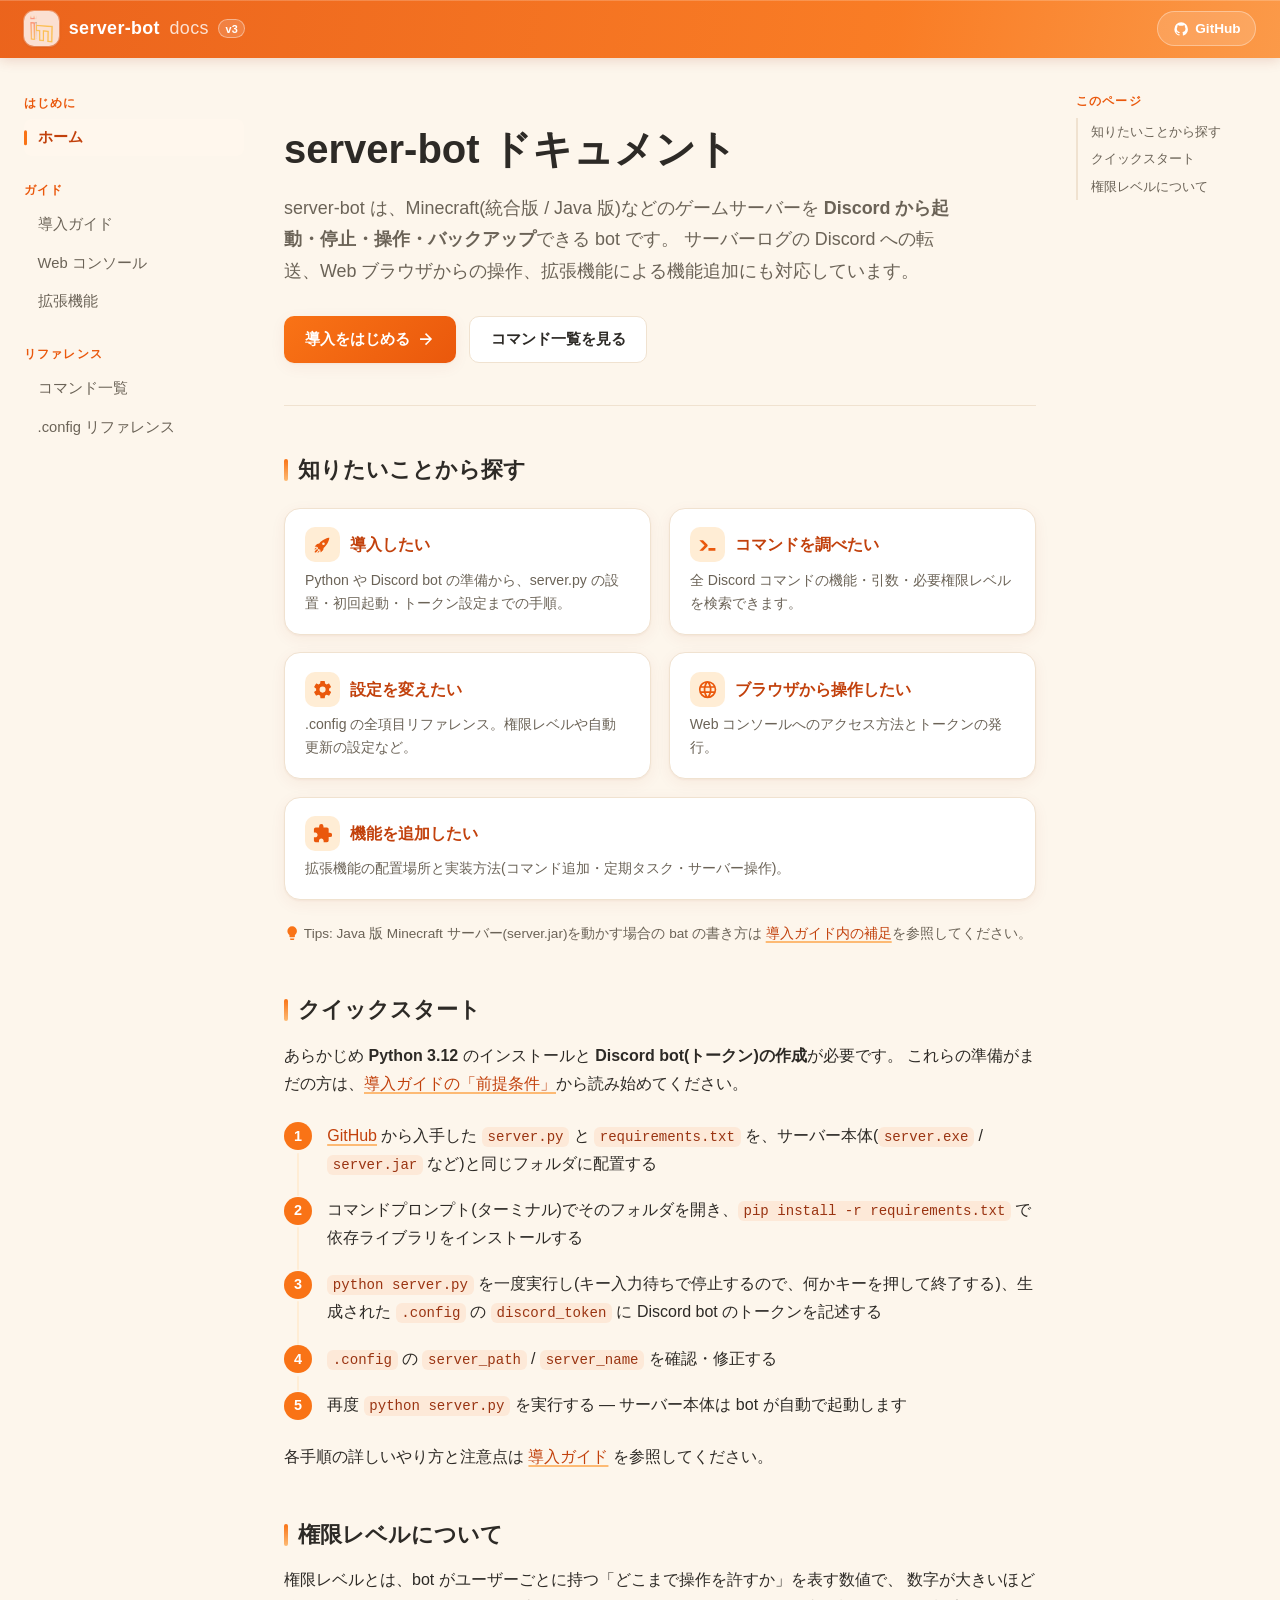
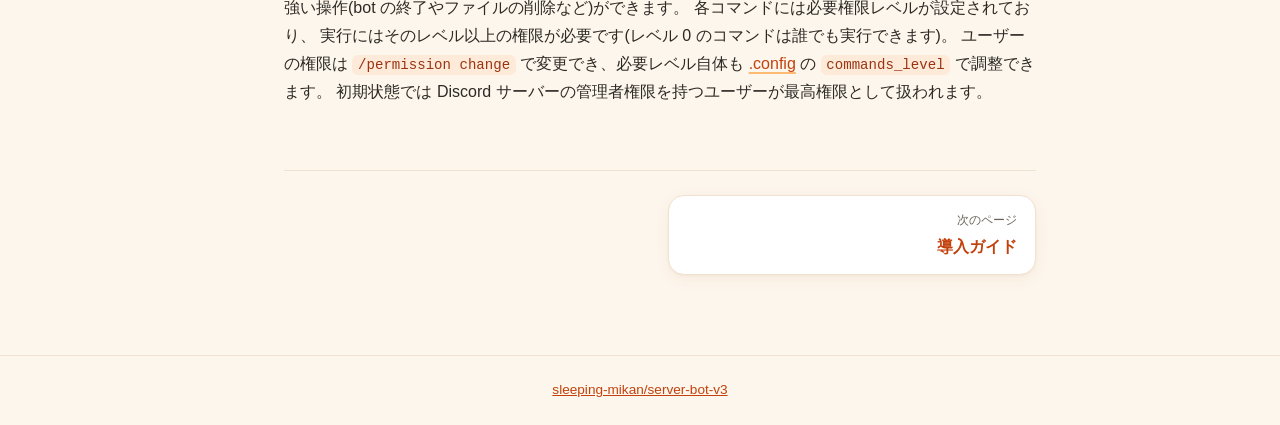
<file: index.html>
<!DOCTYPE html>
<html lang="ja">
<head>
<meta charset="utf-8">
<meta name="viewport" content="width=device-width, initial-scale=1">
<title>server-bot ドキュメント</title>
<meta name="description" content="Discord からゲームサーバーを管理する server-bot の公式ドキュメント">
<link rel="stylesheet" href="assets/style.css">
<link rel="icon" type="image/png" href="assets/icon.png">
</head>
<body>

<header class="site-header">
  <div class="inner">
    <a class="logo" href="index.html"><span class="logo-mark"><img src="assets/icon.png" alt=""></span>server-bot <span>docs</span><span class="ver">v3</span></a>
    <a class="gh-link" href="https://github.com/sleeping-mikan/server-bot-v3" target="_blank" rel="noopener"><svg class="mdi" viewBox="0 0 24 24"><path d="M12,2A10,10 0 0,0 2,12C2,16.42 4.87,20.17 8.84,21.5C9.34,21.58 9.5,21.27 9.5,21C9.5,20.77 9.5,20.14 9.5,19.31C6.73,19.91 6.14,17.97 6.14,17.97C5.68,16.81 5.03,16.5 5.03,16.5C4.12,15.88 5.1,15.9 5.1,15.9C6.1,15.97 6.63,16.93 6.63,16.93C7.5,18.45 8.97,18 9.54,17.76C9.63,17.11 9.89,16.67 10.17,16.42C7.95,16.17 5.62,15.31 5.62,11.5C5.62,10.39 6,9.5 6.65,8.79C6.55,8.54 6.2,7.5 6.75,6.15C6.75,6.15 7.59,5.88 9.5,7.17C10.29,6.95 11.15,6.84 12,6.84C12.85,6.84 13.71,6.95 14.5,7.17C16.41,5.88 17.25,6.15 17.25,6.15C17.8,7.5 17.45,8.54 17.35,8.79C18,9.5 18.38,10.39 18.38,11.5C18.38,15.32 16.04,16.16 13.81,16.41C14.17,16.72 14.5,17.33 14.5,18.26C14.5,19.6 14.5,20.68 14.5,21C14.5,21.27 14.66,21.59 15.17,21.5C19.14,20.16 22,16.42 22,12A10,10 0 0,0 12,2Z"/></svg>GitHub</a>
  </div>
</header>

<div class="layout">
  <nav class="sidebar">
    <div class="group-title">はじめに</div>
    <a href="index.html" class="active">ホーム</a>
    <div class="group-title">ガイド</div>
    <a href="setup.html">導入ガイド</a>
    <a href="web.html">Web コンソール</a>
    <a href="extensions.html">拡張機能</a>
    <div class="group-title">リファレンス</div>
    <a href="commands.html">コマンド一覧</a>
    <a href="config.html">.config リファレンス</a>
  </nav>

  <main>
    <div class="hero">
      <h1>server-bot ドキュメント</h1>
      <p class="lead">
        server-bot は、Minecraft(統合版 / Java 版)などのゲームサーバーを
        <strong>Discord から起動・停止・操作・バックアップ</strong>できる bot です。
        サーバーログの Discord への転送、Web ブラウザからの操作、拡張機能による機能追加にも対応しています。
      </p>
      <div class="hero-actions">
        <a class="btn btn-primary" href="setup.html">導入をはじめる<svg class="mdi" viewBox="0 0 24 24"><path d="M4,11V13H16L10.5,18.5L11.92,19.92L19.84,12L11.92,4.08L10.5,5.5L16,11H4Z"/></svg></a>
        <a class="btn btn-ghost" href="commands.html">コマンド一覧を見る</a>
      </div>
    </div>

    <h2 id="find">知りたいことから探す</h2>
    <div class="card-grid">
      <a class="card" href="setup.html">
        <div class="card-title"><svg class="mdi" viewBox="0 0 24 24"><path d="M2.81,14.12L5.64,11.29L8.17,10.79C11.39,6.41 17.55,4.22 19.78,4.22C19.78,6.45 17.59,12.61 13.21,15.83L12.71,18.36L9.88,21.19L9.17,17.66C7.76,17.66 7.76,17.66 7.05,16.95C6.34,16.24 6.34,16.24 6.34,14.83L2.81,14.12M5.64,16.95L7.05,18.36L4.39,21.03H2.97V19.61L5.64,16.95M4.22,15.54L5.46,15.71L3,18.16V16.74L4.22,15.54M8.29,18.54L8.46,19.78L7.26,21H5.84L8.29,18.54M13,9.5A1.5,1.5 0 0,0 11.5,11A1.5,1.5 0 0,0 13,12.5A1.5,1.5 0 0,0 14.5,11A1.5,1.5 0 0,0 13,9.5Z"/></svg>導入したい</div>
        <div class="card-desc">Python や Discord bot の準備から、server.py の設置・初回起動・トークン設定までの手順。</div>
      </a>
      <a class="card" href="commands.html">
        <div class="card-title"><svg class="mdi" viewBox="0 0 24 24"><path d="M13,19V16H21V19H13M8.5,13L2.47,7H6.71L11.67,11.95C12.25,12.54 12.25,13.5 11.67,14.07L6.74,19H2.5L8.5,13Z"/></svg>コマンドを調べたい</div>
        <div class="card-desc">全 Discord コマンドの機能・引数・必要権限レベルを検索できます。</div>
      </a>
      <a class="card" href="config.html">
        <div class="card-title"><svg class="mdi" viewBox="0 0 24 24"><path d="M12,15.5A3.5,3.5 0 0,1 8.5,12A3.5,3.5 0 0,1 12,8.5A3.5,3.5 0 0,1 15.5,12A3.5,3.5 0 0,1 12,15.5M19.43,12.97C19.47,12.65 19.5,12.33 19.5,12C19.5,11.67 19.47,11.34 19.43,11L21.54,9.37C21.73,9.22 21.78,8.95 21.66,8.73L19.66,5.27C19.54,5.05 19.27,4.96 19.05,5.05L16.56,6.05C16.04,5.66 15.5,5.32 14.87,5.07L14.5,2.42C14.46,2.18 14.25,2 14,2H10C9.75,2 9.54,2.18 9.5,2.42L9.13,5.07C8.5,5.32 7.96,5.66 7.44,6.05L4.95,5.05C4.73,4.96 4.46,5.05 4.34,5.27L2.34,8.73C2.21,8.95 2.27,9.22 2.46,9.37L4.57,11C4.53,11.34 4.5,11.67 4.5,12C4.5,12.33 4.53,12.65 4.57,12.97L2.46,14.63C2.27,14.78 2.21,15.05 2.34,15.27L4.34,18.73C4.46,18.95 4.73,19.03 4.95,18.95L7.44,17.94C7.96,18.34 8.5,18.68 9.13,18.93L9.5,21.58C9.54,21.82 9.75,22 10,22H14C14.25,22 14.46,21.82 14.5,21.58L14.87,18.93C15.5,18.67 16.04,18.34 16.56,17.94L19.05,18.95C19.27,19.03 19.54,18.95 19.66,18.73L21.66,15.27C21.78,15.05 21.73,14.78 21.54,14.63L19.43,12.97Z"/></svg>設定を変えたい</div>
        <div class="card-desc">.config の全項目リファレンス。権限レベルや自動更新の設定など。</div>
      </a>
      <a class="card" href="web.html">
        <div class="card-title"><svg class="mdi" viewBox="0 0 24 24"><path d="M16.36,14C16.44,13.34 16.5,12.68 16.5,12C16.5,11.32 16.44,10.66 16.36,10H19.74C19.9,10.64 20,11.31 20,12C20,12.69 19.9,13.36 19.74,14M14.59,19.56C15.19,18.45 15.65,17.25 15.97,16H18.92C17.96,17.65 16.43,18.93 14.59,19.56M14.34,14H9.66C9.56,13.34 9.5,12.68 9.5,12C9.5,11.32 9.56,10.65 9.66,10H14.34C14.43,10.65 14.5,11.32 14.5,12C14.5,12.68 14.43,13.34 14.34,14M12,19.96C11.17,18.76 10.5,17.43 10.09,16H13.91C13.5,17.43 12.83,18.76 12,19.96M8,8H5.08C6.03,6.34 7.57,5.06 9.4,4.44C8.8,5.55 8.35,6.75 8,8M5.08,16H8C8.35,17.25 8.8,18.45 9.4,19.56C7.57,18.93 6.03,17.65 5.08,16M4.26,14C4.1,13.36 4,12.69 4,12C4,11.31 4.1,10.64 4.26,10H7.64C7.56,10.66 7.5,11.32 7.5,12C7.5,12.68 7.56,13.34 7.64,14M12,4.03C12.83,5.23 13.5,6.57 13.91,8H10.09C10.5,6.57 11.17,5.23 12,4.03M18.92,8H15.97C15.65,6.75 15.19,5.55 14.59,4.44C16.43,5.07 17.96,6.34 18.92,8M12,2C6.47,2 2,6.5 2,12A10,10 0 0,0 12,22A10,10 0 0,0 22,12A10,10 0 0,0 12,2Z"/></svg>ブラウザから操作したい</div>
        <div class="card-desc">Web コンソールへのアクセス方法とトークンの発行。</div>
      </a>
      <a class="card" href="extensions.html">
        <div class="card-title"><svg class="mdi" viewBox="0 0 24 24"><path d="M20.5,11H19V7C19,5.89 18.1,5 17,5H13V3.5A2.5,2.5 0 0,0 10.5,1A2.5,2.5 0 0,0 8,3.5V5H4A2,2 0 0,0 2,7V10.8H3.5C5,10.8 6.2,12 6.2,13.5C6.2,15 5,16.2 3.5,16.2H2V20A2,2 0 0,0 4,22H7.8V20.5C7.8,19 9,17.8 10.5,17.8C12,17.8 13.2,19 13.2,20.5V22H17A2,2 0 0,0 19,20V16H20.5A2.5,2.5 0 0,0 23,13.5A2.5,2.5 0 0,0 20.5,11Z"/></svg>機能を追加したい</div>
        <div class="card-desc">拡張機能の配置場所と実装方法(コマンド追加・定期タスク・サーバー操作)。</div>
      </a>
    </div>
    <p class="tips">
      <svg class="mdi" viewBox="0 0 24 24"><path d="M12,2A7,7 0 0,0 5,9C5,11.38 6.19,13.47 8,14.74V17A1,1 0 0,0 9,18H15A1,1 0 0,0 16,17V14.74C17.81,13.47 19,11.38 19,9A7,7 0 0,0 12,2M9,21A1,1 0 0,0 10,22H14A1,1 0 0,0 15,21V20H9V21Z"/></svg>
      Tips: Java 版 Minecraft サーバー(server.jar)を動かす場合の bat の書き方は
      <a href="setup.html#java">導入ガイド内の補足</a>を参照してください。
    </p>

    <h2 id="quickstart">クイックスタート</h2>
    <p>
      あらかじめ <strong>Python 3.12</strong> のインストールと <strong>Discord bot(トークン)の作成</strong>が必要です。
      これらの準備がまだの方は、<a href="setup.html#prep">導入ガイドの「前提条件」</a>から読み始めてください。
    </p>
    <ol class="steps">
      <li><a href="https://github.com/sleeping-mikan/server-bot-v3" target="_blank" rel="noopener">GitHub</a> から入手した <code>server.py</code> と <code>requirements.txt</code> を、サーバー本体(<code>server.exe</code> / <code>server.jar</code> など)と同じフォルダに配置する</li>
      <li>コマンドプロンプト(ターミナル)でそのフォルダを開き、<code>pip install -r requirements.txt</code> で依存ライブラリをインストールする</li>
      <li><code>python server.py</code> を一度実行し(キー入力待ちで停止するので、何かキーを押して終了する)、生成された <code>.config</code> の <code>discord_token</code> に Discord bot のトークンを記述する</li>
      <li><code>.config</code> の <code>server_path</code> / <code>server_name</code> を確認・修正する</li>
      <li>再度 <code>python server.py</code> を実行する — サーバー本体は bot が自動で起動します</li>
    </ol>
    <p>各手順の詳しいやり方と注意点は <a href="setup.html">導入ガイド</a> を参照してください。</p>

    <h2 id="permission">権限レベルについて</h2>
    <p>
      権限レベルとは、bot がユーザーごとに持つ「どこまで操作を許すか」を表す数値で、
      数字が大きいほど強い操作(bot の終了やファイルの削除など)ができます。
      各コマンドには必要権限レベルが設定されており、
      実行にはそのレベル以上の権限が必要です(レベル 0 のコマンドは誰でも実行できます)。
      ユーザーの権限は <code>/permission change</code> で変更でき、必要レベル自体も
      <a href="config.html">.config</a> の <code>commands_level</code> で調整できます。
      初期状態では Discord サーバーの管理者権限を持つユーザーが最高権限として扱われます。
    </p>

    <nav class="page-nav">
      <a class="page-nav-next" href="setup.html"><span>次のページ</span><strong>導入ガイド</strong></a>
    </nav>
  </main>

  <aside class="toc">
    <div class="toc-title">このページ</div>
    <a href="#find">知りたいことから探す</a>
    <a href="#quickstart">クイックスタート</a>
    <a href="#permission">権限レベルについて</a>
  </aside>
</div>

<footer class="site-footer">
  <a href="https://github.com/sleeping-mikan/server-bot-v3" target="_blank" rel="noopener">sleeping-mikan/server-bot-v3</a>
</footer>

<script src="assets/site.js" defer></script>

</body>
</html>
</file>
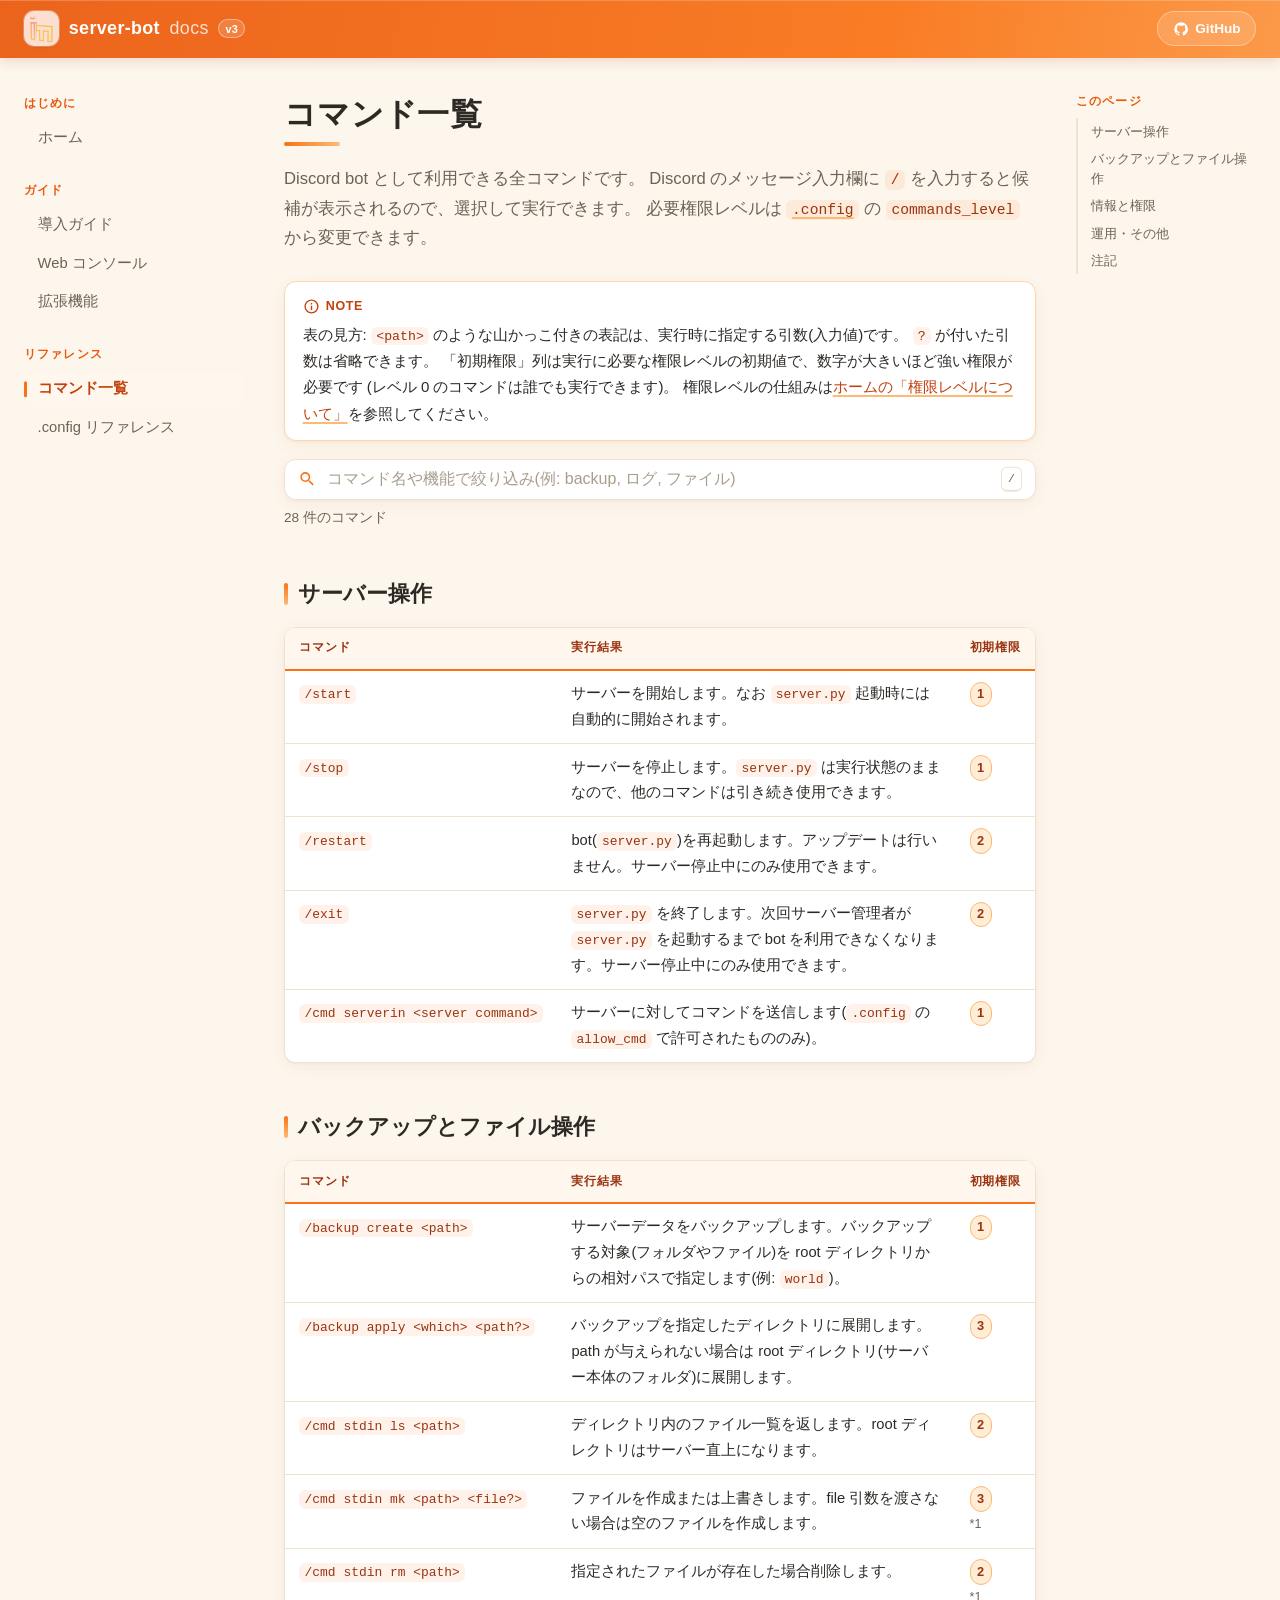
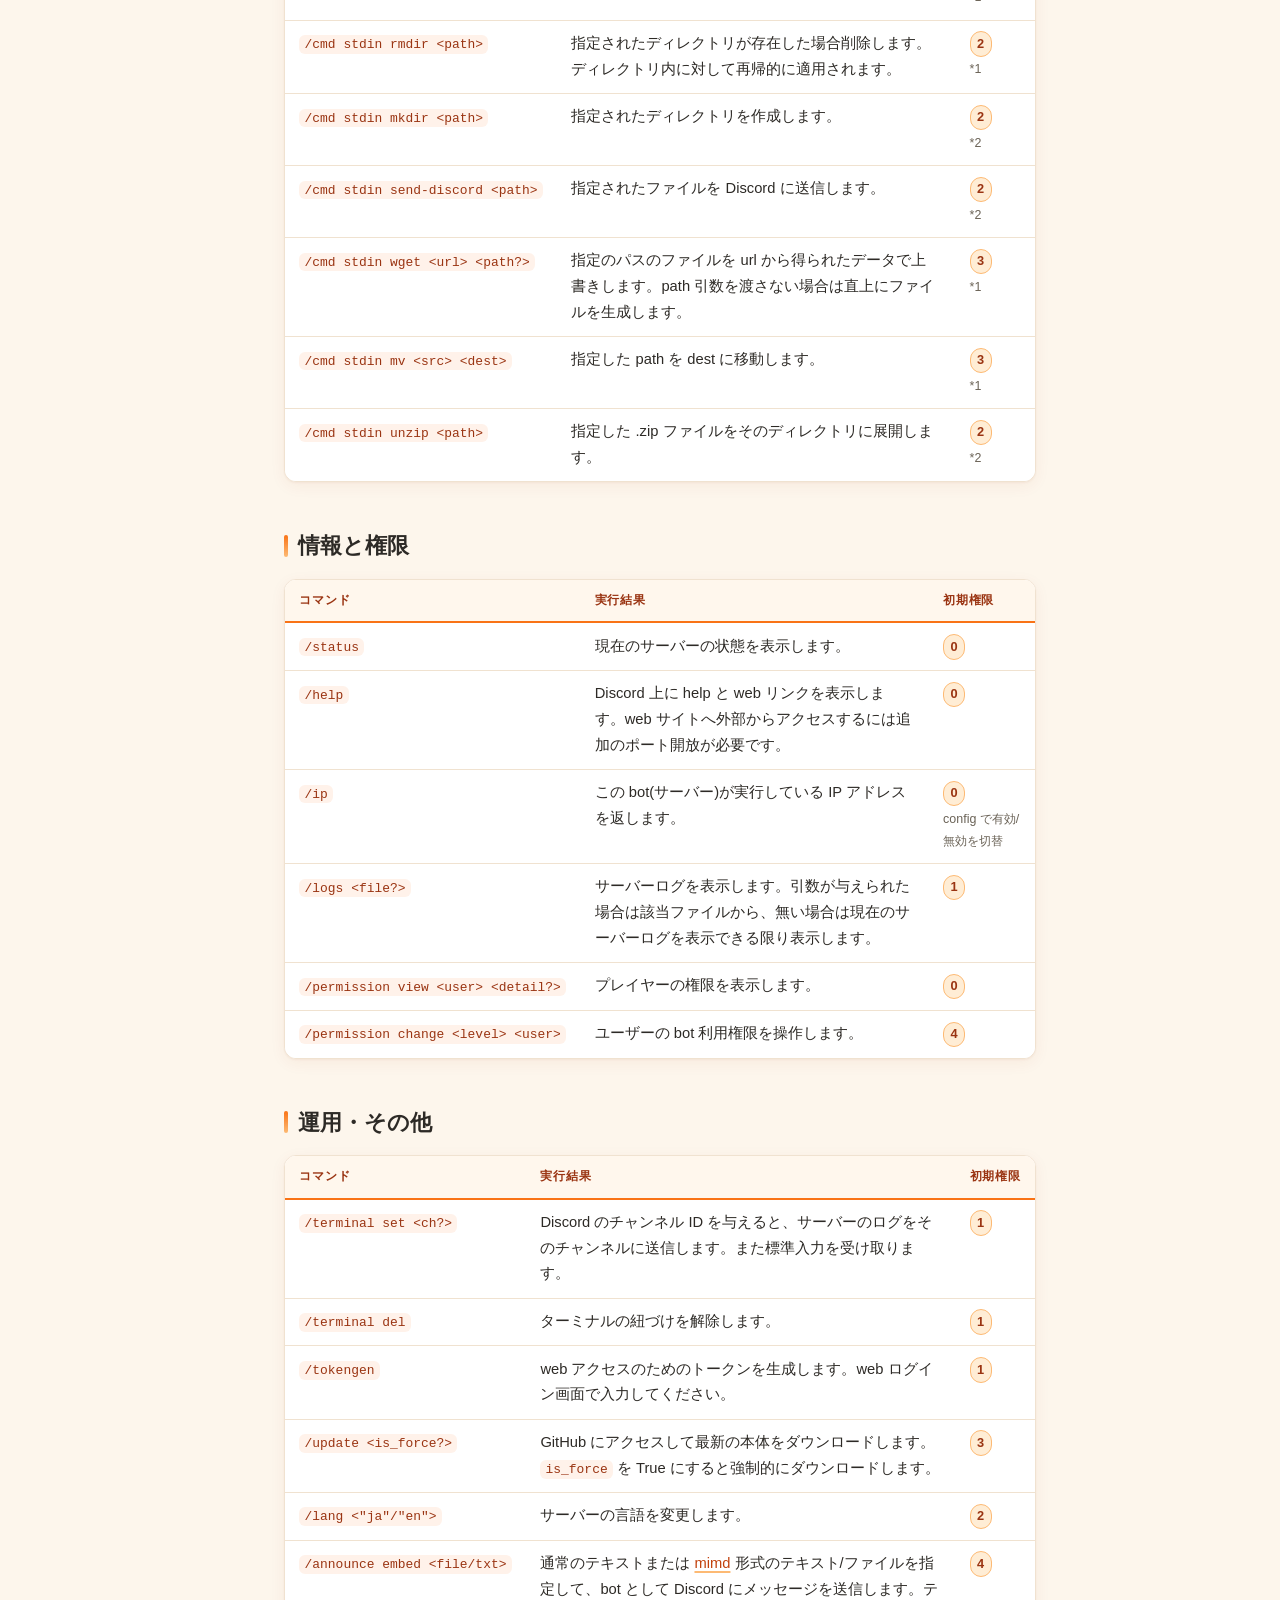
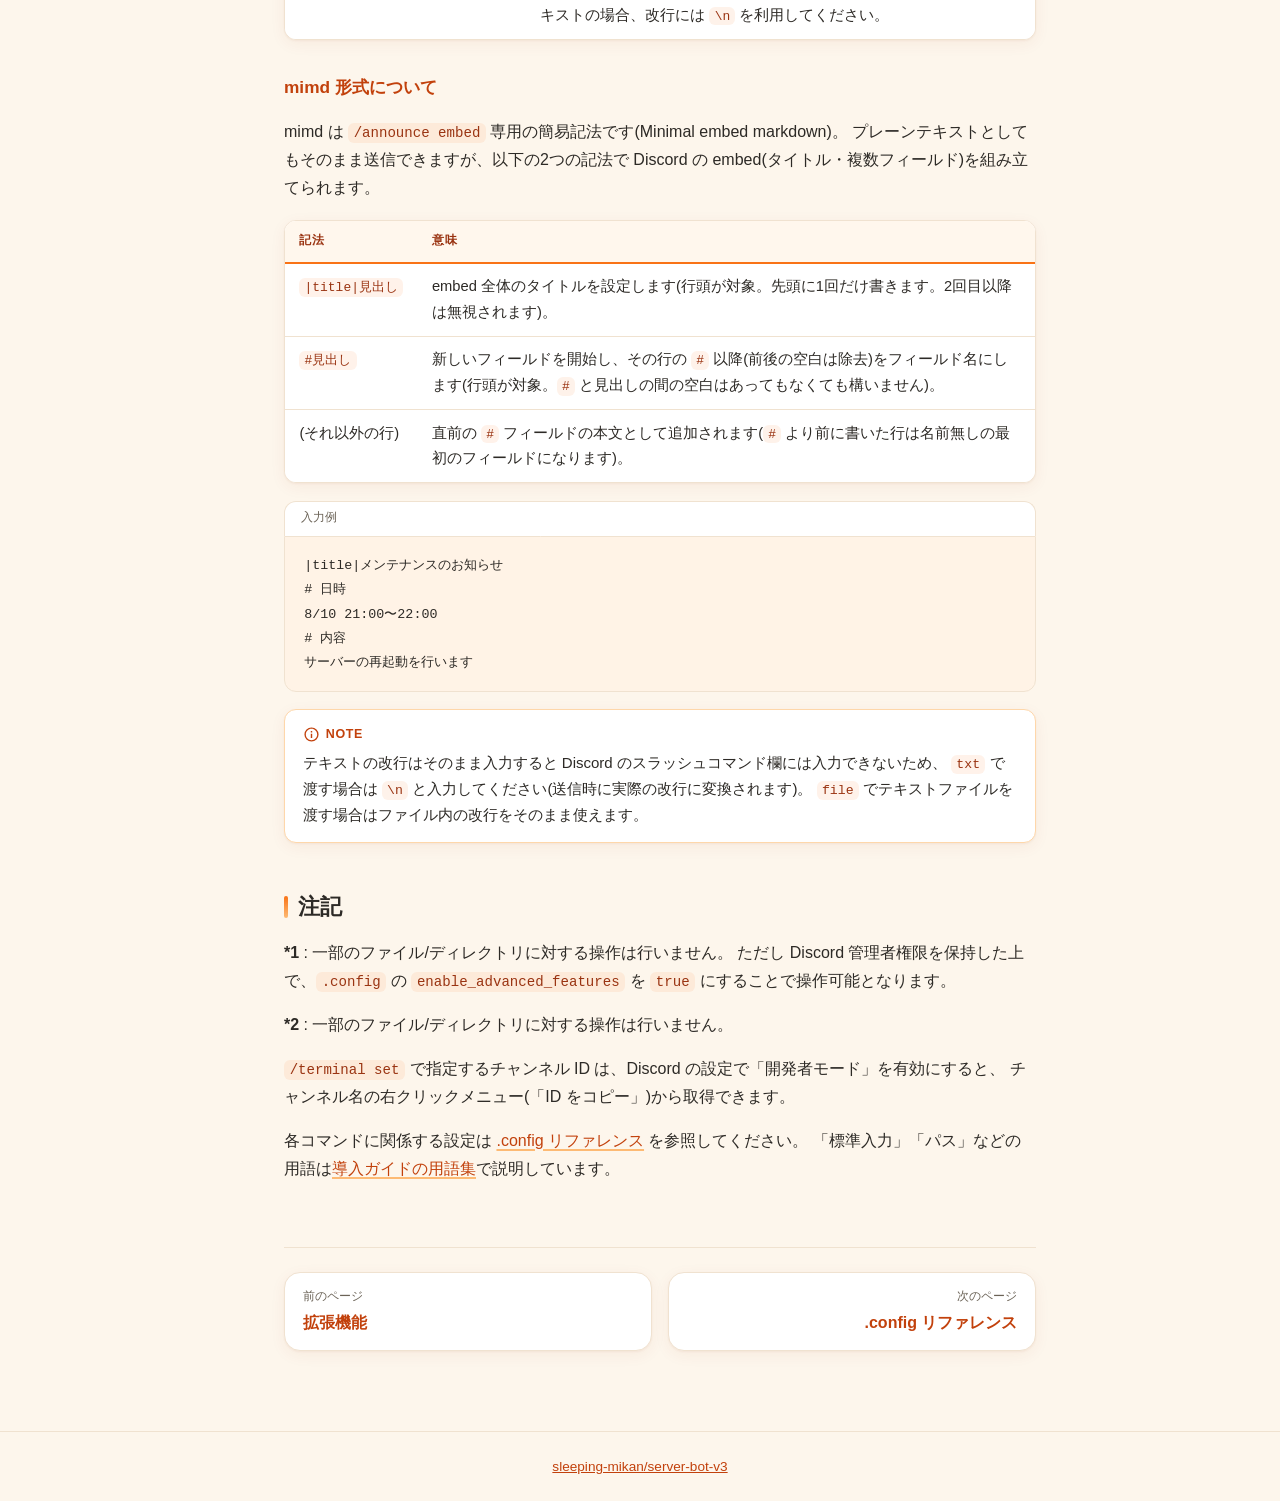
<file: commands.html>
<!DOCTYPE html>
<html lang="ja">
<head>
<meta charset="utf-8">
<meta name="viewport" content="width=device-width, initial-scale=1">
<title>コマンド一覧 | server-bot ドキュメント</title>
<link rel="stylesheet" href="assets/style.css">
<link rel="icon" type="image/png" href="assets/icon.png">
</head>
<body>

<header class="site-header">
  <div class="inner">
    <a class="logo" href="index.html"><span class="logo-mark"><img src="assets/icon.png" alt=""></span>server-bot <span>docs</span><span class="ver">v3</span></a>
    <a class="gh-link" href="https://github.com/sleeping-mikan/server-bot-v3" target="_blank" rel="noopener"><svg class="mdi" viewBox="0 0 24 24"><path d="M12,2A10,10 0 0,0 2,12C2,16.42 4.87,20.17 8.84,21.5C9.34,21.58 9.5,21.27 9.5,21C9.5,20.77 9.5,20.14 9.5,19.31C6.73,19.91 6.14,17.97 6.14,17.97C5.68,16.81 5.03,16.5 5.03,16.5C4.12,15.88 5.1,15.9 5.1,15.9C6.1,15.97 6.63,16.93 6.63,16.93C7.5,18.45 8.97,18 9.54,17.76C9.63,17.11 9.89,16.67 10.17,16.42C7.95,16.17 5.62,15.31 5.62,11.5C5.62,10.39 6,9.5 6.65,8.79C6.55,8.54 6.2,7.5 6.75,6.15C6.75,6.15 7.59,5.88 9.5,7.17C10.29,6.95 11.15,6.84 12,6.84C12.85,6.84 13.71,6.95 14.5,7.17C16.41,5.88 17.25,6.15 17.25,6.15C17.8,7.5 17.45,8.54 17.35,8.79C18,9.5 18.38,10.39 18.38,11.5C18.38,15.32 16.04,16.16 13.81,16.41C14.17,16.72 14.5,17.33 14.5,18.26C14.5,19.6 14.5,20.68 14.5,21C14.5,21.27 14.66,21.59 15.17,21.5C19.14,20.16 22,16.42 22,12A10,10 0 0,0 12,2Z"/></svg>GitHub</a>
  </div>
</header>

<div class="layout">
  <nav class="sidebar">
    <div class="group-title">はじめに</div>
    <a href="index.html">ホーム</a>
    <div class="group-title">ガイド</div>
    <a href="setup.html">導入ガイド</a>
    <a href="web.html">Web コンソール</a>
    <a href="extensions.html">拡張機能</a>
    <div class="group-title">リファレンス</div>
    <a href="commands.html" class="active">コマンド一覧</a>
    <a href="config.html">.config リファレンス</a>
  </nav>

  <main>
    <h1>コマンド一覧</h1>
    <p class="lead">
      Discord bot として利用できる全コマンドです。
      Discord のメッセージ入力欄に <code>/</code> を入力すると候補が表示されるので、選択して実行できます。
      必要権限レベルは
      <a href="config.html"><code>.config</code></a> の <code>commands_level</code> から変更できます。
    </p>

    <div class="note">
      表の見方:
      <code>&lt;path&gt;</code> のような山かっこ付きの表記は、実行時に指定する引数(入力値)です。
      <code>?</code> が付いた引数は省略できます。
      「初期権限」列は実行に必要な権限レベルの初期値で、数字が大きいほど強い権限が必要です
      (レベル 0 のコマンドは誰でも実行できます)。
      権限レベルの仕組みは<a href="index.html#permission">ホームの「権限レベルについて」</a>を参照してください。
    </div>

    <div class="search-wrap">
      <svg class="mdi" viewBox="0 0 24 24"><path d="M9.5,3A6.5,6.5 0 0,1 16,9.5C16,11.11 15.41,12.59 14.44,13.73L14.71,14H15.5L20.5,19L19,20.5L14,15.5V14.71L13.73,14.44C12.59,15.41 11.11,16 9.5,16A6.5,6.5 0 0,1 3,9.5A6.5,6.5 0 0,1 9.5,3M9.5,5C7,5 5,7 5,9.5C5,12 7,14 9.5,14C12,14 14,12 14,9.5C14,7 12,5 9.5,5Z"/></svg>
      <input class="filter-box" id="filter" type="search"
             placeholder="コマンド名や機能で絞り込み(例: backup, ログ, ファイル)" autocomplete="off">
      <kbd class="key-hint">/</kbd>
    </div>
    <p class="filter-count" id="filter-count"></p>

    <section class="cmd-group" id="cmd-server">
      <h2>サーバー操作</h2>
      <div class="table-wrap">
        <table class="cmd-table">
          <thead>
            <tr><th>コマンド</th><th>実行結果</th><th>初期権限</th></tr>
          </thead>
          <tbody>
            <tr data-k="start 起動 開始 サーバー">
              <td><code>/start</code></td>
              <td>サーバーを開始します。なお <code>server.py</code> 起動時には自動的に開始されます。</td>
              <td><span class="lv">1</span></td>
            </tr>
            <tr data-k="stop 停止 サーバー">
              <td><code>/stop</code></td>
              <td>サーバーを停止します。<code>server.py</code> は実行状態のままなので、他のコマンドは引き続き使用できます。</td>
              <td><span class="lv">1</span></td>
            </tr>
            <tr data-k="restart 再起動 リスタート">
              <td><code>/restart</code></td>
              <td>bot(<code>server.py</code>)を再起動します。アップデートは行いません。サーバー停止中にのみ使用できます。</td>
              <td><span class="lv">2</span></td>
            </tr>
            <tr data-k="exit 終了 シャットダウン">
              <td><code>/exit</code></td>
              <td><code>server.py</code> を終了します。次回サーバー管理者が <code>server.py</code> を起動するまで bot を利用できなくなります。サーバー停止中にのみ使用できます。</td>
              <td><span class="lv">2</span></td>
            </tr>
            <tr data-k="cmd serverin コマンド送信 コンソール minecraft">
              <td><code>/cmd serverin &lt;server command&gt;</code></td>
              <td>サーバーに対してコマンドを送信します(<code>.config</code> の <code>allow_cmd</code> で許可されたもののみ)。</td>
              <td><span class="lv">1</span></td>
            </tr>
          </tbody>
        </table>
      </div>
    </section>

    <section class="cmd-group" id="cmd-files">
      <h2>バックアップとファイル操作</h2>
      <div class="table-wrap">
        <table class="cmd-table">
          <thead>
            <tr><th>コマンド</th><th>実行結果</th><th>初期権限</th></tr>
          </thead>
          <tbody>
            <tr data-k="backup create バックアップ 作成 保存">
              <td><code>/backup create &lt;path&gt;</code></td>
              <td>サーバーデータをバックアップします。バックアップする対象(フォルダやファイル)を root ディレクトリからの相対パスで指定します(例: <code>world</code>)。</td>
              <td><span class="lv">1</span></td>
            </tr>
            <tr data-k="backup apply バックアップ 復元 展開">
              <td><code>/backup apply &lt;which&gt; &lt;path?&gt;</code></td>
              <td>バックアップを指定したディレクトリに展開します。path が与えられない場合は root ディレクトリ(サーバー本体のフォルダ)に展開します。</td>
              <td><span class="lv">3</span></td>
            </tr>
            <tr data-k="cmd stdin ls ファイル一覧 ディレクトリ">
              <td><code>/cmd stdin ls &lt;path&gt;</code></td>
              <td>ディレクトリ内のファイル一覧を返します。root ディレクトリはサーバー直上になります。</td>
              <td><span class="lv">2</span></td>
            </tr>
            <tr data-k="cmd stdin mk ファイル作成 上書き">
              <td><code>/cmd stdin mk &lt;path&gt; &lt;file?&gt;</code></td>
              <td>ファイルを作成または上書きします。file 引数を渡さない場合は空のファイルを作成します。</td>
              <td><span class="lv">3</span><small class="td-note">*1</small></td>
            </tr>
            <tr data-k="cmd stdin rm ファイル削除">
              <td><code>/cmd stdin rm &lt;path&gt;</code></td>
              <td>指定されたファイルが存在した場合削除します。</td>
              <td><span class="lv">2</span><small class="td-note">*1</small></td>
            </tr>
            <tr data-k="cmd stdin rmdir ディレクトリ削除 フォルダ">
              <td><code>/cmd stdin rmdir &lt;path&gt;</code></td>
              <td>指定されたディレクトリが存在した場合削除します。ディレクトリ内に対して再帰的に適用されます。</td>
              <td><span class="lv">2</span><small class="td-note">*1</small></td>
            </tr>
            <tr data-k="cmd stdin mkdir ディレクトリ作成 フォルダ">
              <td><code>/cmd stdin mkdir &lt;path&gt;</code></td>
              <td>指定されたディレクトリを作成します。</td>
              <td><span class="lv">2</span><small class="td-note">*2</small></td>
            </tr>
            <tr data-k="cmd stdin send-discord ファイル送信 ダウンロード">
              <td><code>/cmd stdin send-discord &lt;path&gt;</code></td>
              <td>指定されたファイルを Discord に送信します。</td>
              <td><span class="lv">2</span><small class="td-note">*2</small></td>
            </tr>
            <tr data-k="cmd stdin wget ダウンロード url 取得">
              <td><code>/cmd stdin wget &lt;url&gt; &lt;path?&gt;</code></td>
              <td>指定のパスのファイルを url から得られたデータで上書きします。path 引数を渡さない場合は直上にファイルを生成します。</td>
              <td><span class="lv">3</span><small class="td-note">*1</small></td>
            </tr>
            <tr data-k="cmd stdin mv ファイル移動 リネーム">
              <td><code>/cmd stdin mv &lt;src&gt; &lt;dest&gt;</code></td>
              <td>指定した path を dest に移動します。</td>
              <td><span class="lv">3</span><small class="td-note">*1</small></td>
            </tr>
            <tr data-k="cmd stdin unzip zip 展開 解凍">
              <td><code>/cmd stdin unzip &lt;path&gt;</code></td>
              <td>指定した .zip ファイルをそのディレクトリに展開します。</td>
              <td><span class="lv">2</span><small class="td-note">*2</small></td>
            </tr>
          </tbody>
        </table>
      </div>
    </section>

    <section class="cmd-group" id="cmd-info">
      <h2>情報と権限</h2>
      <div class="table-wrap">
        <table class="cmd-table">
          <thead>
            <tr><th>コマンド</th><th>実行結果</th><th>初期権限</th></tr>
          </thead>
          <tbody>
            <tr data-k="status 状態 ステータス cpu バージョン">
              <td><code>/status</code></td>
              <td>現在のサーバーの状態を表示します。</td>
              <td><span class="lv">0</span></td>
            </tr>
            <tr data-k="help ヘルプ 使い方">
              <td><code>/help</code></td>
              <td>Discord 上に help と web リンクを表示します。web サイトへ外部からアクセスするには追加のポート開放が必要です。</td>
              <td><span class="lv">0</span></td>
            </tr>
            <tr data-k="ip アドレス address">
              <td><code>/ip</code></td>
              <td>この bot(サーバー)が実行している IP アドレスを返します。</td>
              <td><span class="lv">0</span><small class="td-note">config で有効/無効を切替</small></td>
            </tr>
            <tr data-k="logs ログ 表示">
              <td><code>/logs &lt;file?&gt;</code></td>
              <td>サーバーログを表示します。引数が与えられた場合は該当ファイルから、無い場合は現在のサーバーログを表示できる限り表示します。</td>
              <td><span class="lv">1</span></td>
            </tr>
            <tr data-k="permission view 権限確認 表示">
              <td><code>/permission view &lt;user&gt; &lt;detail?&gt;</code></td>
              <td>プレイヤーの権限を表示します。</td>
              <td><span class="lv">0</span></td>
            </tr>
            <tr data-k="permission change 権限変更 レベル">
              <td><code>/permission change &lt;level&gt; &lt;user&gt;</code></td>
              <td>ユーザーの bot 利用権限を操作します。</td>
              <td><span class="lv">4</span></td>
            </tr>
          </tbody>
        </table>
      </div>
    </section>

    <section class="cmd-group" id="cmd-ops">
      <h2>運用・その他</h2>
      <div class="table-wrap">
        <table class="cmd-table">
          <thead>
            <tr><th>コマンド</th><th>実行結果</th><th>初期権限</th></tr>
          </thead>
          <tbody>
            <tr data-k="terminal set ターミナル コンソール ログ転送 チャンネル">
              <td><code>/terminal set &lt;ch?&gt;</code></td>
              <td>Discord のチャンネル ID を与えると、サーバーのログをそのチャンネルに送信します。また標準入力を受け取ります。</td>
              <td><span class="lv">1</span></td>
            </tr>
            <tr data-k="terminal del ターミナル解除">
              <td><code>/terminal del</code></td>
              <td>ターミナルの紐づけを解除します。</td>
              <td><span class="lv">1</span></td>
            </tr>
            <tr data-k="tokengen トークン web ログイン">
              <td><code>/tokengen</code></td>
              <td>web アクセスのためのトークンを生成します。web ログイン画面で入力してください。</td>
              <td><span class="lv">1</span></td>
            </tr>
            <tr data-k="update アップデート 更新 github">
              <td><code>/update &lt;is_force?&gt;</code></td>
              <td>GitHub にアクセスして最新の本体をダウンロードします。<code>is_force</code> を True にすると強制的にダウンロードします。</td>
              <td><span class="lv">3</span></td>
            </tr>
            <tr data-k="lang 言語 japanese english 日本語 英語">
              <td><code>/lang &lt;"ja"/"en"&gt;</code></td>
              <td>サーバーの言語を変更します。</td>
              <td><span class="lv">2</span></td>
            </tr>
            <tr data-k="announce embed アナウンス メッセージ送信 mimd">
              <td><code>/announce embed &lt;file/txt&gt;</code></td>
              <td>通常のテキストまたは <a href="#mimd">mimd</a> 形式のテキスト/ファイルを指定して、bot として Discord にメッセージを送信します。テキストの場合、改行には <code>\n</code> を利用してください。</td>
              <td><span class="lv">4</span></td>
            </tr>
          </tbody>
        </table>
      </div>

      <h3 id="mimd">mimd 形式について</h3>
      <p>
        mimd は <code>/announce embed</code> 専用の簡易記法です(Minimal embed markdown)。
        プレーンテキストとしてもそのまま送信できますが、以下の2つの記法で
        Discord の embed(タイトル・複数フィールド)を組み立てられます。
      </p>
      <div class="table-wrap">
        <table>
          <thead><tr><th>記法</th><th>意味</th></tr></thead>
          <tbody>
            <tr><td><code>|title|見出し</code></td><td>embed 全体のタイトルを設定します(行頭が対象。先頭に1回だけ書きます。2回目以降は無視されます)。</td></tr>
            <tr><td><code>#見出し</code></td><td>新しいフィールドを開始し、その行の <code>#</code> 以降(前後の空白は除去)をフィールド名にします(行頭が対象。<code>#</code> と見出しの間の空白はあってもなくても構いません)。</td></tr>
            <tr><td>(それ以外の行)</td><td>直前の <code>#</code> フィールドの本文として追加されます(<code>#</code> より前に書いた行は名前無しの最初のフィールドになります)。</td></tr>
          </tbody>
        </table>
      </div>
      <figure class="code">
      <figcaption>入力例</figcaption>
      <pre><code>|title|メンテナンスのお知らせ
# 日時
8/10 21:00〜22:00
# 内容
サーバーの再起動を行います</code></pre>
      </figure>
      <div class="note">
        テキストの改行はそのまま入力すると Discord のスラッシュコマンド欄には入力できないため、
        <code>txt</code> で渡す場合は <code>\n</code> と入力してください(送信時に実際の改行に変換されます)。
        <code>file</code> でテキストファイルを渡す場合はファイル内の改行をそのまま使えます。
      </div>
    </section>

    <h2 id="notes">注記</h2>
    <p>
      <strong>*1</strong> : 一部のファイル/ディレクトリに対する操作は行いません。
      ただし Discord 管理者権限を保持した上で、<code>.config</code> の
      <code>enable_advanced_features</code> を <code>true</code> にすることで操作可能となります。
    </p>
    <p><strong>*2</strong> : 一部のファイル/ディレクトリに対する操作は行いません。</p>
    <p>
      <code>/terminal set</code> で指定するチャンネル ID は、Discord の設定で「開発者モード」を有効にすると、
      チャンネル名の右クリックメニュー(「ID をコピー」)から取得できます。
    </p>
    <p>
      各コマンドに関係する設定は <a href="config.html">.config リファレンス</a> を参照してください。
      「標準入力」「パス」などの用語は<a href="setup.html#glossary">導入ガイドの用語集</a>で説明しています。
    </p>

    <nav class="page-nav">
      <a class="page-nav-prev" href="extensions.html"><span>前のページ</span><strong>拡張機能</strong></a>
      <a class="page-nav-next" href="config.html"><span>次のページ</span><strong>.config リファレンス</strong></a>
    </nav>
  </main>

  <aside class="toc">
    <div class="toc-title">このページ</div>
    <a href="#cmd-server">サーバー操作</a>
    <a href="#cmd-files">バックアップとファイル操作</a>
    <a href="#cmd-info">情報と権限</a>
    <a href="#cmd-ops">運用・その他</a>
    <a href="#notes">注記</a>
  </aside>
</div>

<footer class="site-footer">
  <a href="https://github.com/sleeping-mikan/server-bot-v3" target="_blank" rel="noopener">sleeping-mikan/server-bot-v3</a>
</footer>

<script>
(function () {
  var box = document.getElementById("filter");
  var count = document.getElementById("filter-count");
  var rows = Array.prototype.slice.call(document.querySelectorAll(".cmd-table tbody tr"));
  var groups = Array.prototype.slice.call(document.querySelectorAll(".cmd-group"));
  function update() {
    var q = box.value.trim().toLowerCase();
    var visible = 0;
    rows.forEach(function (tr) {
      var text = (tr.textContent + " " + (tr.getAttribute("data-k") || "")).toLowerCase();
      var hit = q === "" || q.split(/\s+/).every(function (w) { return text.indexOf(w) !== -1; });
      tr.style.display = hit ? "" : "none";
      if (hit) visible++;
    });
    /* すべての行が非表示になったグループは見出しごと隠す */
    groups.forEach(function (g) {
      var any = Array.prototype.some.call(g.querySelectorAll("tbody tr"), function (tr) {
        return tr.style.display !== "none";
      });
      g.style.display = any ? "" : "none";
    });
    count.textContent = q === "" ? rows.length + " 件のコマンド" : visible + " / " + rows.length + " 件がヒット";
  }
  box.addEventListener("input", update);
  update();
})();
</script>
<script src="assets/site.js" defer></script>

</body>
</html>
</file>
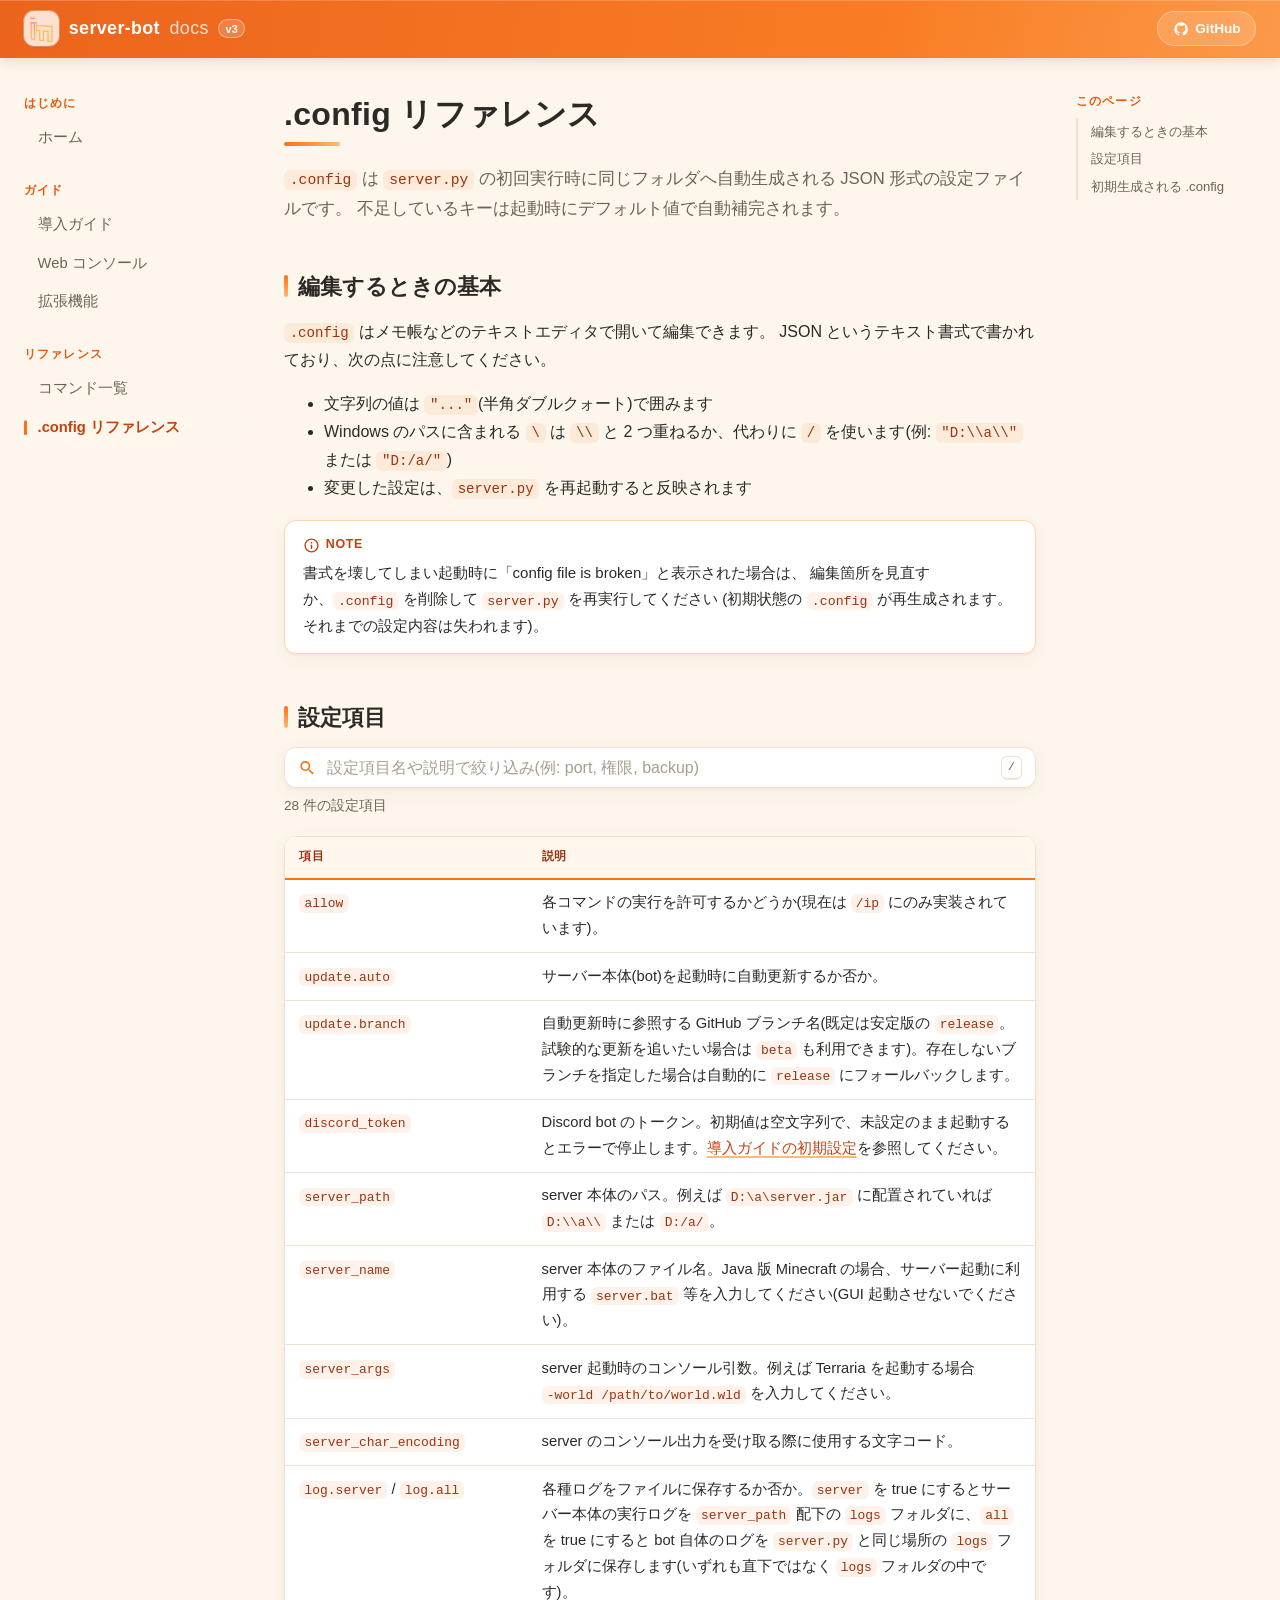
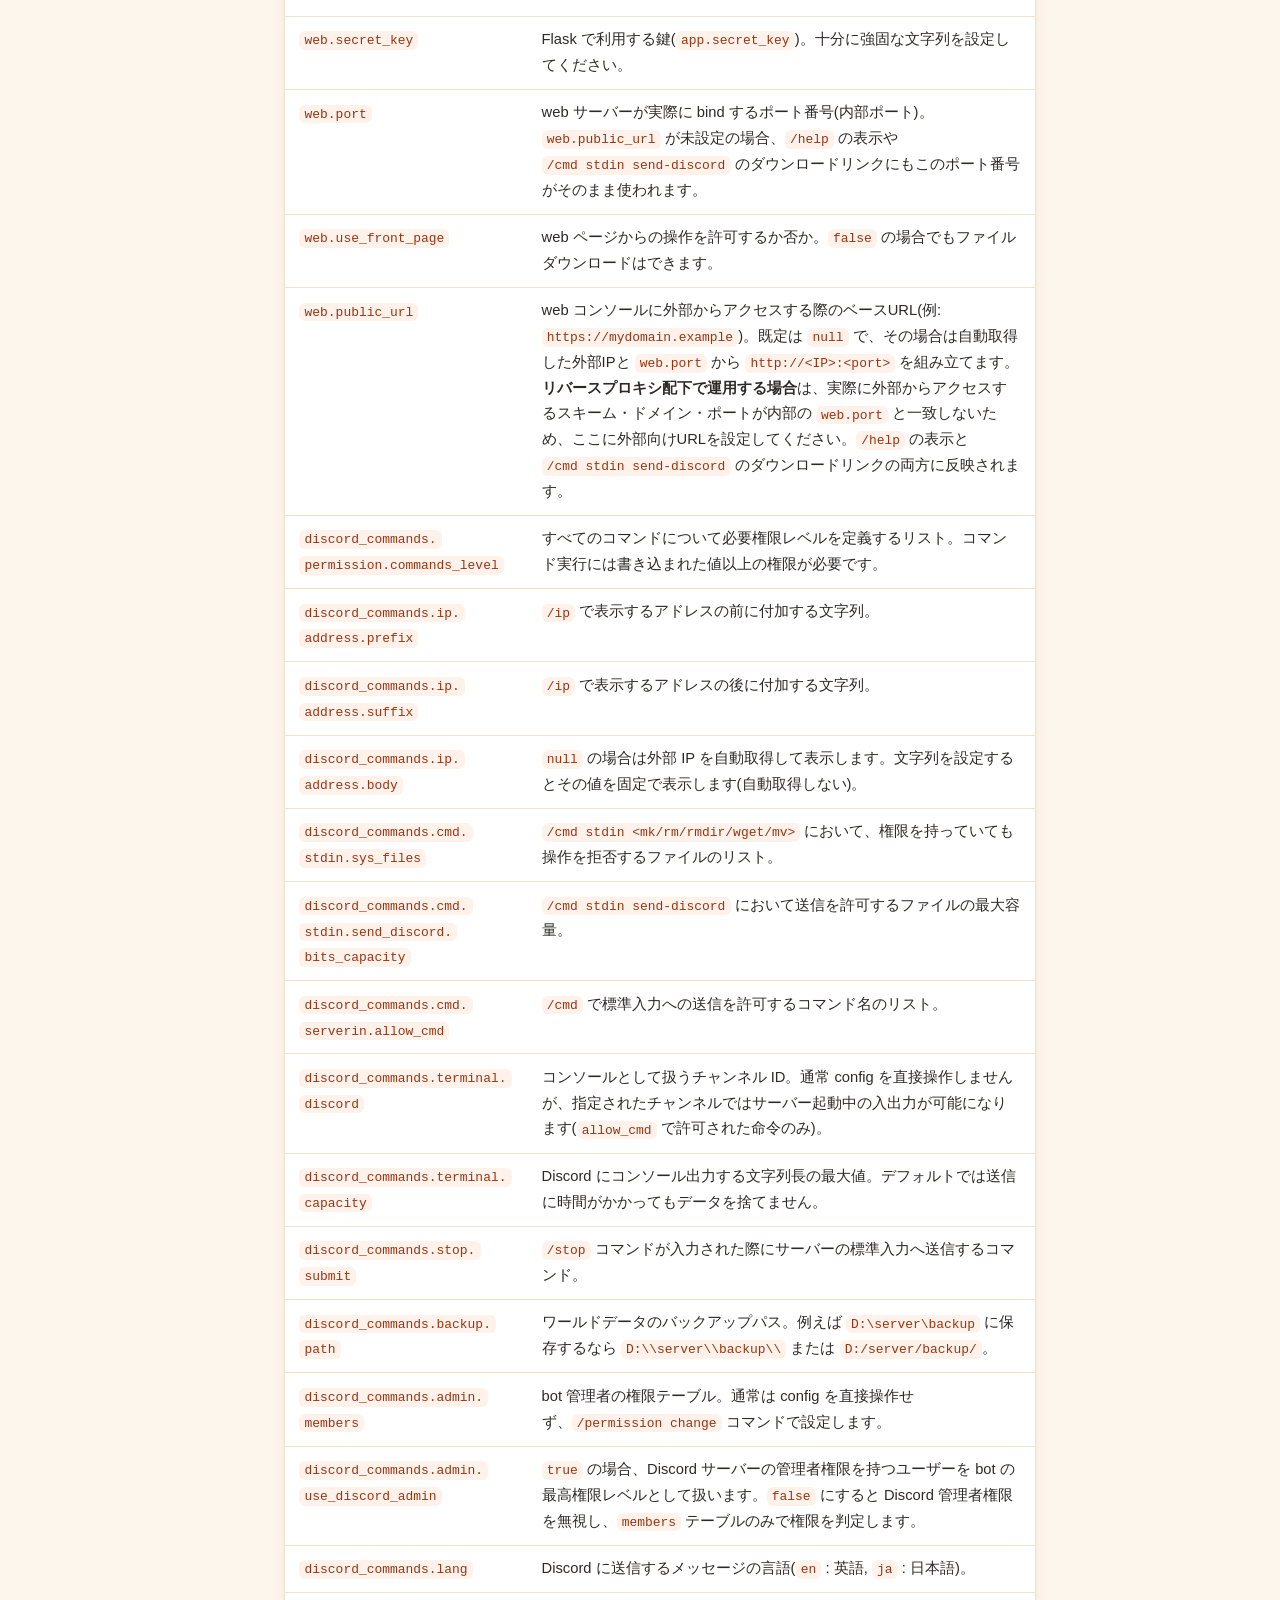
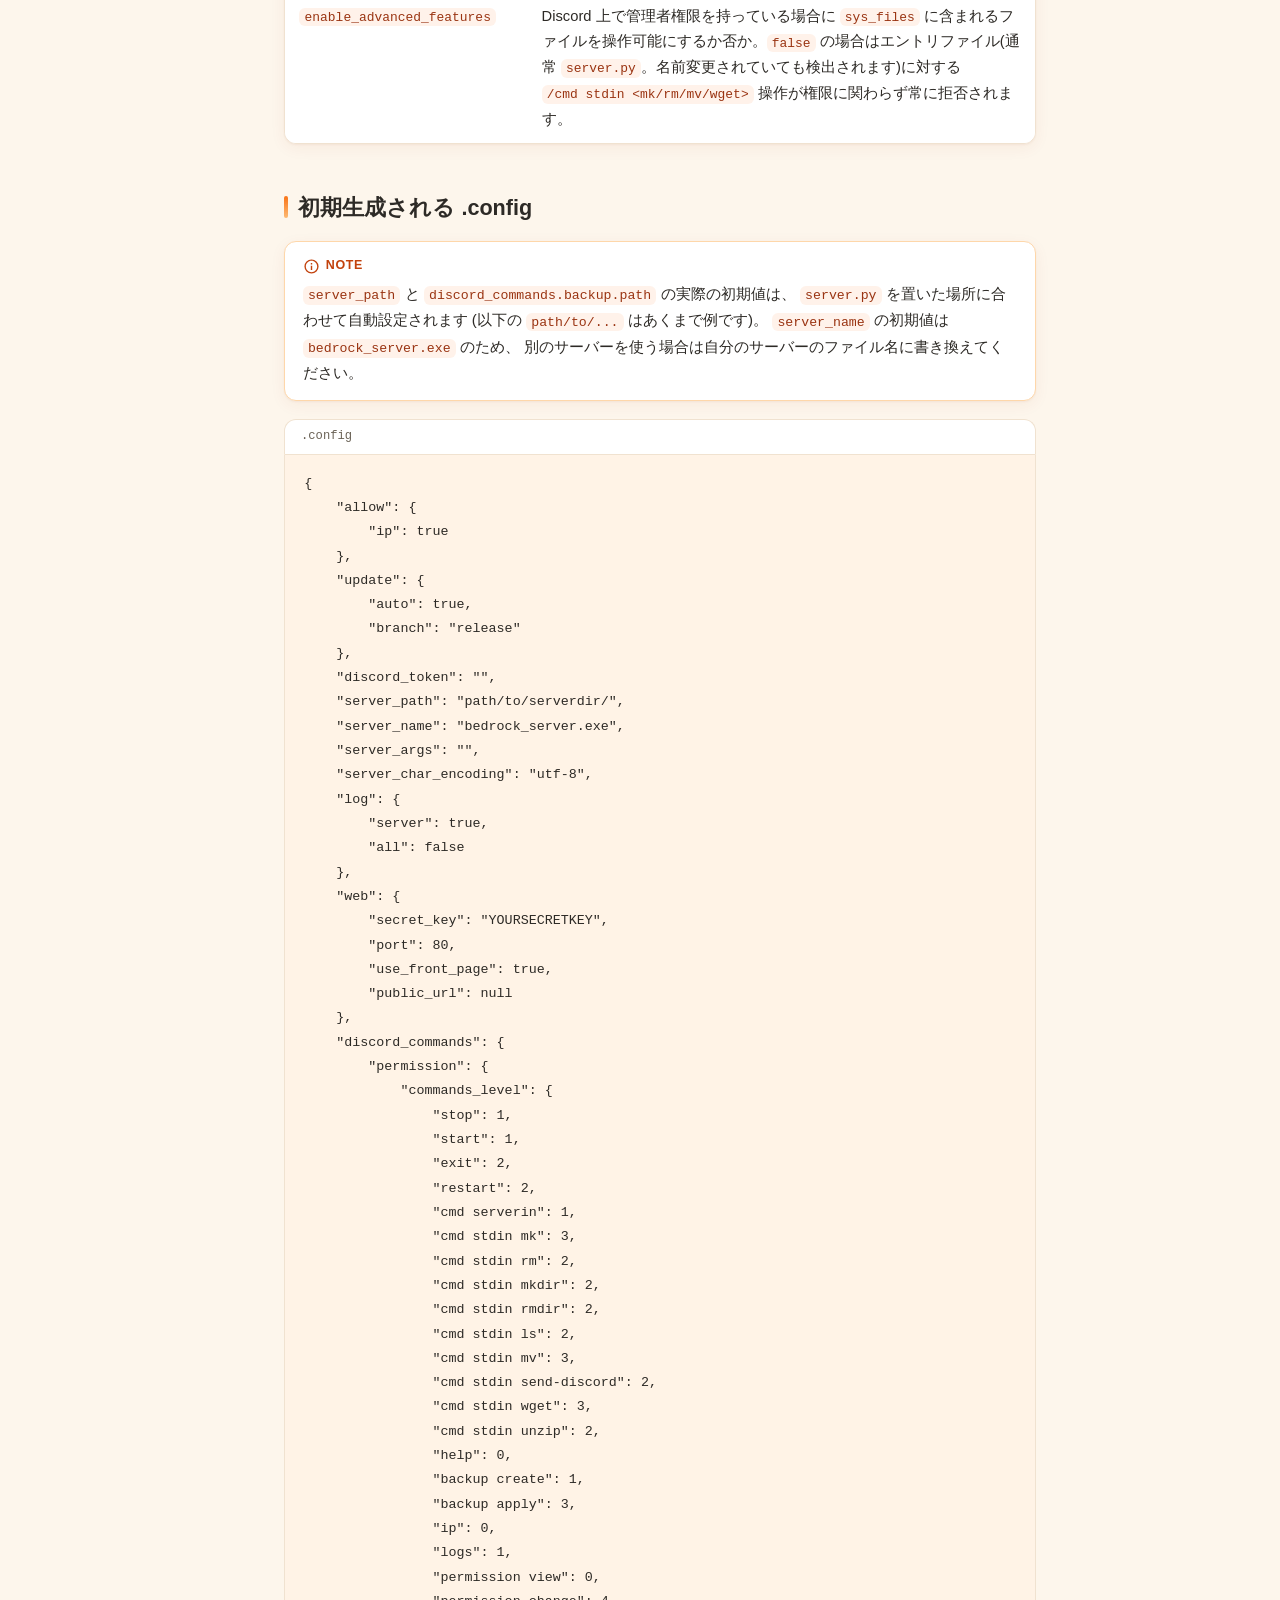
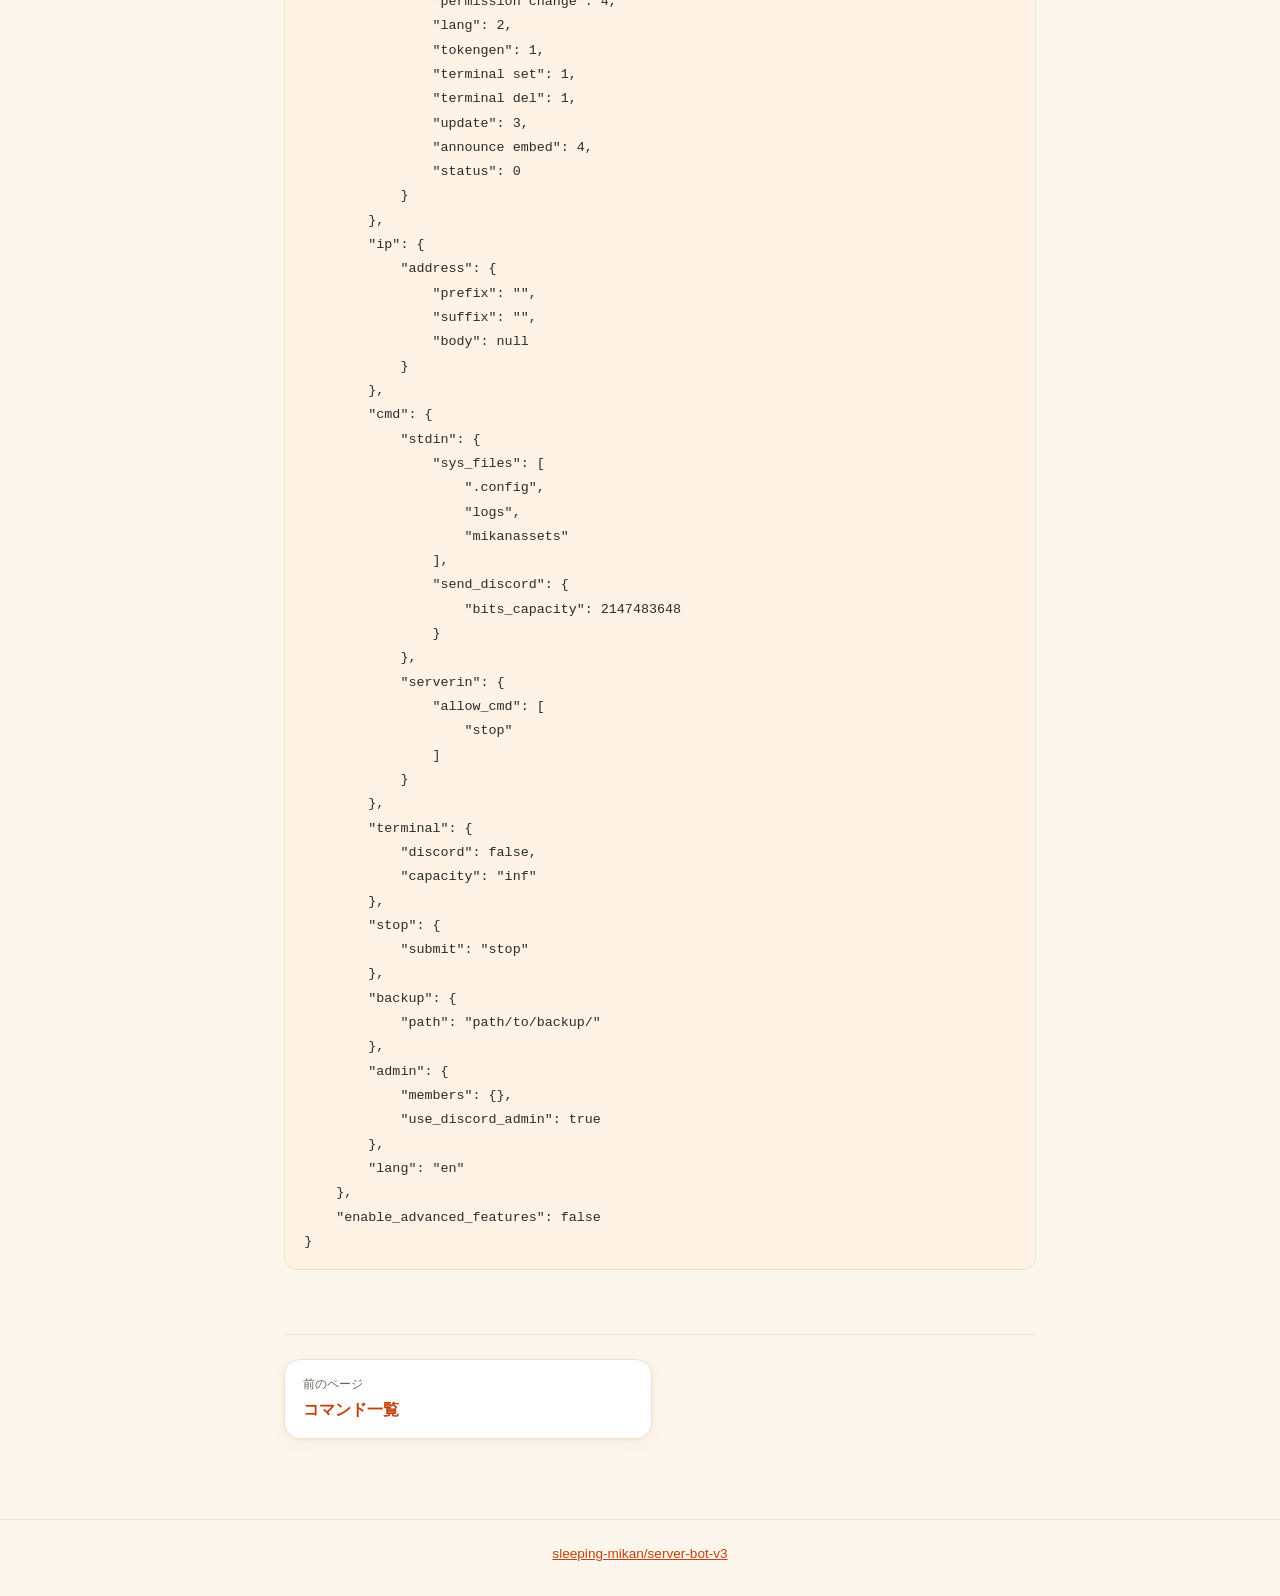
<file: config.html>
<!DOCTYPE html>
<html lang="ja">
<head>
<meta charset="utf-8">
<meta name="viewport" content="width=device-width, initial-scale=1">
<title>.config リファレンス | server-bot ドキュメント</title>
<link rel="stylesheet" href="assets/style.css">
<link rel="icon" type="image/png" href="assets/icon.png">
</head>
<body>

<header class="site-header">
  <div class="inner">
    <a class="logo" href="index.html"><span class="logo-mark"><img src="assets/icon.png" alt=""></span>server-bot <span>docs</span><span class="ver">v3</span></a>
    <a class="gh-link" href="https://github.com/sleeping-mikan/server-bot-v3" target="_blank" rel="noopener"><svg class="mdi" viewBox="0 0 24 24"><path d="M12,2A10,10 0 0,0 2,12C2,16.42 4.87,20.17 8.84,21.5C9.34,21.58 9.5,21.27 9.5,21C9.5,20.77 9.5,20.14 9.5,19.31C6.73,19.91 6.14,17.97 6.14,17.97C5.68,16.81 5.03,16.5 5.03,16.5C4.12,15.88 5.1,15.9 5.1,15.9C6.1,15.97 6.63,16.93 6.63,16.93C7.5,18.45 8.97,18 9.54,17.76C9.63,17.11 9.89,16.67 10.17,16.42C7.95,16.17 5.62,15.31 5.62,11.5C5.62,10.39 6,9.5 6.65,8.79C6.55,8.54 6.2,7.5 6.75,6.15C6.75,6.15 7.59,5.88 9.5,7.17C10.29,6.95 11.15,6.84 12,6.84C12.85,6.84 13.71,6.95 14.5,7.17C16.41,5.88 17.25,6.15 17.25,6.15C17.8,7.5 17.45,8.54 17.35,8.79C18,9.5 18.38,10.39 18.38,11.5C18.38,15.32 16.04,16.16 13.81,16.41C14.17,16.72 14.5,17.33 14.5,18.26C14.5,19.6 14.5,20.68 14.5,21C14.5,21.27 14.66,21.59 15.17,21.5C19.14,20.16 22,16.42 22,12A10,10 0 0,0 12,2Z"/></svg>GitHub</a>
  </div>
</header>

<div class="layout">
  <nav class="sidebar">
    <div class="group-title">はじめに</div>
    <a href="index.html">ホーム</a>
    <div class="group-title">ガイド</div>
    <a href="setup.html">導入ガイド</a>
    <a href="web.html">Web コンソール</a>
    <a href="extensions.html">拡張機能</a>
    <div class="group-title">リファレンス</div>
    <a href="commands.html">コマンド一覧</a>
    <a href="config.html" class="active">.config リファレンス</a>
  </nav>

  <main>
    <h1>.config リファレンス</h1>
    <p class="lead">
      <code>.config</code> は <code>server.py</code> の初回実行時に同じフォルダへ自動生成される JSON 形式の設定ファイルです。
      不足しているキーは起動時にデフォルト値で自動補完されます。
    </p>

    <h2 id="edit">編集するときの基本</h2>
    <p>
      <code>.config</code> はメモ帳などのテキストエディタで開いて編集できます。
      JSON というテキスト書式で書かれており、次の点に注意してください。
    </p>
    <ul>
      <li>文字列の値は <code>"..."</code>(半角ダブルクォート)で囲みます</li>
      <li>Windows のパスに含まれる <code>\</code> は <code>\\</code> と 2 つ重ねるか、代わりに <code>/</code> を使います(例: <code>"D:\\a\\"</code> または <code>"D:/a/"</code>)</li>
      <li>変更した設定は、<code>server.py</code> を再起動すると反映されます</li>
    </ul>
    <div class="note">
      書式を壊してしまい起動時に「config file is broken」と表示された場合は、
      編集箇所を見直すか、<code>.config</code> を削除して <code>server.py</code> を再実行してください
      (初期状態の <code>.config</code> が再生成されます。それまでの設定内容は失われます)。
    </div>

    <h2 id="items">設定項目</h2>
    <div class="search-wrap">
      <svg class="mdi" viewBox="0 0 24 24"><path d="M9.5,3A6.5,6.5 0 0,1 16,9.5C16,11.11 15.41,12.59 14.44,13.73L14.71,14H15.5L20.5,19L19,20.5L14,15.5V14.71L13.73,14.44C12.59,15.41 11.11,16 9.5,16A6.5,6.5 0 0,1 3,9.5A6.5,6.5 0 0,1 9.5,3M9.5,5C7,5 5,7 5,9.5C5,12 7,14 9.5,14C12,14 14,12 14,9.5C14,7 12,5 9.5,5Z"/></svg>
      <input class="filter-box" id="filter" type="search"
             placeholder="設定項目名や説明で絞り込み(例: port, 権限, backup)" autocomplete="off">
      <kbd class="key-hint">/</kbd>
    </div>
    <p class="filter-count" id="filter-count"></p>

    <div class="table-wrap">
      <table id="cfg-table">
        <thead>
          <tr><th>項目</th><th>説明</th></tr>
        </thead>
        <tbody>
          <tr><td><code>allow</code></td><td>各コマンドの実行を許可するかどうか(現在は <code>/ip</code> にのみ実装されています)。</td></tr>
          <tr><td><code>update.auto</code></td><td>サーバー本体(bot)を起動時に自動更新するか否か。</td></tr>
          <tr><td><code>update.branch</code></td><td>自動更新時に参照する GitHub ブランチ名(既定は安定版の <code>release</code>。試験的な更新を追いたい場合は <code>beta</code> も利用できます)。存在しないブランチを指定した場合は自動的に <code>release</code> にフォールバックします。</td></tr>
          <tr><td><code>discord_token</code></td><td>Discord bot のトークン。初期値は空文字列で、未設定のまま起動するとエラーで停止します。<a href="setup.html#init">導入ガイドの初期設定</a>を参照してください。</td></tr>
          <tr><td><code>server_path</code></td><td>server 本体のパス。例えば <code>D:\a\server.jar</code> に配置されていれば <code>D:\\a\\</code> または <code>D:/a/</code>。</td></tr>
          <tr><td><code>server_name</code></td><td>server 本体のファイル名。Java 版 Minecraft の場合、サーバー起動に利用する <code>server.bat</code> 等を入力してください(GUI 起動させないでください)。</td></tr>
          <tr><td><code>server_args</code></td><td>server 起動時のコンソール引数。例えば Terraria を起動する場合 <code>-world /path/to/world.wld</code> を入力してください。</td></tr>
          <tr><td><code>server_char_encoding</code></td><td>server のコンソール出力を受け取る際に使用する文字コード。</td></tr>
          <tr><td><code>log.server</code> / <code>log.all</code></td><td>各種ログをファイルに保存するか否か。<code>server</code> を true にするとサーバー本体の実行ログを <code>server_path</code> 配下の <code>logs</code> フォルダに、<code>all</code> を true にすると bot 自体のログを <code>server.py</code> と同じ場所の <code>logs</code> フォルダに保存します(いずれも直下ではなく <code>logs</code> フォルダの中です)。</td></tr>
          <tr><td><code>web.secret_key</code></td><td>Flask で利用する鍵(<code>app.secret_key</code>)。十分に強固な文字列を設定してください。</td></tr>
          <tr><td><code>web.port</code></td><td>web サーバーが実際に bind するポート番号(内部ポート)。<code>web.public_url</code> が未設定の場合、<code>/help</code> の表示や <code>/cmd stdin send-discord</code> のダウンロードリンクにもこのポート番号がそのまま使われます。</td></tr>
          <tr><td><code>web.use_front_page</code></td><td>web ページからの操作を許可するか否か。<code>false</code> の場合でもファイルダウンロードはできます。</td></tr>
          <tr><td><code>web.public_url</code></td><td>web コンソールに外部からアクセスする際のベースURL(例: <code>https://mydomain.example</code>)。既定は <code>null</code> で、その場合は自動取得した外部IPと <code>web.port</code> から <code>http://&lt;IP&gt;:&lt;port&gt;</code> を組み立てます。<strong>リバースプロキシ配下で運用する場合</strong>は、実際に外部からアクセスするスキーム・ドメイン・ポートが内部の <code>web.port</code> と一致しないため、ここに外部向けURLを設定してください。<code>/help</code> の表示と <code>/cmd stdin send-discord</code> のダウンロードリンクの両方に反映されます。</td></tr>
          <tr><td><code>discord_commands.<wbr>permission.<wbr>commands_level</code></td><td>すべてのコマンドについて必要権限レベルを定義するリスト。コマンド実行には書き込まれた値以上の権限が必要です。</td></tr>
          <tr><td><code>discord_commands.<wbr>ip.<wbr>address.<wbr>prefix</code></td><td><code>/ip</code> で表示するアドレスの前に付加する文字列。</td></tr>
          <tr><td><code>discord_commands.<wbr>ip.<wbr>address.<wbr>suffix</code></td><td><code>/ip</code> で表示するアドレスの後に付加する文字列。</td></tr>
          <tr><td><code>discord_commands.<wbr>ip.<wbr>address.<wbr>body</code></td><td><code>null</code> の場合は外部 IP を自動取得して表示します。文字列を設定するとその値を固定で表示します(自動取得しない)。</td></tr>
          <tr><td><code>discord_commands.<wbr>cmd.<wbr>stdin.<wbr>sys_files</code></td><td><code>/cmd stdin &lt;mk/rm/rmdir/wget/mv&gt;</code> において、権限を持っていても操作を拒否するファイルのリスト。</td></tr>
          <tr><td><code>discord_commands.<wbr>cmd.<wbr>stdin.<wbr>send_discord.<wbr>bits_capacity</code></td><td><code>/cmd stdin send-discord</code> において送信を許可するファイルの最大容量。</td></tr>
          <tr><td><code>discord_commands.<wbr>cmd.<wbr>serverin.<wbr>allow_cmd</code></td><td><code>/cmd</code> で標準入力への送信を許可するコマンド名のリスト。</td></tr>
          <tr><td><code>discord_commands.<wbr>terminal.<wbr>discord</code></td><td>コンソールとして扱うチャンネル ID。通常 config を直接操作しませんが、指定されたチャンネルではサーバー起動中の入出力が可能になります(<code>allow_cmd</code> で許可された命令のみ)。</td></tr>
          <tr><td><code>discord_commands.<wbr>terminal.<wbr>capacity</code></td><td>Discord にコンソール出力する文字列長の最大値。デフォルトでは送信に時間がかかってもデータを捨てません。</td></tr>
          <tr><td><code>discord_commands.<wbr>stop.<wbr>submit</code></td><td><code>/stop</code> コマンドが入力された際にサーバーの標準入力へ送信するコマンド。</td></tr>
          <tr><td><code>discord_commands.<wbr>backup.<wbr>path</code></td><td>ワールドデータのバックアップパス。例えば <code>D:\server\backup</code> に保存するなら <code>D:\\server\\backup\\</code> または <code>D:/server/backup/</code>。</td></tr>
          <tr><td><code>discord_commands.<wbr>admin.<wbr>members</code></td><td>bot 管理者の権限テーブル。通常は config を直接操作せず、<code>/permission change</code> コマンドで設定します。</td></tr>
          <tr><td><code>discord_commands.<wbr>admin.<wbr>use_discord_admin</code></td><td><code>true</code> の場合、Discord サーバーの管理者権限を持つユーザーを bot の最高権限レベルとして扱います。<code>false</code> にすると Discord 管理者権限を無視し、<code>members</code> テーブルのみで権限を判定します。</td></tr>
          <tr><td><code>discord_commands.<wbr>lang</code></td><td>Discord に送信するメッセージの言語(<code>en</code> : 英語, <code>ja</code> : 日本語)。</td></tr>
          <tr><td><code>enable_advanced_features</code></td><td>Discord 上で管理者権限を持っている場合に <code>sys_files</code> に含まれるファイルを操作可能にするか否か。<code>false</code> の場合はエントリファイル(通常 <code>server.py</code>。名前変更されていても検出されます)に対する <code>/cmd stdin &lt;mk/rm/mv/wget&gt;</code> 操作が権限に関わらず常に拒否されます。</td></tr>
        </tbody>
      </table>
    </div>

    <h2 id="default">初期生成される .config</h2>
    <div class="note">
      <code>server_path</code> と <code>discord_commands.<wbr>backup.<wbr>path</code> の実際の初期値は、
      <code>server.py</code> を置いた場所に合わせて自動設定されます
      (以下の <code>path/to/...</code> はあくまで例です)。
      <code>server_name</code> の初期値は <code>bedrock_server.exe</code> のため、
      別のサーバーを使う場合は自分のサーバーのファイル名に書き換えてください。
    </div>
    <figure class="code">
    <figcaption>.config</figcaption>
    <pre><code>{
    "allow": {
        "ip": true
    },
    "update": {
        "auto": true,
        "branch": "release"
    },
    "discord_token": "",
    "server_path": "path/to/serverdir/",
    "server_name": "bedrock_server.exe",
    "server_args": "",
    "server_char_encoding": "utf-8",
    "log": {
        "server": true,
        "all": false
    },
    "web": {
        "secret_key": "YOURSECRETKEY",
        "port": 80,
        "use_front_page": true,
        "public_url": null
    },
    "discord_commands": {
        "permission": {
            "commands_level": {
                "stop": 1,
                "start": 1,
                "exit": 2,
                "restart": 2,
                "cmd serverin": 1,
                "cmd stdin mk": 3,
                "cmd stdin rm": 2,
                "cmd stdin mkdir": 2,
                "cmd stdin rmdir": 2,
                "cmd stdin ls": 2,
                "cmd stdin mv": 3,
                "cmd stdin send-discord": 2,
                "cmd stdin wget": 3,
                "cmd stdin unzip": 2,
                "help": 0,
                "backup create": 1,
                "backup apply": 3,
                "ip": 0,
                "logs": 1,
                "permission view": 0,
                "permission change": 4,
                "lang": 2,
                "tokengen": 1,
                "terminal set": 1,
                "terminal del": 1,
                "update": 3,
                "announce embed": 4,
                "status": 0
            }
        },
        "ip": {
            "address": {
                "prefix": "",
                "suffix": "",
                "body": null
            }
        },
        "cmd": {
            "stdin": {
                "sys_files": [
                    ".config",
                    "logs",
                    "mikanassets"
                ],
                "send_discord": {
                    "bits_capacity": 2147483648
                }
            },
            "serverin": {
                "allow_cmd": [
                    "stop"
                ]
            }
        },
        "terminal": {
            "discord": false,
            "capacity": "inf"
        },
        "stop": {
            "submit": "stop"
        },
        "backup": {
            "path": "path/to/backup/"
        },
        "admin": {
            "members": {},
            "use_discord_admin": true
        },
        "lang": "en"
    },
    "enable_advanced_features": false
}</code></pre>
    </figure>

    <nav class="page-nav">
      <a class="page-nav-prev" href="commands.html"><span>前のページ</span><strong>コマンド一覧</strong></a>
    </nav>
  </main>

  <aside class="toc">
    <div class="toc-title">このページ</div>
    <a href="#edit">編集するときの基本</a>
    <a href="#items">設定項目</a>
    <a href="#default">初期生成される .config</a>
  </aside>
</div>

<footer class="site-footer">
  <a href="https://github.com/sleeping-mikan/server-bot-v3" target="_blank" rel="noopener">sleeping-mikan/server-bot-v3</a>
</footer>

<script>
(function () {
  var box = document.getElementById("filter");
  var count = document.getElementById("filter-count");
  var rows = Array.prototype.slice.call(document.querySelectorAll("#cfg-table tbody tr"));
  function update() {
    var q = box.value.trim().toLowerCase();
    var visible = 0;
    rows.forEach(function (tr) {
      var text = tr.textContent.toLowerCase();
      var hit = q === "" || q.split(/\s+/).every(function (w) { return text.indexOf(w) !== -1; });
      tr.style.display = hit ? "" : "none";
      if (hit) visible++;
    });
    count.textContent = q === "" ? rows.length + " 件の設定項目" : visible + " / " + rows.length + " 件がヒット";
  }
  box.addEventListener("input", update);
  update();
})();
</script>
<script src="assets/site.js" defer></script>

</body>
</html>
</file>
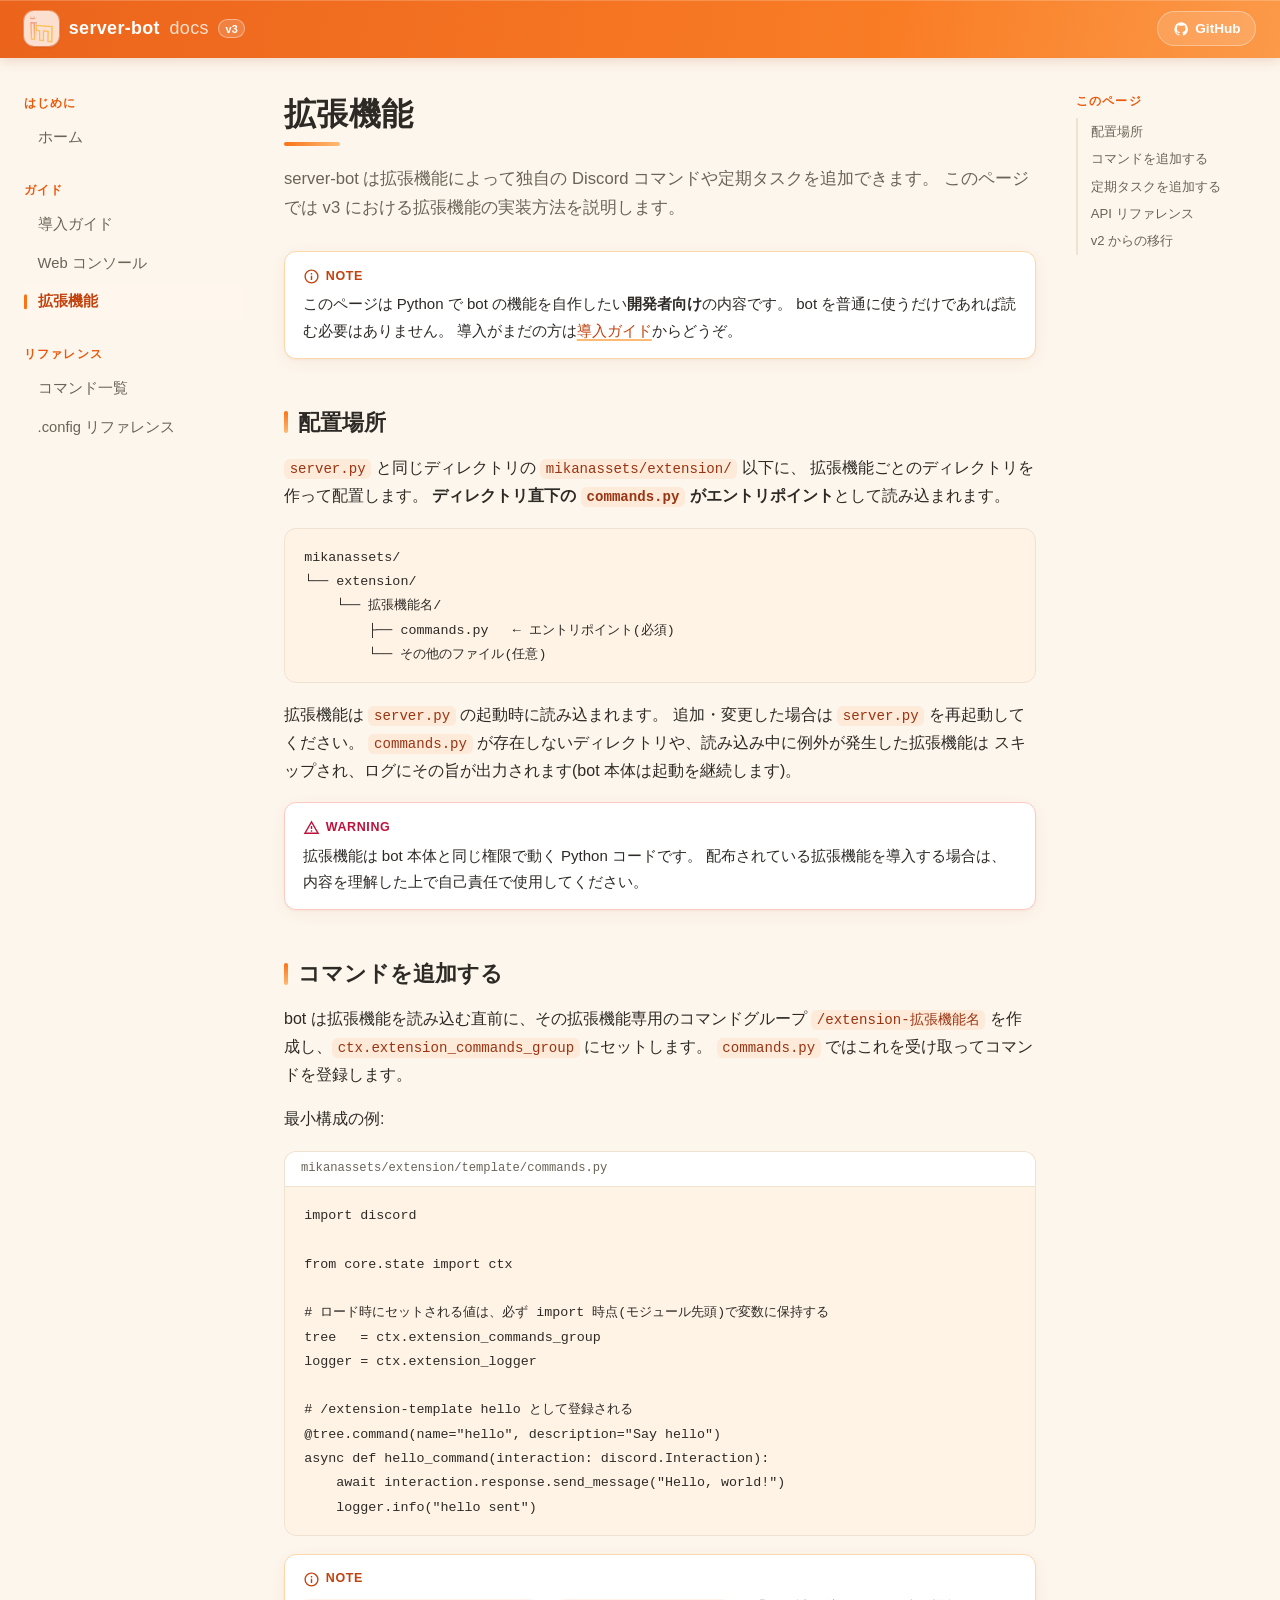
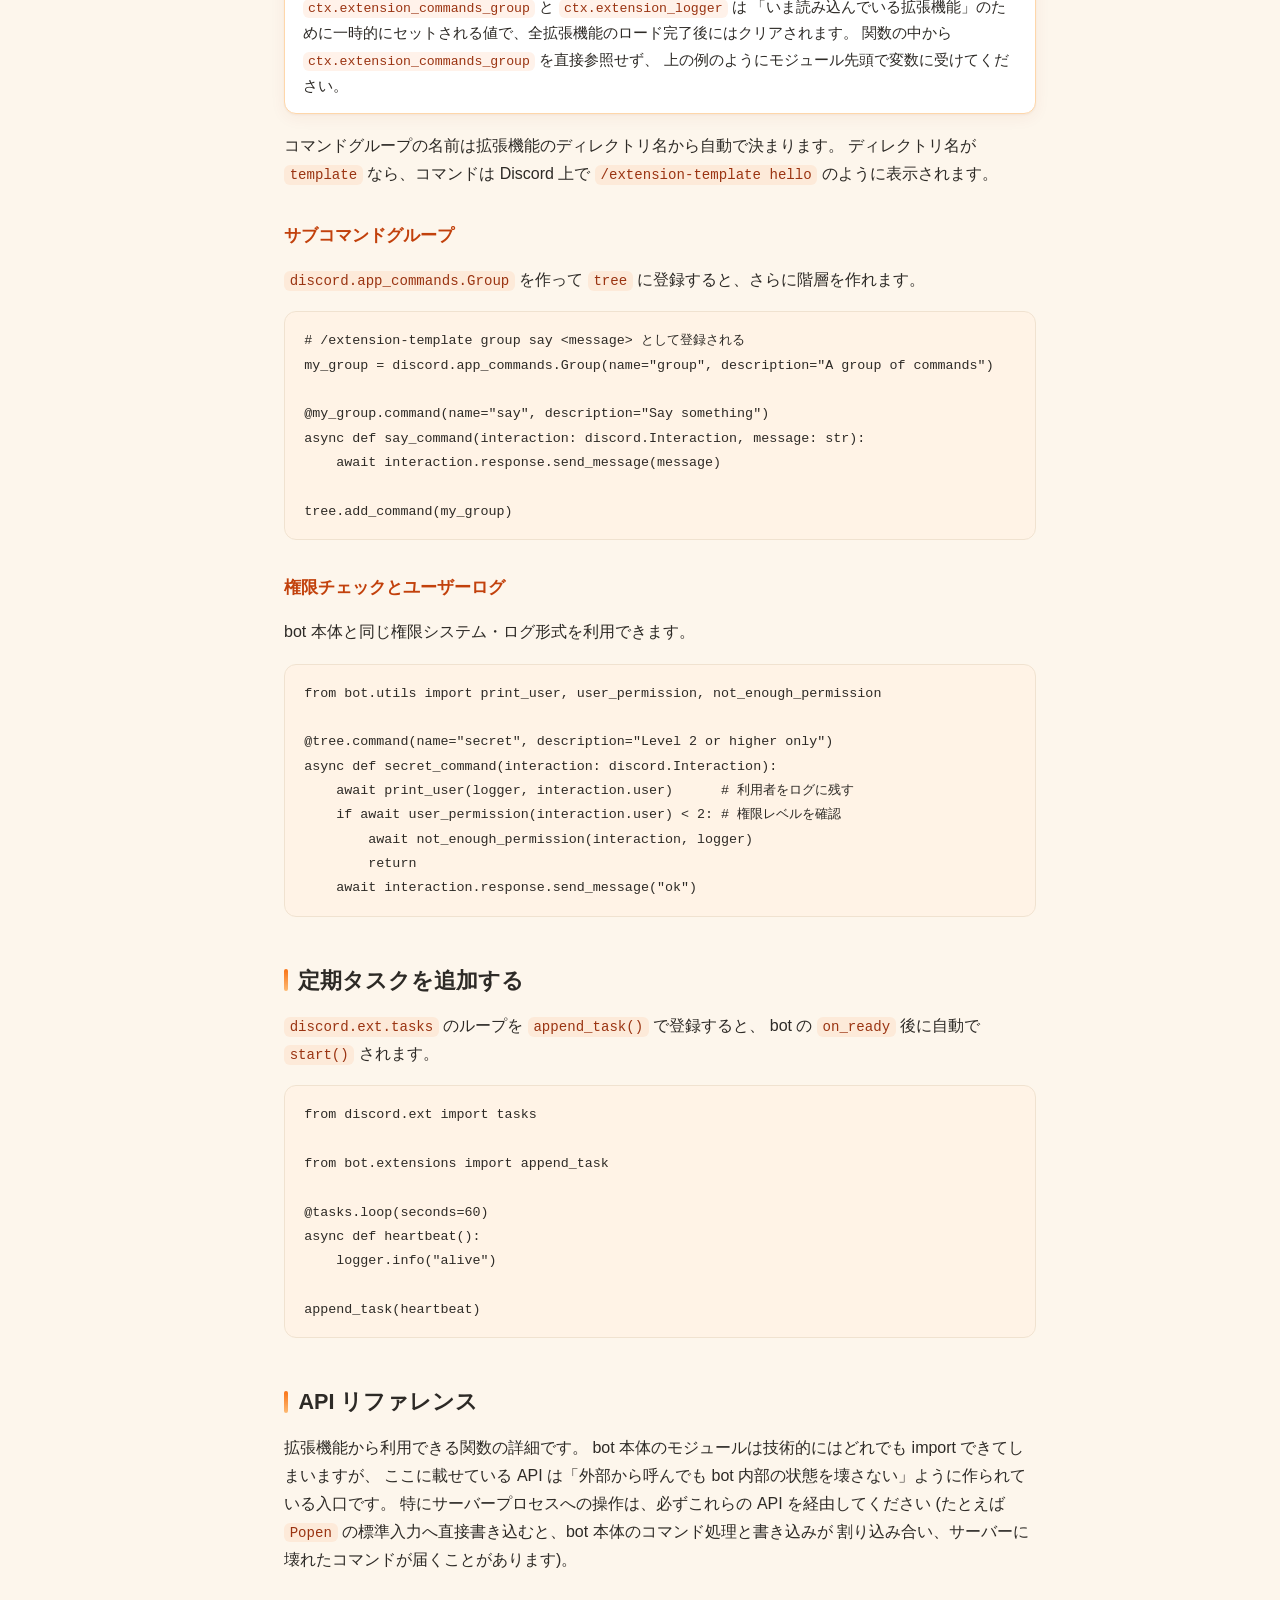
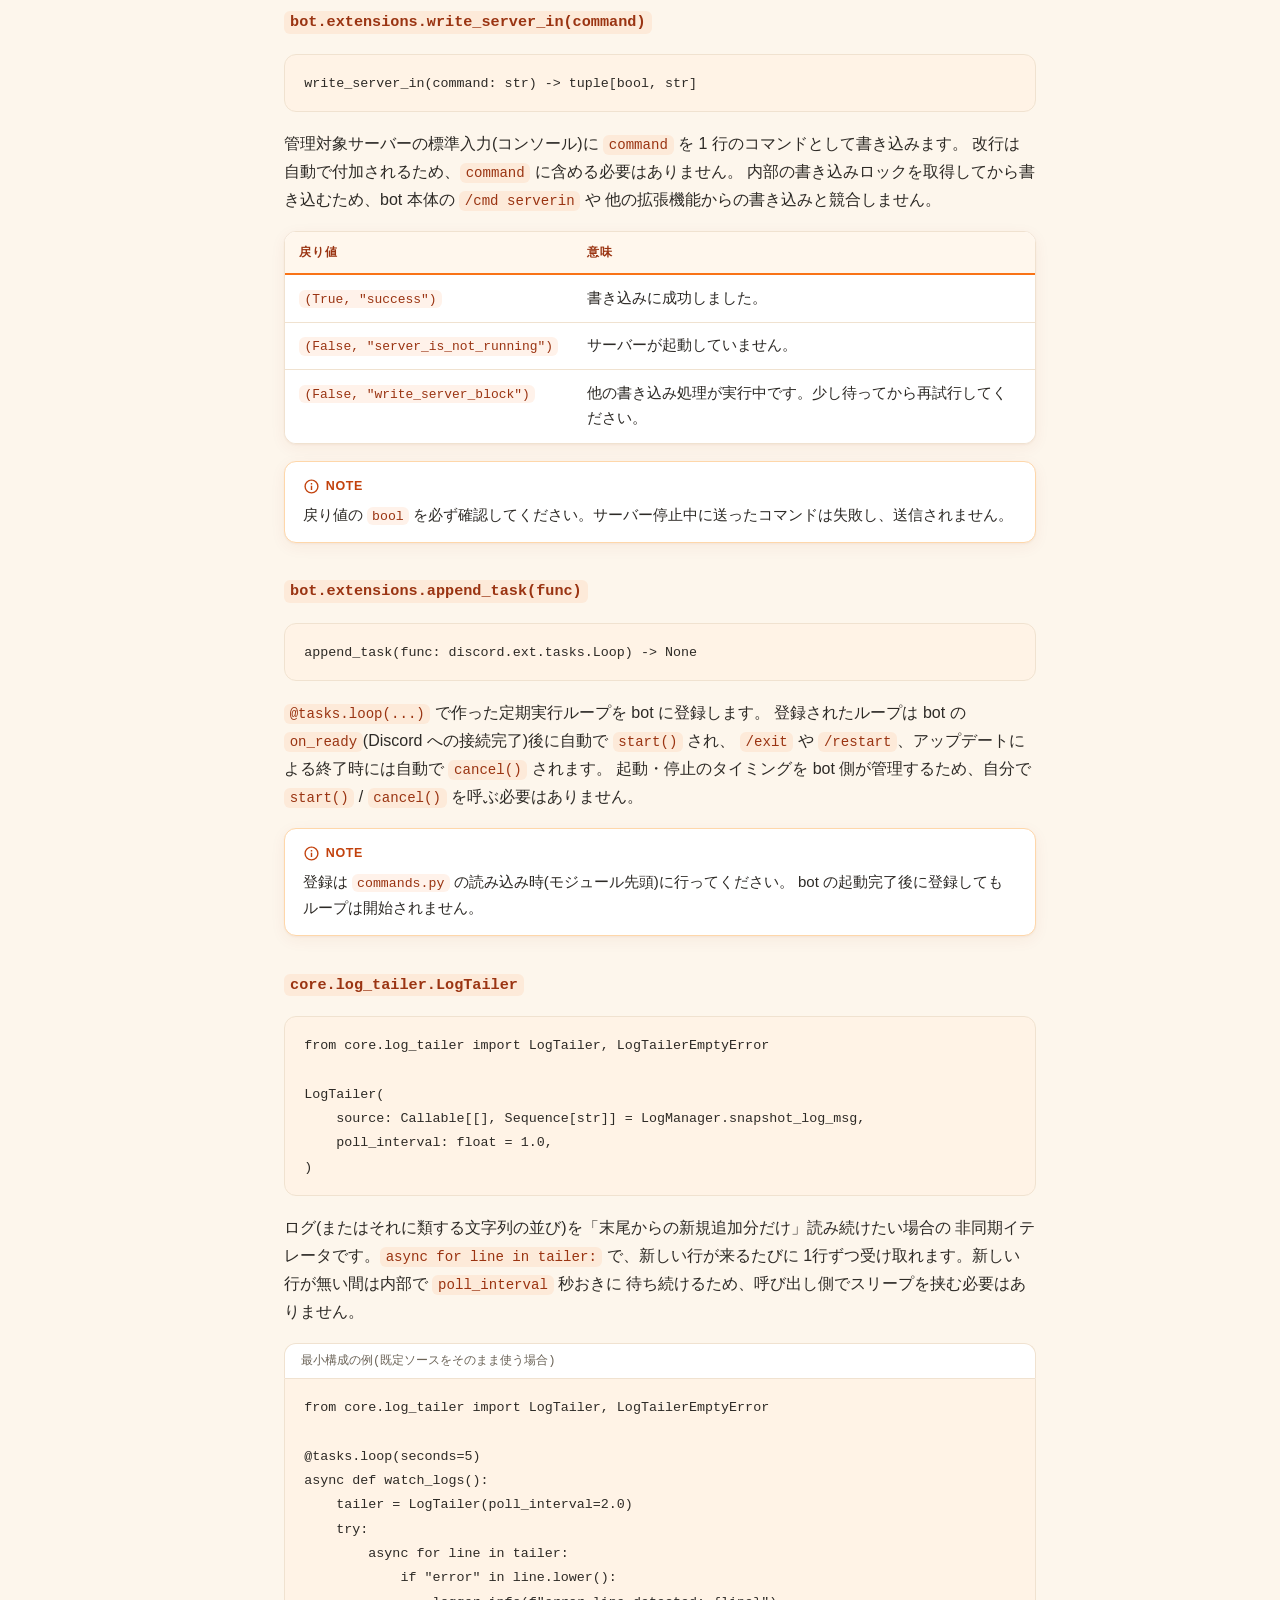
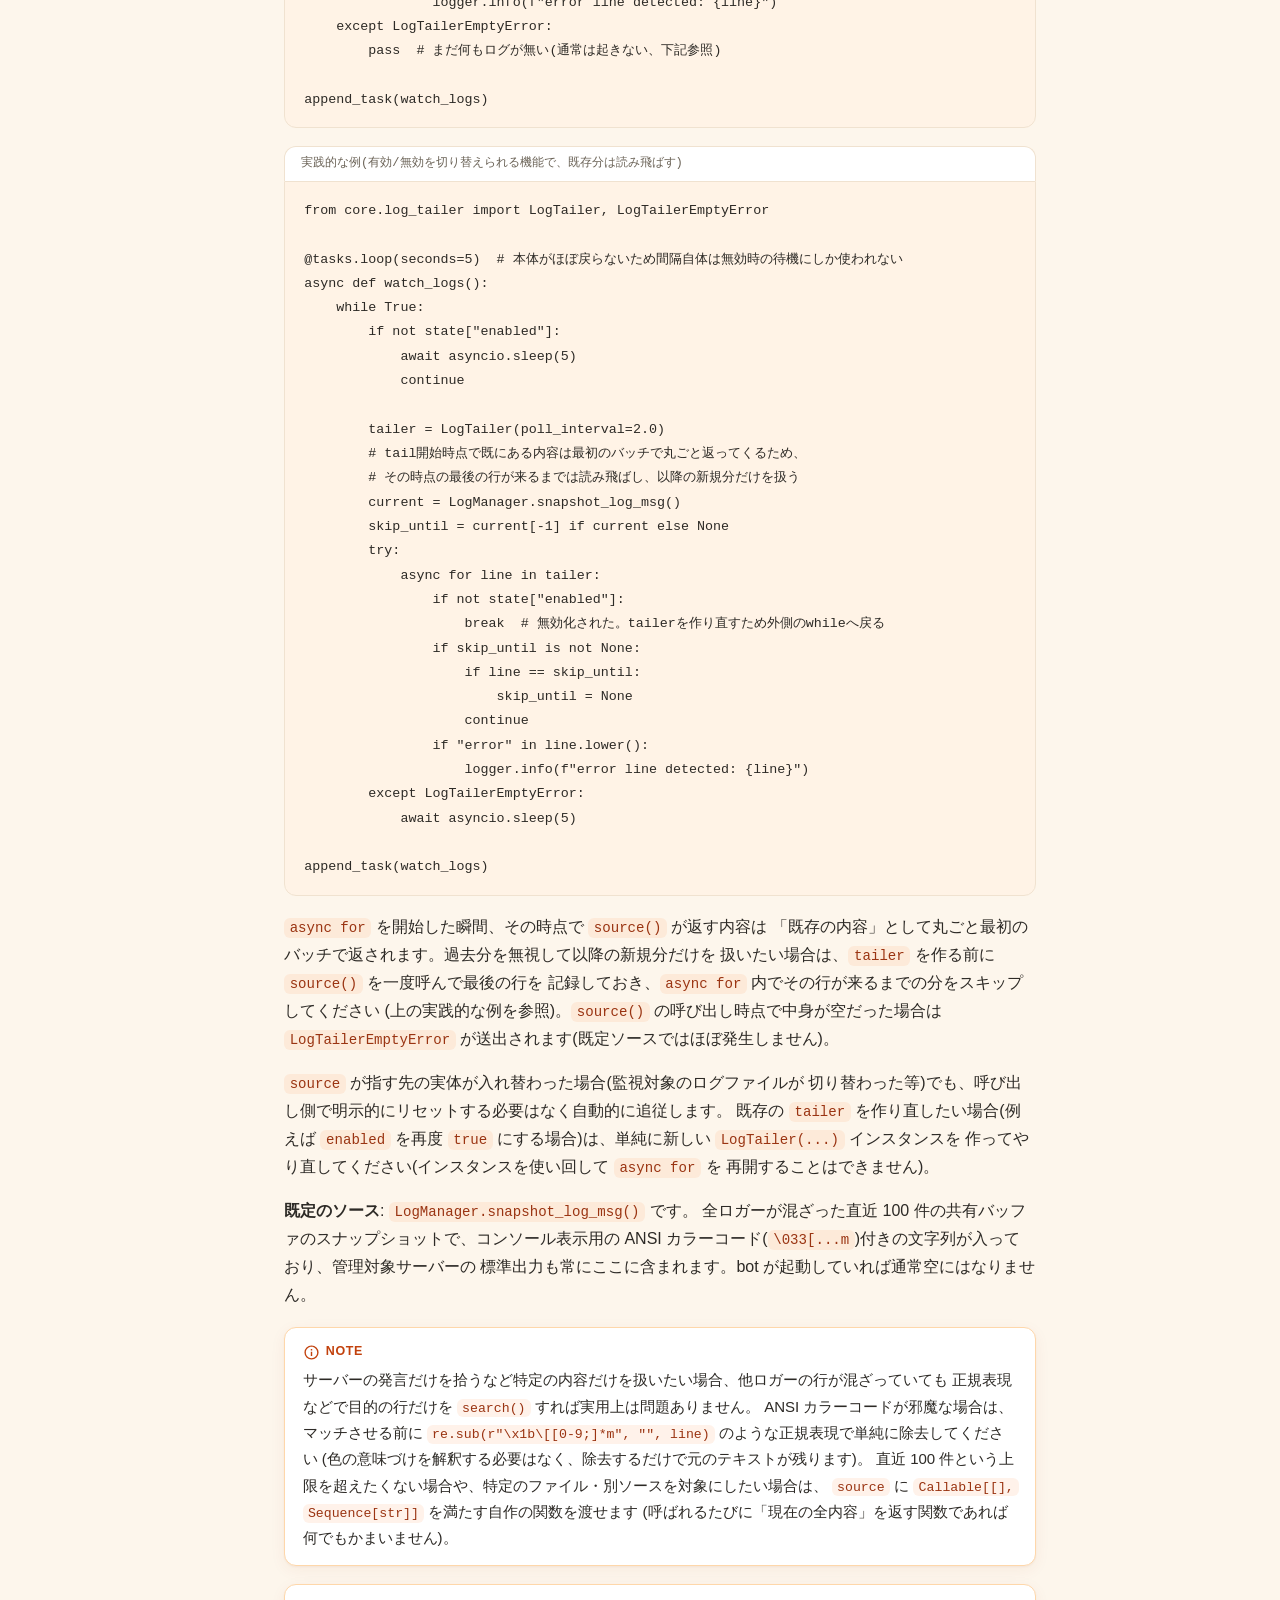
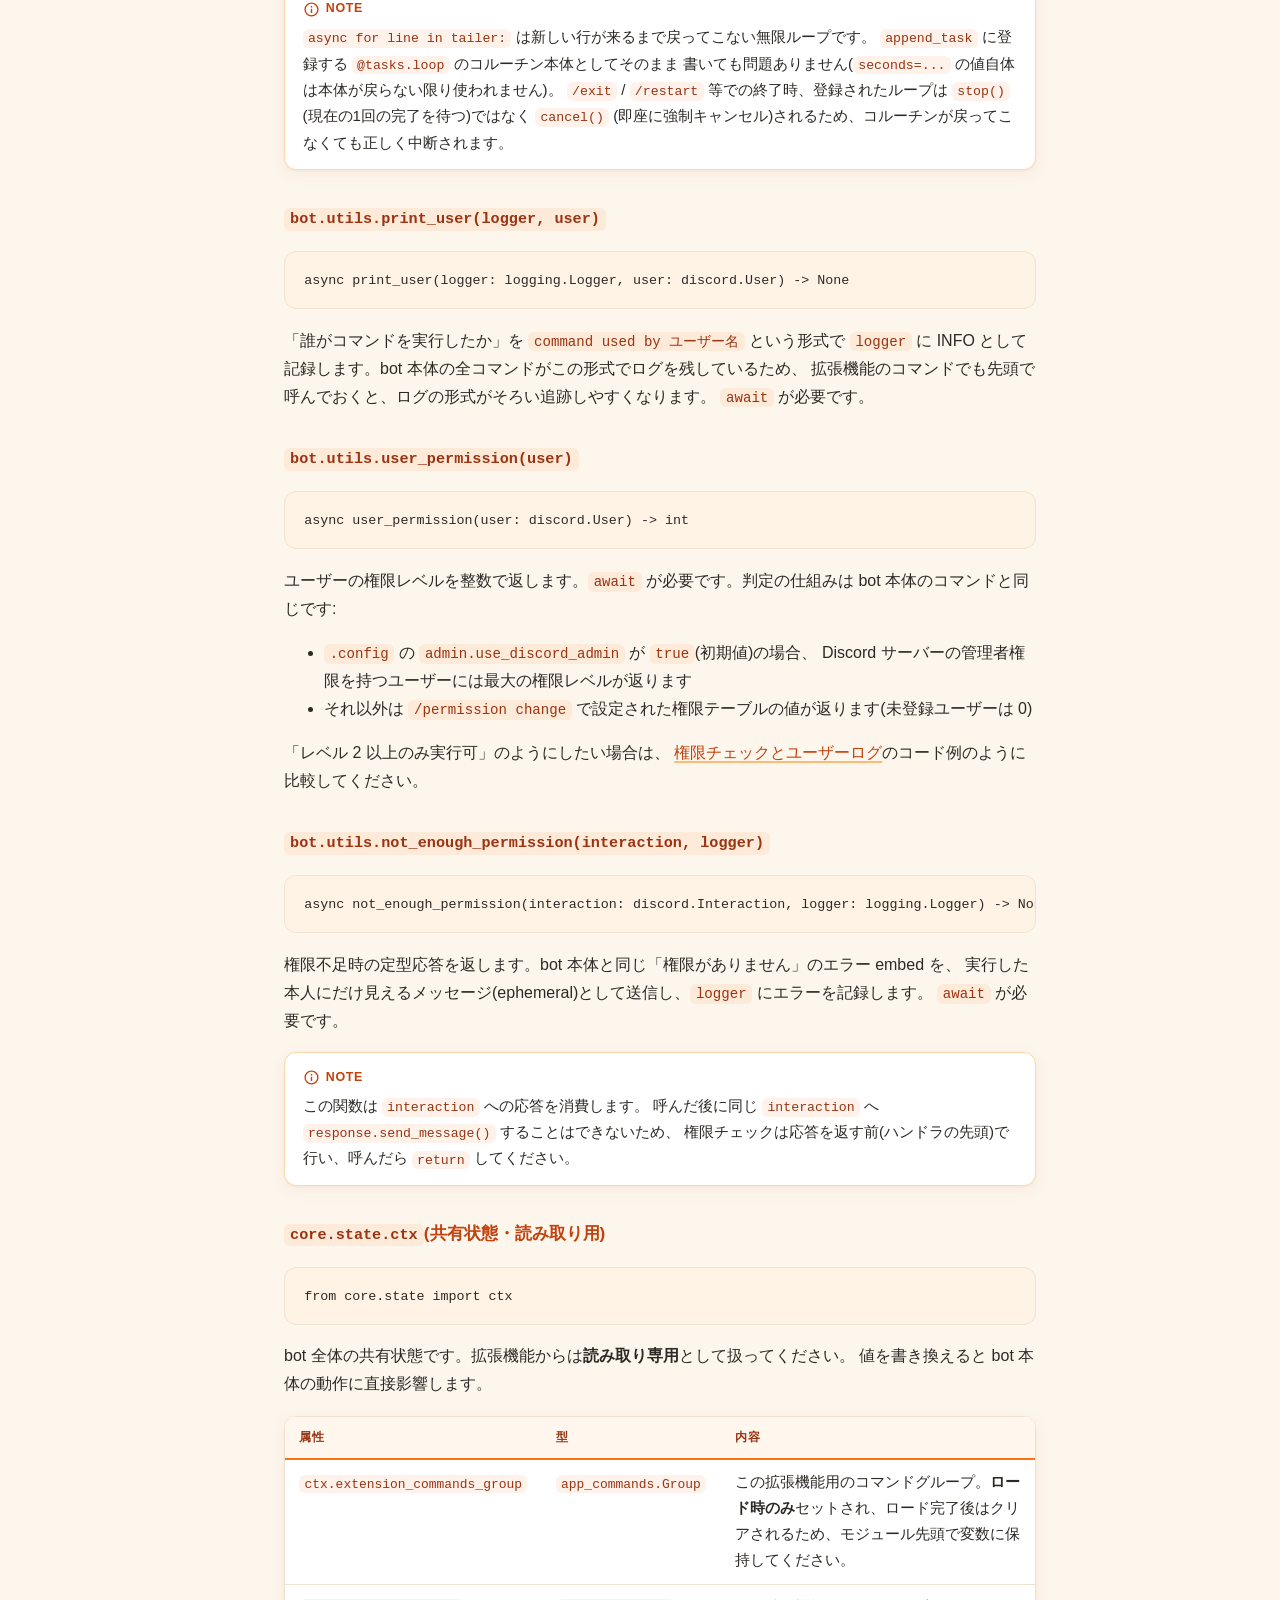
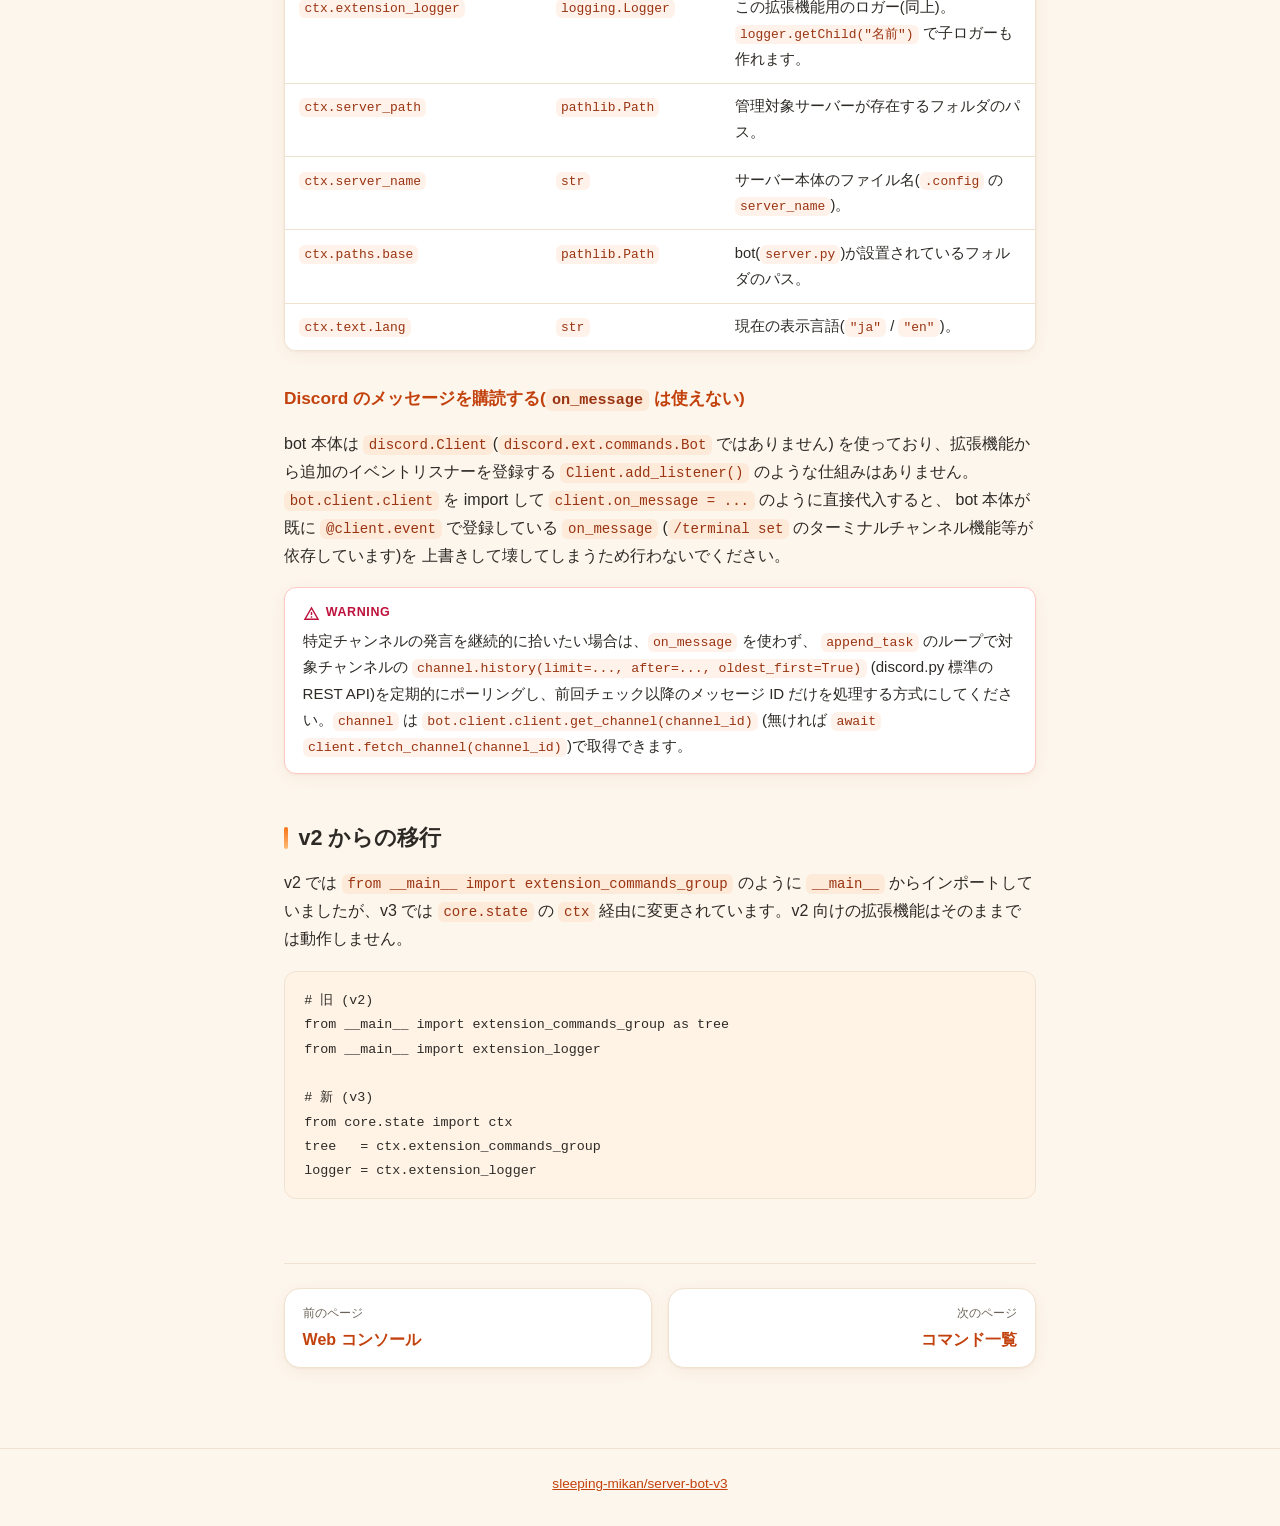
<file: extensions.html>
<!DOCTYPE html>
<html lang="ja">
<head>
<meta charset="utf-8">
<meta name="viewport" content="width=device-width, initial-scale=1">
<title>拡張機能 | server-bot ドキュメント</title>
<link rel="stylesheet" href="assets/style.css">
<link rel="icon" type="image/png" href="assets/icon.png">
</head>
<body>

<header class="site-header">
  <div class="inner">
    <a class="logo" href="index.html"><span class="logo-mark"><img src="assets/icon.png" alt=""></span>server-bot <span>docs</span><span class="ver">v3</span></a>
    <a class="gh-link" href="https://github.com/sleeping-mikan/server-bot-v3" target="_blank" rel="noopener"><svg class="mdi" viewBox="0 0 24 24"><path d="M12,2A10,10 0 0,0 2,12C2,16.42 4.87,20.17 8.84,21.5C9.34,21.58 9.5,21.27 9.5,21C9.5,20.77 9.5,20.14 9.5,19.31C6.73,19.91 6.14,17.97 6.14,17.97C5.68,16.81 5.03,16.5 5.03,16.5C4.12,15.88 5.1,15.9 5.1,15.9C6.1,15.97 6.63,16.93 6.63,16.93C7.5,18.45 8.97,18 9.54,17.76C9.63,17.11 9.89,16.67 10.17,16.42C7.95,16.17 5.62,15.31 5.62,11.5C5.62,10.39 6,9.5 6.65,8.79C6.55,8.54 6.2,7.5 6.75,6.15C6.75,6.15 7.59,5.88 9.5,7.17C10.29,6.95 11.15,6.84 12,6.84C12.85,6.84 13.71,6.95 14.5,7.17C16.41,5.88 17.25,6.15 17.25,6.15C17.8,7.5 17.45,8.54 17.35,8.79C18,9.5 18.38,10.39 18.38,11.5C18.38,15.32 16.04,16.16 13.81,16.41C14.17,16.72 14.5,17.33 14.5,18.26C14.5,19.6 14.5,20.68 14.5,21C14.5,21.27 14.66,21.59 15.17,21.5C19.14,20.16 22,16.42 22,12A10,10 0 0,0 12,2Z"/></svg>GitHub</a>
  </div>
</header>

<div class="layout">
  <nav class="sidebar">
    <div class="group-title">はじめに</div>
    <a href="index.html">ホーム</a>
    <div class="group-title">ガイド</div>
    <a href="setup.html">導入ガイド</a>
    <a href="web.html">Web コンソール</a>
    <a href="extensions.html" class="active">拡張機能</a>
    <div class="group-title">リファレンス</div>
    <a href="commands.html">コマンド一覧</a>
    <a href="config.html">.config リファレンス</a>
  </nav>

  <main>
    <h1>拡張機能</h1>
    <p class="lead">
      server-bot は拡張機能によって独自の Discord コマンドや定期タスクを追加できます。
      このページでは v3 における拡張機能の実装方法を説明します。
    </p>
    <div class="note">
      このページは Python で bot の機能を自作したい<strong>開発者向け</strong>の内容です。
      bot を普通に使うだけであれば読む必要はありません。
      導入がまだの方は<a href="setup.html">導入ガイド</a>からどうぞ。
    </div>

    <h2 id="place">配置場所</h2>
    <p>
      <code>server.py</code> と同じディレクトリの <code>mikanassets/extension/</code> 以下に、
      拡張機能ごとのディレクトリを作って配置します。
      <strong>ディレクトリ直下の <code>commands.py</code> がエントリポイント</strong>として読み込まれます。
    </p>
    <pre><code>mikanassets/
└── extension/
    └── 拡張機能名/
        ├── commands.py   ← エントリポイント(必須)
        └── その他のファイル(任意)</code></pre>
    <p>
      拡張機能は <code>server.py</code> の起動時に読み込まれます。
      追加・変更した場合は <code>server.py</code> を再起動してください。
      <code>commands.py</code> が存在しないディレクトリや、読み込み中に例外が発生した拡張機能は
      スキップされ、ログにその旨が出力されます(bot 本体は起動を継続します)。
    </p>
    <div class="warn">
      拡張機能は bot 本体と同じ権限で動く Python コードです。
      配布されている拡張機能を導入する場合は、内容を理解した上で自己責任で使用してください。
    </div>

    <h2 id="basic">コマンドを追加する</h2>
    <p>
      bot は拡張機能を読み込む直前に、その拡張機能専用のコマンドグループ
      <code>/extension-拡張機能名</code> を作成し、<code>ctx.extension_commands_group</code> にセットします。
      <code>commands.py</code> ではこれを受け取ってコマンドを登録します。
    </p>
    <p>最小構成の例:</p>
    <figure class="code">
    <figcaption>mikanassets/extension/template/commands.py</figcaption>
    <pre><code>import discord

from core.state import ctx

# ロード時にセットされる値は、必ず import 時点(モジュール先頭)で変数に保持する
tree   = ctx.extension_commands_group
logger = ctx.extension_logger

# /extension-template hello として登録される
@tree.command(name="hello", description="Say hello")
async def hello_command(interaction: discord.Interaction):
    await interaction.response.send_message("Hello, world!")
    logger.info("hello sent")</code></pre>
    </figure>
    <div class="note">
      <code>ctx.extension_commands_group</code> と <code>ctx.extension_logger</code> は
      「いま読み込んでいる拡張機能」のために一時的にセットされる値で、全拡張機能のロード完了後にはクリアされます。
      関数の中から <code>ctx.extension_commands_group</code> を直接参照せず、
      上の例のようにモジュール先頭で変数に受けてください。
    </div>
    <p>
      コマンドグループの名前は拡張機能のディレクトリ名から自動で決まります。
      ディレクトリ名が <code>template</code> なら、コマンドは Discord 上で
      <code>/extension-template hello</code> のように表示されます。
    </p>

    <h3 id="subgroup">サブコマンドグループ</h3>
    <p><code>discord.app_commands.Group</code> を作って <code>tree</code> に登録すると、さらに階層を作れます。</p>
    <pre><code># /extension-template group say &lt;message&gt; として登録される
my_group = discord.app_commands.Group(name="group", description="A group of commands")

@my_group.command(name="say", description="Say something")
async def say_command(interaction: discord.Interaction, message: str):
    await interaction.response.send_message(message)

tree.add_command(my_group)</code></pre>

    <h3 id="permission">権限チェックとユーザーログ</h3>
    <p>bot 本体と同じ権限システム・ログ形式を利用できます。</p>
    <pre><code>from bot.utils import print_user, user_permission, not_enough_permission

@tree.command(name="secret", description="Level 2 or higher only")
async def secret_command(interaction: discord.Interaction):
    await print_user(logger, interaction.user)      # 利用者をログに残す
    if await user_permission(interaction.user) &lt; 2: # 権限レベルを確認
        await not_enough_permission(interaction, logger)
        return
    await interaction.response.send_message("ok")</code></pre>

    <h2 id="tasks">定期タスクを追加する</h2>
    <p>
      <code>discord.ext.tasks</code> のループを <code>append_task()</code> で登録すると、
      bot の <code>on_ready</code> 後に自動で <code>start()</code> されます。
    </p>
    <pre><code>from discord.ext import tasks

from bot.extensions import append_task

@tasks.loop(seconds=60)
async def heartbeat():
    logger.info("alive")

append_task(heartbeat)</code></pre>

    <h2 id="api">API リファレンス</h2>
    <p>
      拡張機能から利用できる関数の詳細です。
      bot 本体のモジュールは技術的にはどれでも import できてしまいますが、
      ここに載せている API は「外部から呼んでも bot 内部の状態を壊さない」ように作られている入口です。
      特にサーバープロセスへの操作は、必ずこれらの API を経由してください
      (たとえば <code>Popen</code> の標準入力へ直接書き込むと、bot 本体のコマンド処理と書き込みが
      割り込み合い、サーバーに壊れたコマンドが届くことがあります)。
    </p>

    <h3 id="api-write-server-in"><code>bot.extensions.write_server_in(command)</code></h3>
    <pre><code>write_server_in(command: str) -&gt; tuple[bool, str]</code></pre>
    <p>
      管理対象サーバーの標準入力(コンソール)に <code>command</code> を 1 行のコマンドとして書き込みます。
      改行は自動で付加されるため、<code>command</code> に含める必要はありません。
      内部の書き込みロックを取得してから書き込むため、bot 本体の <code>/cmd serverin</code> や
      他の拡張機能からの書き込みと競合しません。
    </p>
    <div class="table-wrap">
      <table>
        <thead><tr><th>戻り値</th><th>意味</th></tr></thead>
        <tbody>
          <tr><td><code>(True, "success")</code></td><td>書き込みに成功しました。</td></tr>
          <tr><td><code>(False, "server_is_not_running")</code></td><td>サーバーが起動していません。</td></tr>
          <tr><td><code>(False, "write_server_block")</code></td><td>他の書き込み処理が実行中です。少し待ってから再試行してください。</td></tr>
        </tbody>
      </table>
    </div>
    <div class="note">
      戻り値の <code>bool</code> を必ず確認してください。サーバー停止中に送ったコマンドは失敗し、送信されません。
    </div>

    <h3 id="api-append-task"><code>bot.extensions.append_task(func)</code></h3>
    <pre><code>append_task(func: discord.ext.tasks.Loop) -&gt; None</code></pre>
    <p>
      <code>@tasks.loop(...)</code> で作った定期実行ループを bot に登録します。
      登録されたループは bot の <code>on_ready</code>(Discord への接続完了)後に自動で <code>start()</code> され、
      <code>/exit</code> や <code>/restart</code>、アップデートによる終了時には自動で <code>cancel()</code> されます。
      起動・停止のタイミングを bot 側が管理するため、自分で <code>start()</code> / <code>cancel()</code> を呼ぶ必要はありません。
    </p>
    <div class="note">
      登録は <code>commands.py</code> の読み込み時(モジュール先頭)に行ってください。
      bot の起動完了後に登録してもループは開始されません。
    </div>

    <h3 id="api-log-tailer"><code>core.log_tailer.LogTailer</code></h3>
    <pre><code>from core.log_tailer import LogTailer, LogTailerEmptyError

LogTailer(
    source: Callable[[], Sequence[str]] = LogManager.snapshot_log_msg,
    poll_interval: float = 1.0,
)</code></pre>
    <p>
      ログ(またはそれに類する文字列の並び)を「末尾からの新規追加分だけ」読み続けたい場合の
      非同期イテレータです。<code>async for line in tailer:</code> で、新しい行が来るたびに
      1行ずつ受け取れます。新しい行が無い間は内部で <code>poll_interval</code> 秒おきに
      待ち続けるため、呼び出し側でスリープを挟む必要はありません。
    </p>
    <figure class="code">
    <figcaption>最小構成の例(既定ソースをそのまま使う場合)</figcaption>
    <pre><code>from core.log_tailer import LogTailer, LogTailerEmptyError

@tasks.loop(seconds=5)
async def watch_logs():
    tailer = LogTailer(poll_interval=2.0)
    try:
        async for line in tailer:
            if "error" in line.lower():
                logger.info(f"error line detected: {line}")
    except LogTailerEmptyError:
        pass  # まだ何もログが無い(通常は起きない、下記参照)

append_task(watch_logs)</code></pre>
    </figure>
    <figure class="code">
    <figcaption>実践的な例(有効/無効を切り替えられる機能で、既存分は読み飛ばす)</figcaption>
    <pre><code>from core.log_tailer import LogTailer, LogTailerEmptyError

@tasks.loop(seconds=5)  # 本体がほぼ戻らないため間隔自体は無効時の待機にしか使われない
async def watch_logs():
    while True:
        if not state["enabled"]:
            await asyncio.sleep(5)
            continue

        tailer = LogTailer(poll_interval=2.0)
        # tail開始時点で既にある内容は最初のバッチで丸ごと返ってくるため、
        # その時点の最後の行が来るまでは読み飛ばし、以降の新規分だけを扱う
        current = LogManager.snapshot_log_msg()
        skip_until = current[-1] if current else None
        try:
            async for line in tailer:
                if not state["enabled"]:
                    break  # 無効化された。tailerを作り直すため外側のwhileへ戻る
                if skip_until is not None:
                    if line == skip_until:
                        skip_until = None
                    continue
                if "error" in line.lower():
                    logger.info(f"error line detected: {line}")
        except LogTailerEmptyError:
            await asyncio.sleep(5)

append_task(watch_logs)</code></pre>
    </figure>
    <p>
      <code>async for</code> を開始した瞬間、その時点で <code>source()</code> が返す内容は
      「既存の内容」として丸ごと最初のバッチで返されます。過去分を無視して以降の新規分だけを
      扱いたい場合は、<code>tailer</code> を作る前に <code>source()</code> を一度呼んで最後の行を
      記録しておき、<code>async for</code> 内でその行が来るまでの分をスキップしてください
      (上の実践的な例を参照)。<code>source()</code> の呼び出し時点で中身が空だった場合は
      <code>LogTailerEmptyError</code> が送出されます(既定ソースではほぼ発生しません)。
    </p>
    <p>
      <code>source</code> が指す先の実体が入れ替わった場合(監視対象のログファイルが
      切り替わった等)でも、呼び出し側で明示的にリセットする必要はなく自動的に追従します。
      既存の <code>tailer</code> を作り直したい場合(例えば <code>enabled</code> を再度
      <code>true</code> にする場合)は、単純に新しい <code>LogTailer(...)</code> インスタンスを
      作ってやり直してください(インスタンスを使い回して <code>async for</code> を
      再開することはできません)。
    </p>
    <p><strong>既定のソース</strong>: <code>LogManager.snapshot_log_msg()</code> です。
      全ロガーが混ざった直近 100 件の共有バッファのスナップショットで、コンソール表示用の
      ANSI カラーコード(<code>\033[...m</code>)付きの文字列が入っており、管理対象サーバーの
      標準出力も常にここに含まれます。bot が起動していれば通常空にはなりません。
    </p>
    <div class="note">
      サーバーの発言だけを拾うなど特定の内容だけを扱いたい場合、他ロガーの行が混ざっていても
      正規表現などで目的の行だけを <code>search()</code> すれば実用上は問題ありません。
      ANSI カラーコードが邪魔な場合は、マッチさせる前に
      <code>re.sub(r"\x1b\[[0-9;]*m", "", line)</code> のような正規表現で単純に除去してください
      (色の意味づけを解釈する必要はなく、除去するだけで元のテキストが残ります)。
      直近 100 件という上限を超えたくない場合や、特定のファイル・別ソースを対象にしたい場合は、
      <code>source</code> に <code>Callable[[], Sequence[str]]</code> を満たす自作の関数を渡せます
      (呼ばれるたびに「現在の全内容」を返す関数であれば何でもかまいません)。
    </div>
    <div class="note">
      <code>async for line in tailer:</code> は新しい行が来るまで戻ってこない無限ループです。
      <code>append_task</code> に登録する <code>@tasks.loop</code> のコルーチン本体としてそのまま
      書いても問題ありません(<code>seconds=...</code> の値自体は本体が戻らない限り使われません)。
      <code>/exit</code> / <code>/restart</code> 等での終了時、登録されたループは
      <code>stop()</code>(現在の1回の完了を待つ)ではなく <code>cancel()</code>
      (即座に強制キャンセル)されるため、コルーチンが戻ってこなくても正しく中断されます。
    </div>

    <h3 id="api-print-user"><code>bot.utils.print_user(logger, user)</code></h3>
    <pre><code>async print_user(logger: logging.Logger, user: discord.User) -&gt; None</code></pre>
    <p>
      「誰がコマンドを実行したか」を <code>command used by ユーザー名</code> という形式で
      <code>logger</code> に INFO として記録します。bot 本体の全コマンドがこの形式でログを残しているため、
      拡張機能のコマンドでも先頭で呼んでおくと、ログの形式がそろい追跡しやすくなります。
      <code>await</code> が必要です。
    </p>

    <h3 id="api-user-permission"><code>bot.utils.user_permission(user)</code></h3>
    <pre><code>async user_permission(user: discord.User) -&gt; int</code></pre>
    <p>
      ユーザーの権限レベルを整数で返します。<code>await</code> が必要です。判定の仕組みは bot 本体のコマンドと同じです:
    </p>
    <ul>
      <li><code>.config</code> の <code>admin.use_discord_admin</code> が <code>true</code>(初期値)の場合、
        Discord サーバーの管理者権限を持つユーザーには最大の権限レベルが返ります</li>
      <li>それ以外は <code>/permission change</code> で設定された権限テーブルの値が返ります(未登録ユーザーは 0)</li>
    </ul>
    <p>
      「レベル 2 以上のみ実行可」のようにしたい場合は、
      <a href="#permission">権限チェックとユーザーログ</a>のコード例のように比較してください。
    </p>

    <h3 id="api-not-enough-permission"><code>bot.utils.not_enough_permission(interaction, logger)</code></h3>
    <pre><code>async not_enough_permission(interaction: discord.Interaction, logger: logging.Logger) -&gt; None</code></pre>
    <p>
      権限不足時の定型応答を返します。bot 本体と同じ「権限がありません」のエラー embed を、
      実行した本人にだけ見えるメッセージ(ephemeral)として送信し、<code>logger</code> にエラーを記録します。
      <code>await</code> が必要です。
    </p>
    <div class="note">
      この関数は <code>interaction</code> への応答を消費します。
      呼んだ後に同じ <code>interaction</code> へ <code>response.send_message()</code> することはできないため、
      権限チェックは応答を返す前(ハンドラの先頭)で行い、呼んだら <code>return</code> してください。
    </div>

    <h3 id="api-ctx"><code>core.state.ctx</code>(共有状態・読み取り用)</h3>
    <pre><code>from core.state import ctx</code></pre>
    <p>
      bot 全体の共有状態です。拡張機能からは<strong>読み取り専用</strong>として扱ってください。
      値を書き換えると bot 本体の動作に直接影響します。
    </p>
    <div class="table-wrap">
      <table>
        <thead><tr><th>属性</th><th>型</th><th>内容</th></tr></thead>
        <tbody>
          <tr><td><code>ctx.extension_commands_group</code></td><td><code>app_commands.Group</code></td><td>この拡張機能用のコマンドグループ。<strong>ロード時のみ</strong>セットされ、ロード完了後はクリアされるため、モジュール先頭で変数に保持してください。</td></tr>
          <tr><td><code>ctx.extension_logger</code></td><td><code>logging.Logger</code></td><td>この拡張機能用のロガー(同上)。<code>logger.getChild("名前")</code> で子ロガーも作れます。</td></tr>
          <tr><td><code>ctx.server_path</code></td><td><code>pathlib.Path</code></td><td>管理対象サーバーが存在するフォルダのパス。</td></tr>
          <tr><td><code>ctx.server_name</code></td><td><code>str</code></td><td>サーバー本体のファイル名(<code>.config</code> の <code>server_name</code>)。</td></tr>
          <tr><td><code>ctx.paths.base</code></td><td><code>pathlib.Path</code></td><td>bot(<code>server.py</code>)が設置されているフォルダのパス。</td></tr>
          <tr><td><code>ctx.text.lang</code></td><td><code>str</code></td><td>現在の表示言語(<code>"ja"</code> / <code>"en"</code>)。</td></tr>
        </tbody>
      </table>
    </div>

    <h3 id="api-on-message">Discord のメッセージを購読する(<code>on_message</code> は使えない)</h3>
    <p>
      bot 本体は <code>discord.Client</code>(<code>discord.ext.commands.Bot</code> ではありません)
      を使っており、拡張機能から追加のイベントリスナーを登録する
      <code>Client.add_listener()</code> のような仕組みはありません。<code>bot.client.client</code>
      を import して <code>client.on_message = ...</code> のように直接代入すると、
      bot 本体が既に <code>@client.event</code> で登録している <code>on_message</code>
      (<code>/terminal set</code> のターミナルチャンネル機能等が依存しています)を
      上書きして壊してしまうため行わないでください。
    </p>
    <div class="warn">
      特定チャンネルの発言を継続的に拾いたい場合は、<code>on_message</code> を使わず、
      <code>append_task</code> のループで対象チャンネルの
      <code>channel.history(limit=..., after=..., oldest_first=True)</code>
      (discord.py 標準の REST API)を定期的にポーリングし、前回チェック以降のメッセージ ID
      だけを処理する方式にしてください。<code>channel</code> は
      <code>bot.client.client.get_channel(channel_id)</code>
      (無ければ <code>await client.fetch_channel(channel_id)</code>)で取得できます。
    </div>

    <h2 id="v2">v2 からの移行</h2>
    <p>
      v2 では <code>from __main__ import extension_commands_group</code> のように
      <code>__main__</code> からインポートしていましたが、v3 では <code>core.state</code> の
      <code>ctx</code> 経由に変更されています。v2 向けの拡張機能はそのままでは動作しません。
    </p>
    <pre><code># 旧 (v2)
from __main__ import extension_commands_group as tree
from __main__ import extension_logger

# 新 (v3)
from core.state import ctx
tree   = ctx.extension_commands_group
logger = ctx.extension_logger</code></pre>

    <nav class="page-nav">
      <a class="page-nav-prev" href="web.html"><span>前のページ</span><strong>Web コンソール</strong></a>
      <a class="page-nav-next" href="commands.html"><span>次のページ</span><strong>コマンド一覧</strong></a>
    </nav>
  </main>

  <aside class="toc">
    <div class="toc-title">このページ</div>
    <a href="#place">配置場所</a>
    <a href="#basic">コマンドを追加する</a>
    <a href="#tasks">定期タスクを追加する</a>
    <a href="#api">API リファレンス</a>
    <a href="#v2">v2 からの移行</a>
  </aside>
</div>

<footer class="site-footer">
  <a href="https://github.com/sleeping-mikan/server-bot-v3" target="_blank" rel="noopener">sleeping-mikan/server-bot-v3</a>
</footer>

<script src="assets/site.js" defer></script>

</body>
</html>
</file>
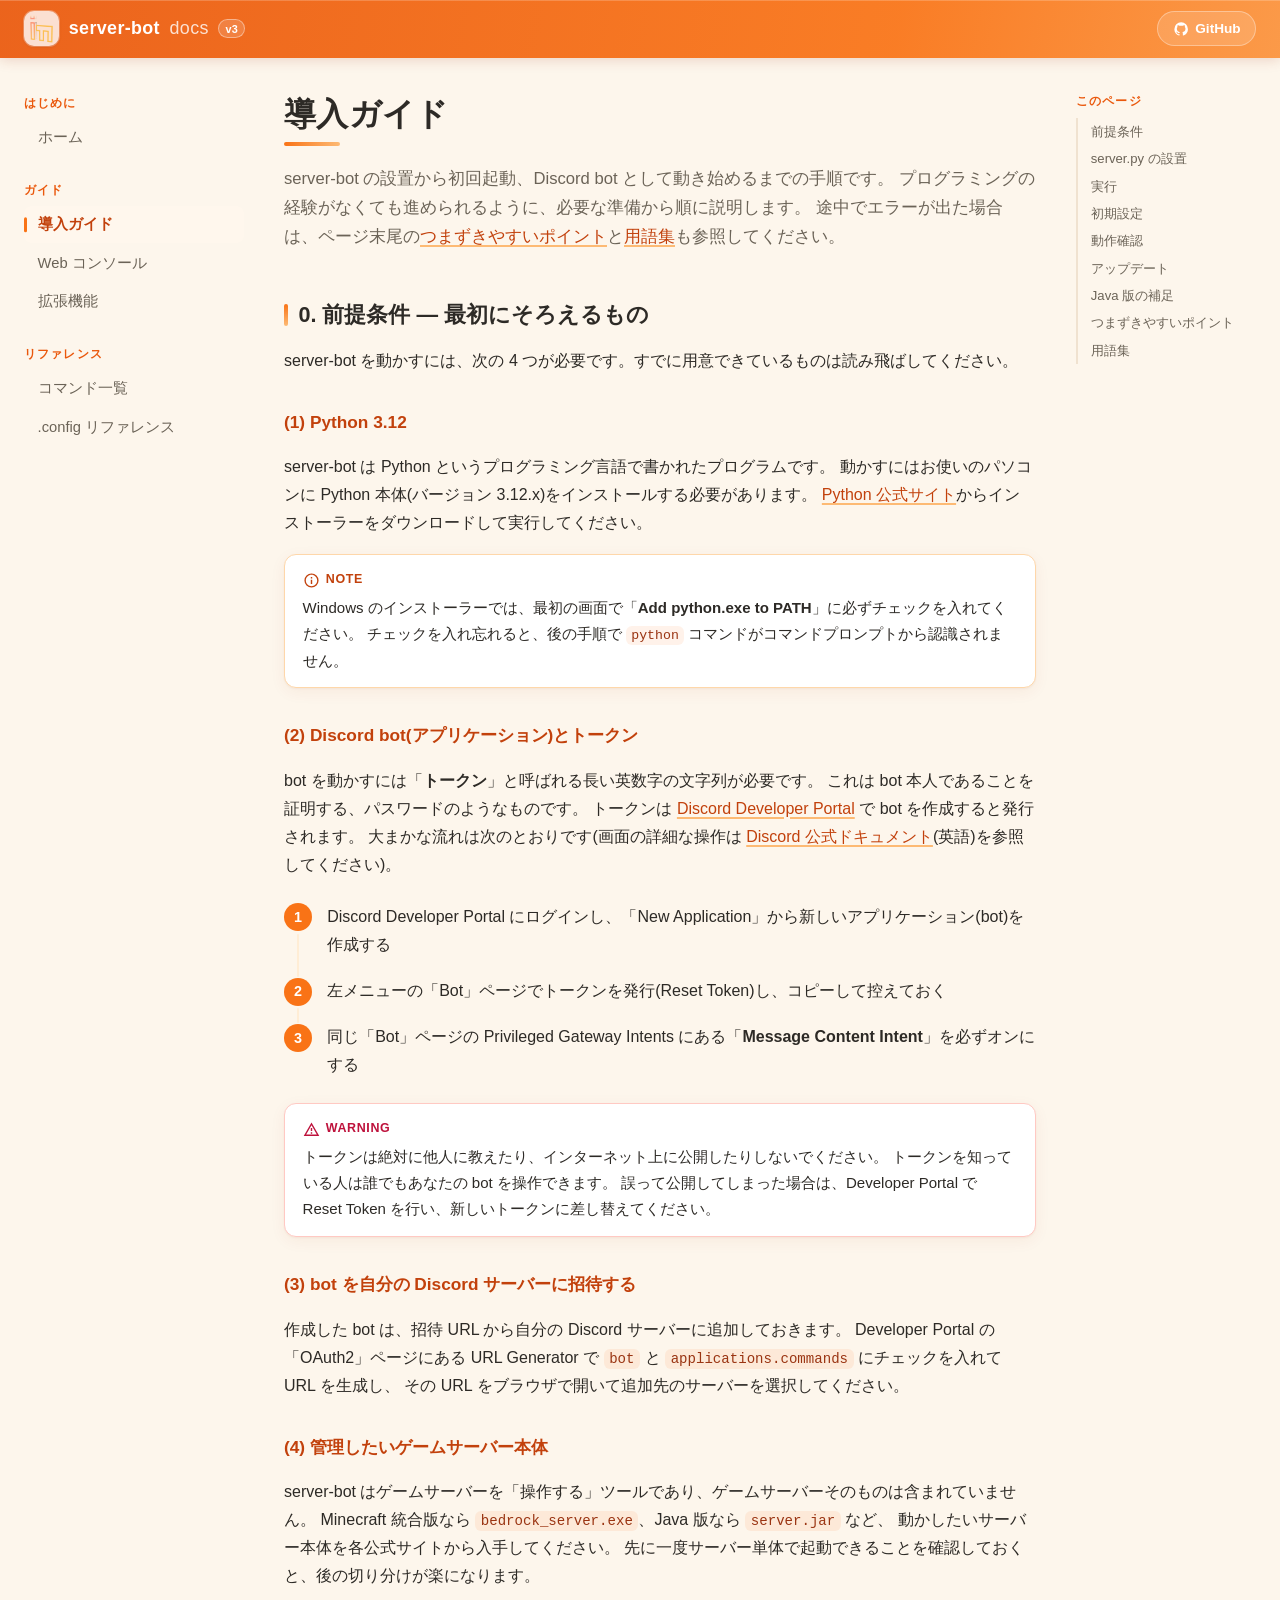
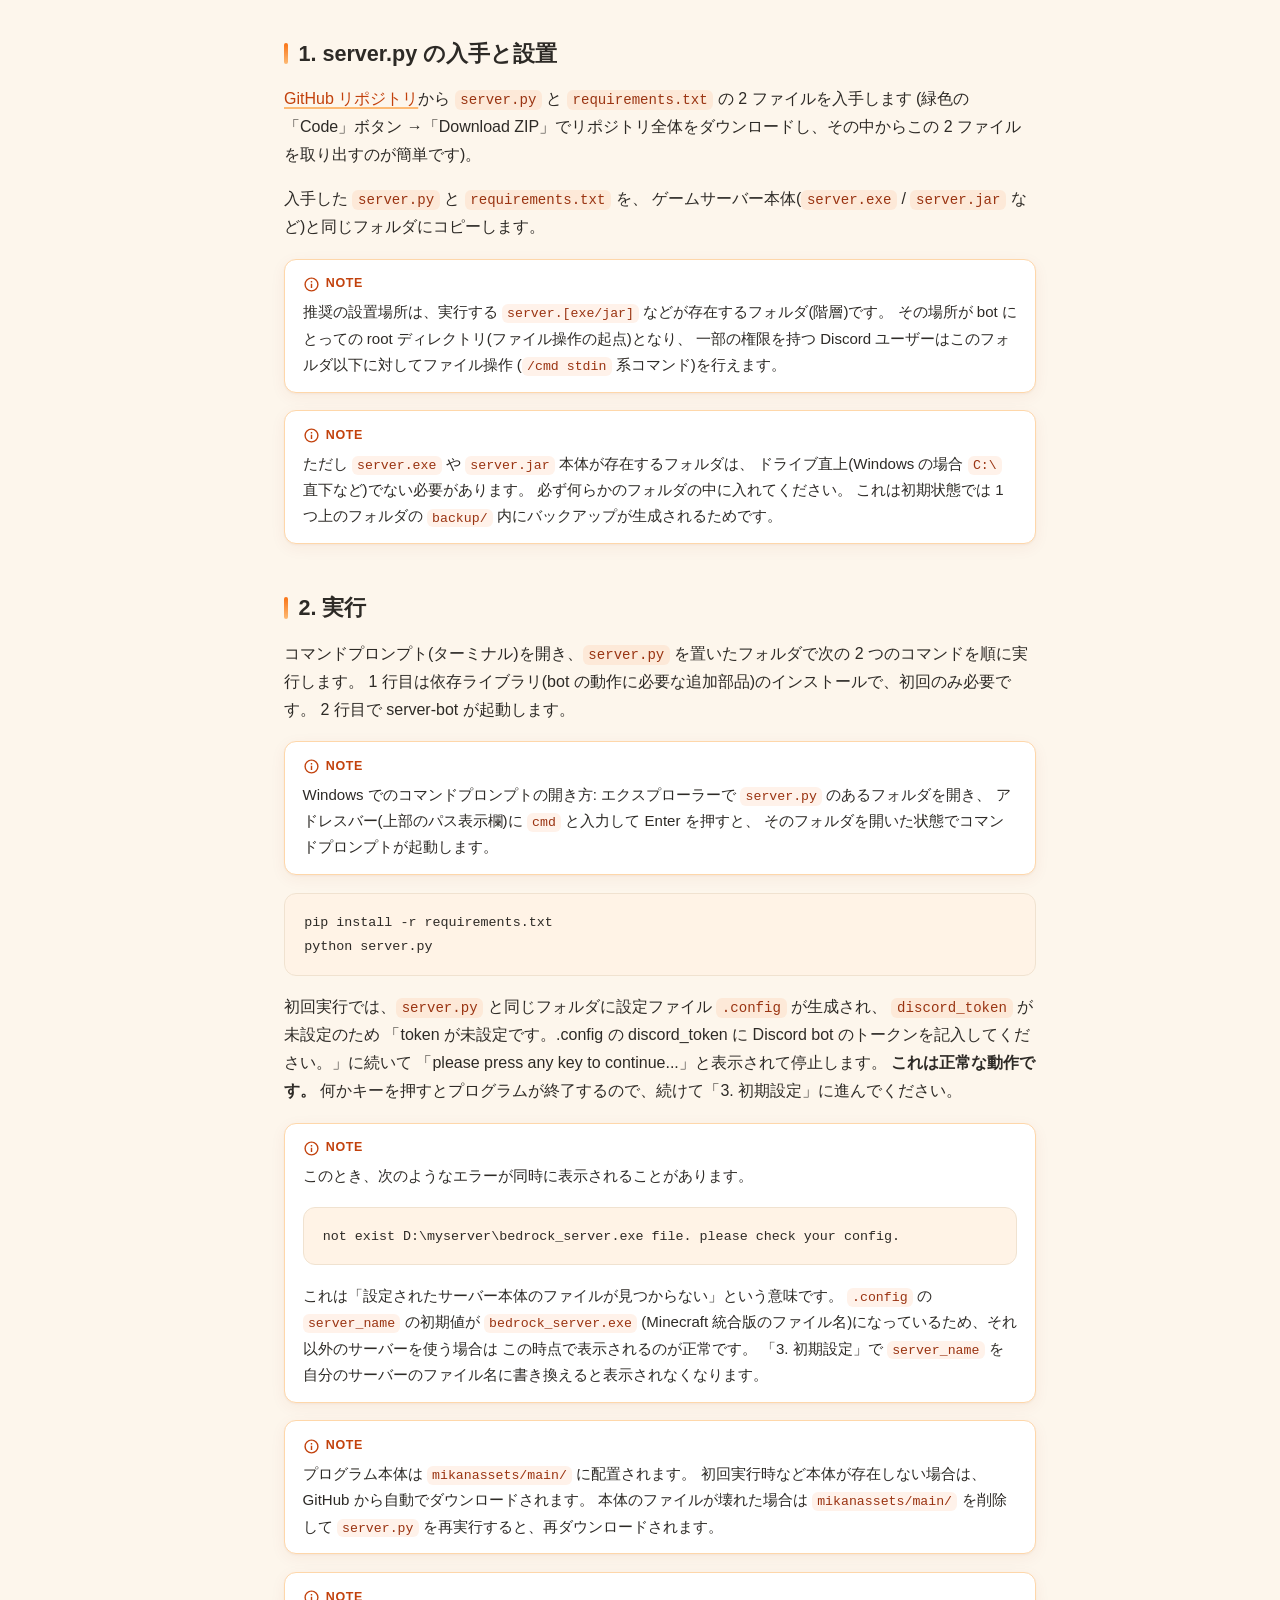
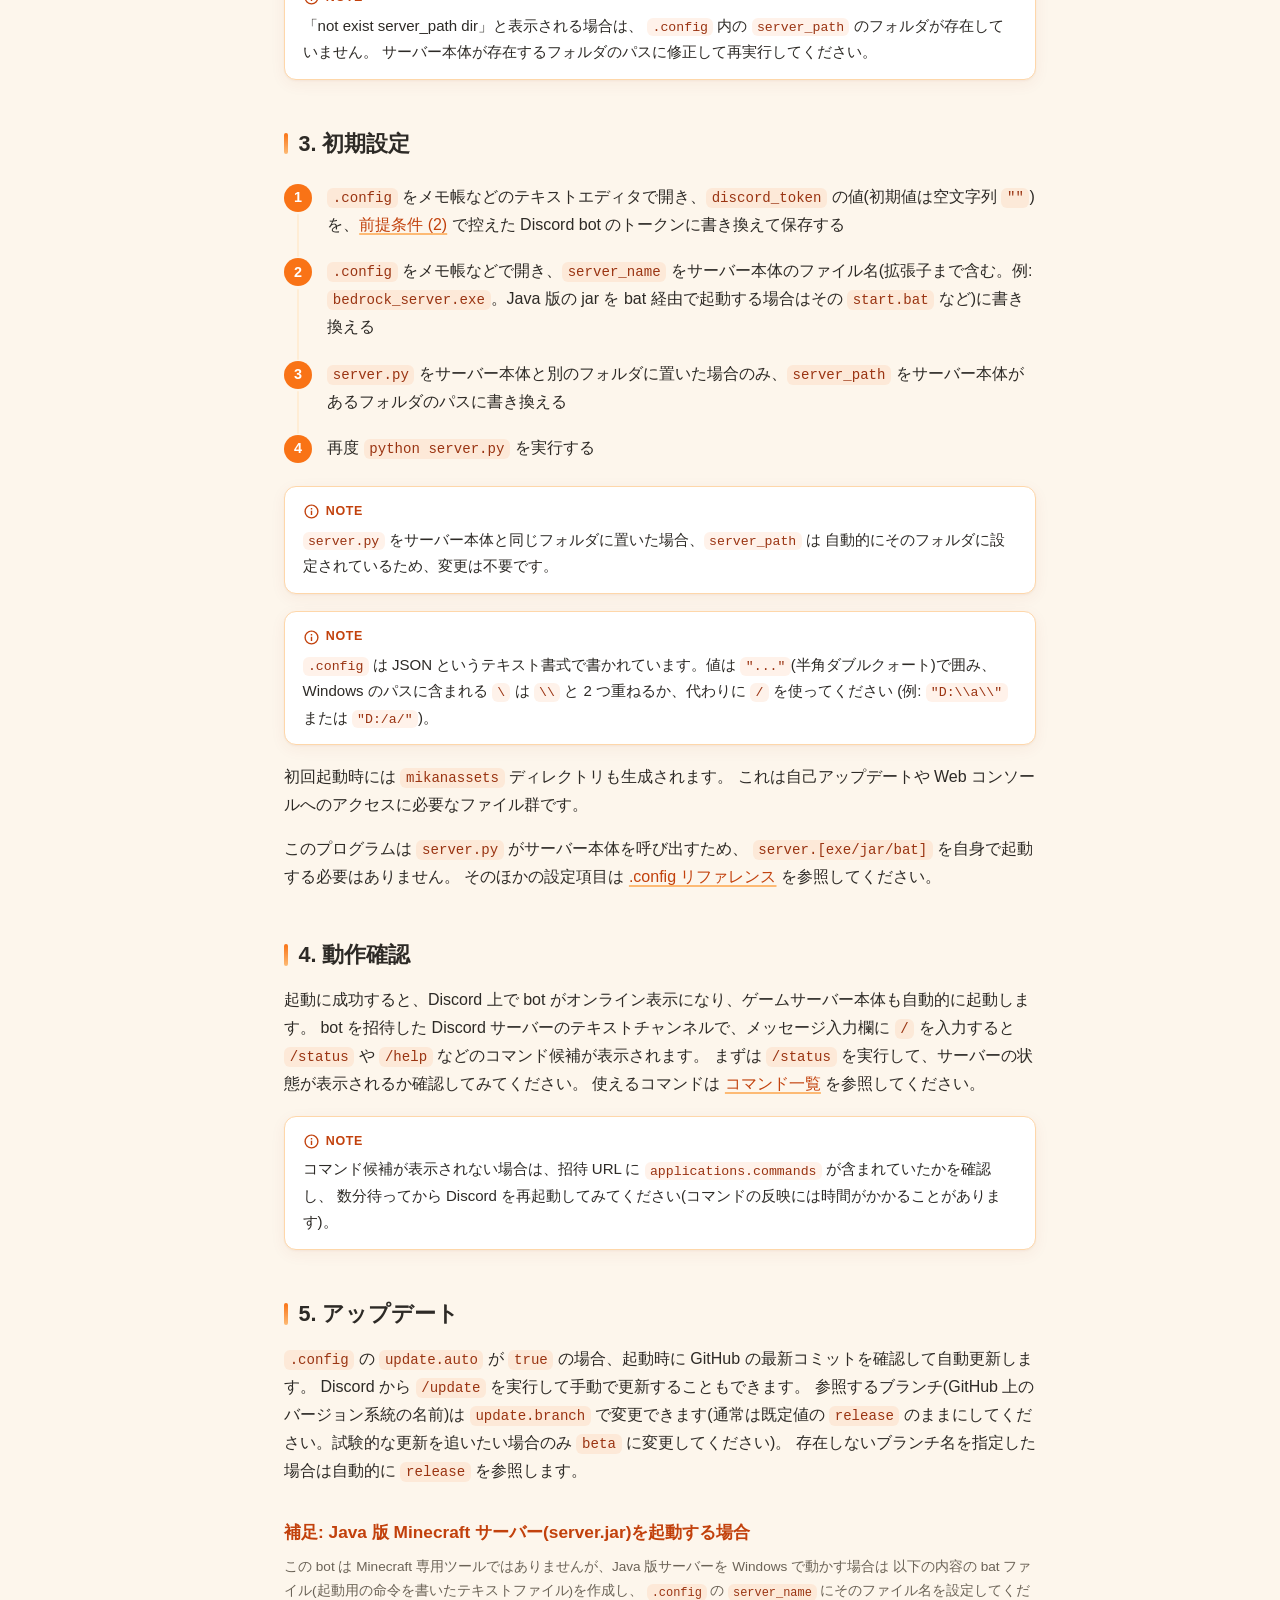
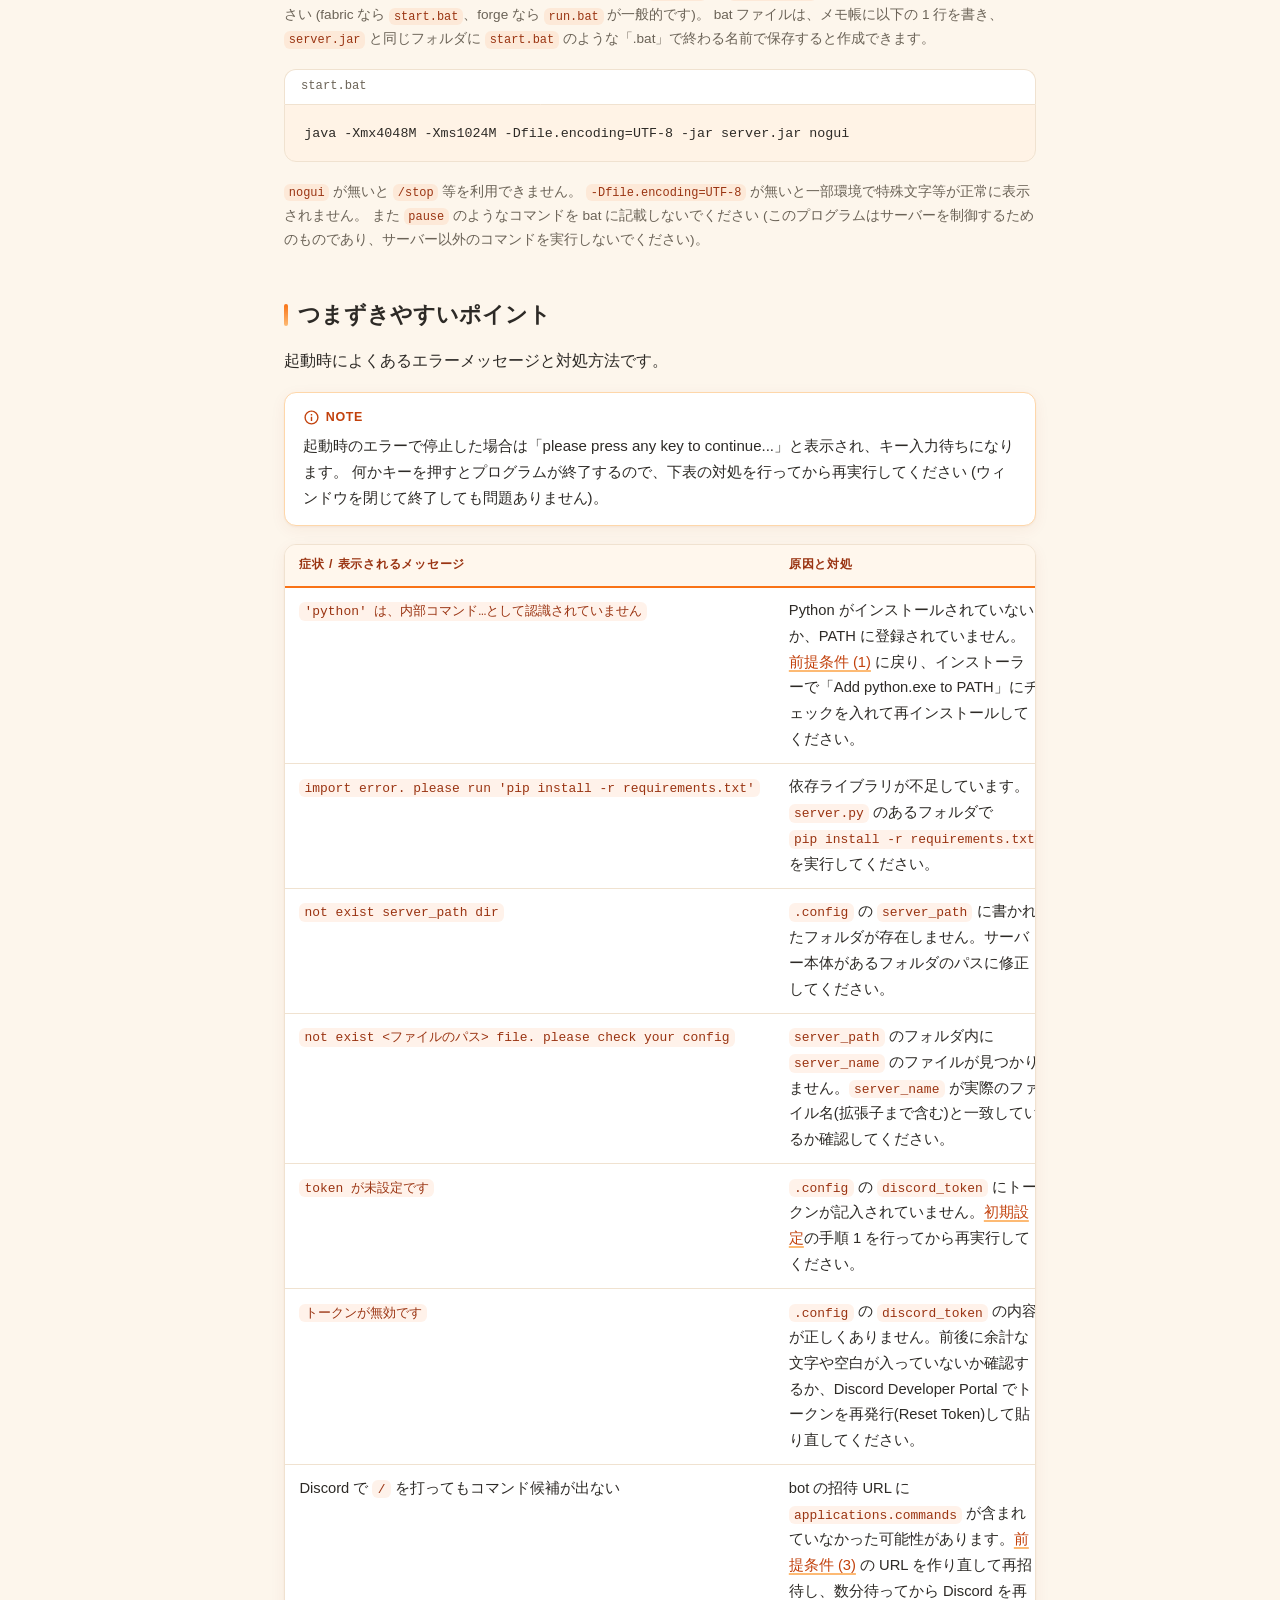
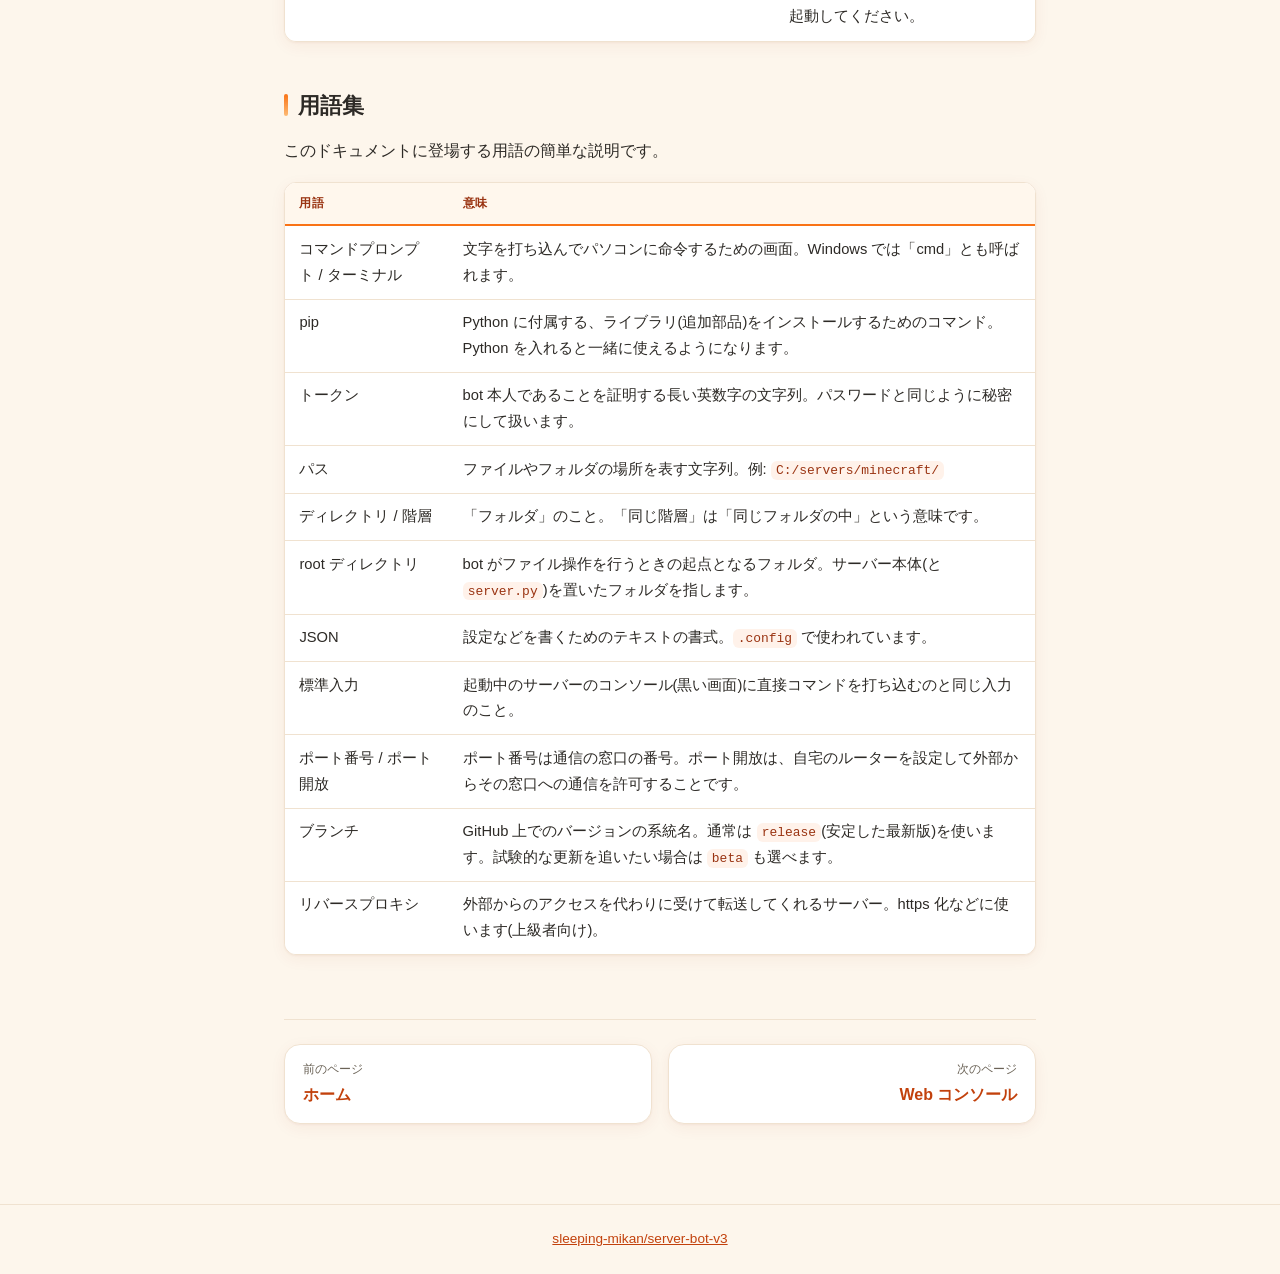
<file: setup.html>
<!DOCTYPE html>
<html lang="ja">
<head>
<meta charset="utf-8">
<meta name="viewport" content="width=device-width, initial-scale=1">
<title>導入ガイド | server-bot ドキュメント</title>
<link rel="stylesheet" href="assets/style.css">
<link rel="icon" type="image/png" href="assets/icon.png">
</head>
<body>

<header class="site-header">
  <div class="inner">
    <a class="logo" href="index.html"><span class="logo-mark"><img src="assets/icon.png" alt=""></span>server-bot <span>docs</span><span class="ver">v3</span></a>
    <a class="gh-link" href="https://github.com/sleeping-mikan/server-bot-v3" target="_blank" rel="noopener"><svg class="mdi" viewBox="0 0 24 24"><path d="M12,2A10,10 0 0,0 2,12C2,16.42 4.87,20.17 8.84,21.5C9.34,21.58 9.5,21.27 9.5,21C9.5,20.77 9.5,20.14 9.5,19.31C6.73,19.91 6.14,17.97 6.14,17.97C5.68,16.81 5.03,16.5 5.03,16.5C4.12,15.88 5.1,15.9 5.1,15.9C6.1,15.97 6.63,16.93 6.63,16.93C7.5,18.45 8.97,18 9.54,17.76C9.63,17.11 9.89,16.67 10.17,16.42C7.95,16.17 5.62,15.31 5.62,11.5C5.62,10.39 6,9.5 6.65,8.79C6.55,8.54 6.2,7.5 6.75,6.15C6.75,6.15 7.59,5.88 9.5,7.17C10.29,6.95 11.15,6.84 12,6.84C12.85,6.84 13.71,6.95 14.5,7.17C16.41,5.88 17.25,6.15 17.25,6.15C17.8,7.5 17.45,8.54 17.35,8.79C18,9.5 18.38,10.39 18.38,11.5C18.38,15.32 16.04,16.16 13.81,16.41C14.17,16.72 14.5,17.33 14.5,18.26C14.5,19.6 14.5,20.68 14.5,21C14.5,21.27 14.66,21.59 15.17,21.5C19.14,20.16 22,16.42 22,12A10,10 0 0,0 12,2Z"/></svg>GitHub</a>
  </div>
</header>

<div class="layout">
  <nav class="sidebar">
    <div class="group-title">はじめに</div>
    <a href="index.html">ホーム</a>
    <div class="group-title">ガイド</div>
    <a href="setup.html" class="active">導入ガイド</a>
    <a href="web.html">Web コンソール</a>
    <a href="extensions.html">拡張機能</a>
    <div class="group-title">リファレンス</div>
    <a href="commands.html">コマンド一覧</a>
    <a href="config.html">.config リファレンス</a>
  </nav>

  <main>
    <h1>導入ガイド</h1>
    <p class="lead">
      server-bot の設置から初回起動、Discord bot として動き始めるまでの手順です。
      プログラミングの経験がなくても進められるように、必要な準備から順に説明します。
      途中でエラーが出た場合は、ページ末尾の<a href="#trouble">つまずきやすいポイント</a>と<a href="#glossary">用語集</a>も参照してください。
    </p>

    <h2 id="prep">0. 前提条件 — 最初にそろえるもの</h2>
    <p>server-bot を動かすには、次の 4 つが必要です。すでに用意できているものは読み飛ばしてください。</p>

    <h3 id="prep-python">(1) Python 3.12</h3>
    <p>
      server-bot は Python というプログラミング言語で書かれたプログラムです。
      動かすにはお使いのパソコンに Python 本体(バージョン 3.12.x)をインストールする必要があります。
      <a href="https://www.python.org/downloads/" target="_blank" rel="noopener">Python 公式サイト</a>からインストーラーをダウンロードして実行してください。
    </p>
    <div class="note">
      Windows のインストーラーでは、最初の画面で「<strong>Add python.exe to PATH</strong>」に必ずチェックを入れてください。
      チェックを入れ忘れると、後の手順で <code>python</code> コマンドがコマンドプロンプトから認識されません。
    </div>

    <h3 id="prep-bot">(2) Discord bot(アプリケーション)とトークン</h3>
    <p>
      bot を動かすには「<strong>トークン</strong>」と呼ばれる長い英数字の文字列が必要です。
      これは bot 本人であることを証明する、パスワードのようなものです。
      トークンは <a href="https://discord.com/developers/applications" target="_blank" rel="noopener">Discord Developer Portal</a> で bot を作成すると発行されます。
      大まかな流れは次のとおりです(画面の詳細な操作は
      <a href="https://discord.com/developers/docs/quick-start/getting-started" target="_blank" rel="noopener">Discord 公式ドキュメント</a>(英語)を参照してください)。
    </p>
    <ol class="steps">
      <li>Discord Developer Portal にログインし、「New Application」から新しいアプリケーション(bot)を作成する</li>
      <li>左メニューの「Bot」ページでトークンを発行(Reset Token)し、コピーして控えておく</li>
      <li>同じ「Bot」ページの Privileged Gateway Intents にある「<strong>Message Content Intent</strong>」を必ずオンにする</li>
    </ol>
    <div class="warn">
      トークンは絶対に他人に教えたり、インターネット上に公開したりしないでください。
      トークンを知っている人は誰でもあなたの bot を操作できます。
      誤って公開してしまった場合は、Developer Portal で Reset Token を行い、新しいトークンに差し替えてください。
    </div>

    <h3 id="prep-invite">(3) bot を自分の Discord サーバーに招待する</h3>
    <p>
      作成した bot は、招待 URL から自分の Discord サーバーに追加しておきます。
      Developer Portal の「OAuth2」ページにある URL Generator で
      <code>bot</code> と <code>applications.commands</code> にチェックを入れて URL を生成し、
      その URL をブラウザで開いて追加先のサーバーを選択してください。
    </p>

    <h3 id="prep-server">(4) 管理したいゲームサーバー本体</h3>
    <p>
      server-bot はゲームサーバーを「操作する」ツールであり、ゲームサーバーそのものは含まれていません。
      Minecraft 統合版なら <code>bedrock_server.exe</code>、Java 版なら <code>server.jar</code> など、
      動かしたいサーバー本体を各公式サイトから入手してください。
      先に一度サーバー単体で起動できることを確認しておくと、後の切り分けが楽になります。
    </p>

    <h2 id="place">1. server.py の入手と設置</h2>
    <p>
      <a href="https://github.com/sleeping-mikan/server-bot-v3" target="_blank" rel="noopener">GitHub リポジトリ</a>から
      <code>server.py</code> と <code>requirements.txt</code> の 2 ファイルを入手します
      (緑色の「Code」ボタン →「Download ZIP」でリポジトリ全体をダウンロードし、その中からこの 2 ファイルを取り出すのが簡単です)。
    </p>
    <p>
      入手した <code>server.py</code> と <code>requirements.txt</code> を、
      ゲームサーバー本体(<code>server.exe</code> / <code>server.jar</code> など)と同じフォルダにコピーします。
    </p>
    <div class="note">
      推奨の設置場所は、実行する <code>server.[exe/jar]</code> などが存在するフォルダ(階層)です。
      その場所が bot にとっての root ディレクトリ(ファイル操作の起点)となり、
      一部の権限を持つ Discord ユーザーはこのフォルダ以下に対してファイル操作
      (<code>/cmd stdin</code> 系コマンド)を行えます。
    </div>
    <div class="note">
      ただし <code>server.exe</code> や <code>server.jar</code> 本体が存在するフォルダは、
      ドライブ直上(Windows の場合 <code>C:\</code> 直下など)でない必要があります。
      必ず何らかのフォルダの中に入れてください。
      これは初期状態では 1 つ上のフォルダの <code>backup/</code> 内にバックアップが生成されるためです。
    </div>

    <h2 id="run">2. 実行</h2>
    <p>
      コマンドプロンプト(ターミナル)を開き、<code>server.py</code> を置いたフォルダで次の 2 つのコマンドを順に実行します。
      1 行目は依存ライブラリ(bot の動作に必要な追加部品)のインストールで、初回のみ必要です。
      2 行目で server-bot が起動します。
    </p>
    <div class="note">
      Windows でのコマンドプロンプトの開き方: エクスプローラーで <code>server.py</code> のあるフォルダを開き、
      アドレスバー(上部のパス表示欄)に <code>cmd</code> と入力して Enter を押すと、
      そのフォルダを開いた状態でコマンドプロンプトが起動します。
    </div>
    <pre><code>pip install -r requirements.txt
python server.py</code></pre>
    <p>
      初回実行では、<code>server.py</code> と同じフォルダに設定ファイル <code>.config</code> が生成され、
      <code>discord_token</code> が未設定のため
      「token が未設定です。.config の discord_token に Discord bot のトークンを記入してください。」に続いて
      「please press any key to continue...」と表示されて停止します。
      <strong>これは正常な動作です。</strong>
      何かキーを押すとプログラムが終了するので、続けて「3. 初期設定」に進んでください。
    </p>
    <div class="note">
      このとき、次のようなエラーが同時に表示されることがあります。
      <pre style="margin: 0.5rem 0;"><code>not exist D:\myserver\bedrock_server.exe file. please check your config.</code></pre>
      これは「設定されたサーバー本体のファイルが見つからない」という意味です。
      <code>.config</code> の <code>server_name</code> の初期値が <code>bedrock_server.exe</code>
      (Minecraft 統合版のファイル名)になっているため、それ以外のサーバーを使う場合は
      この時点で表示されるのが正常です。
      「3. 初期設定」で <code>server_name</code> を自分のサーバーのファイル名に書き換えると表示されなくなります。
    </div>

    <div class="note">
      プログラム本体は <code>mikanassets/main/</code> に配置されます。
      初回実行時など本体が存在しない場合は、GitHub から自動でダウンロードされます。
      本体のファイルが壊れた場合は <code>mikanassets/main/</code> を削除して
      <code>server.py</code> を再実行すると、再ダウンロードされます。
    </div>
    <div class="note">
      「not exist server_path dir」と表示される場合は、
      <code>.config</code> 内の <code>server_path</code> のフォルダが存在していません。
      サーバー本体が存在するフォルダのパスに修正して再実行してください。
    </div>

    <h2 id="init">3. 初期設定</h2>
    <ol class="steps">
      <li><code>.config</code> をメモ帳などのテキストエディタで開き、<code>discord_token</code> の値(初期値は空文字列 <code>""</code>)を、<a href="#prep-bot">前提条件 (2)</a> で控えた Discord bot のトークンに書き換えて保存する</li>
      <li><code>.config</code> をメモ帳などで開き、<code>server_name</code> をサーバー本体のファイル名(拡張子まで含む。例: <code>bedrock_server.exe</code>。Java 版の jar を bat 経由で起動する場合はその <code>start.bat</code> など)に書き換える</li>
      <li><code>server.py</code> をサーバー本体と別のフォルダに置いた場合のみ、<code>server_path</code> をサーバー本体があるフォルダのパスに書き換える</li>
      <li>再度 <code>python server.py</code> を実行する</li>
    </ol>
    <div class="note">
      <code>server.py</code> をサーバー本体と同じフォルダに置いた場合、<code>server_path</code> は
      自動的にそのフォルダに設定されているため、変更は不要です。
    </div>
    <div class="note">
      <code>.config</code> は JSON というテキスト書式で書かれています。値は <code>"..."</code>(半角ダブルクォート)で囲み、
      Windows のパスに含まれる <code>\</code> は <code>\\</code> と 2 つ重ねるか、代わりに <code>/</code> を使ってください
      (例: <code>"D:\\a\\"</code> または <code>"D:/a/"</code>)。
    </div>
    <p>
      初回起動時には <code>mikanassets</code> ディレクトリも生成されます。
      これは自己アップデートや Web コンソールへのアクセスに必要なファイル群です。
    </p>
    <p>
      このプログラムは <code>server.py</code> がサーバー本体を呼び出すため、
      <code>server.[exe/jar/bat]</code> を自身で起動する必要はありません。
      そのほかの設定項目は <a href="config.html">.config リファレンス</a> を参照してください。
    </p>

    <h2 id="check">4. 動作確認</h2>
    <p>
      起動に成功すると、Discord 上で bot がオンライン表示になり、ゲームサーバー本体も自動的に起動します。
      bot を招待した Discord サーバーのテキストチャンネルで、メッセージ入力欄に <code>/</code> を入力すると
      <code>/status</code> や <code>/help</code> などのコマンド候補が表示されます。
      まずは <code>/status</code> を実行して、サーバーの状態が表示されるか確認してみてください。
      使えるコマンドは <a href="commands.html">コマンド一覧</a> を参照してください。
    </p>
    <div class="note">
      コマンド候補が表示されない場合は、招待 URL に <code>applications.commands</code> が含まれていたかを確認し、
      数分待ってから Discord を再起動してみてください(コマンドの反映には時間がかかることがあります)。
    </div>

    <h2 id="update">5. アップデート</h2>
    <p>
      <code>.config</code> の <code>update.auto</code> が <code>true</code> の場合、起動時に GitHub の最新コミットを確認して自動更新します。
      Discord から <code>/update</code> を実行して手動で更新することもできます。
      参照するブランチ(GitHub 上のバージョン系統の名前)は <code>update.branch</code> で変更できます(通常は既定値の <code>release</code> のままにしてください。試験的な更新を追いたい場合のみ <code>beta</code> に変更してください)。
      存在しないブランチ名を指定した場合は自動的に <code>release</code> を参照します。
    </p>

    <h3 id="java">補足: Java 版 Minecraft サーバー(server.jar)を起動する場合</h3>
    <p class="tips">
      この bot は Minecraft 専用ツールではありませんが、Java 版サーバーを Windows で動かす場合は
      以下の内容の bat ファイル(起動用の命令を書いたテキストファイル)を作成し、
      <code>.config</code> の <code>server_name</code> にそのファイル名を設定してください
      (fabric なら <code>start.bat</code>、forge なら <code>run.bat</code> が一般的です)。
      bat ファイルは、メモ帳に以下の 1 行を書き、<code>server.jar</code> と同じフォルダに
      <code>start.bat</code> のような「.bat」で終わる名前で保存すると作成できます。
    </p>
    <figure class="code">
    <figcaption>start.bat</figcaption>
    <pre><code>java -Xmx4048M -Xms1024M -Dfile.encoding=UTF-8 -jar server.jar nogui</code></pre>
    </figure>
    <p class="tips">
      <code>nogui</code> が無いと <code>/stop</code> 等を利用できません。
      <code>-Dfile.encoding=UTF-8</code> が無いと一部環境で特殊文字等が正常に表示されません。
      また <code>pause</code> のようなコマンドを bat に記載しないでください
      (このプログラムはサーバーを制御するためのものであり、サーバー以外のコマンドを実行しないでください)。
    </p>

    <h2 id="trouble">つまずきやすいポイント</h2>
    <p>起動時によくあるエラーメッセージと対処方法です。</p>
    <div class="note">
      起動時のエラーで停止した場合は「please press any key to continue...」と表示され、キー入力待ちになります。
      何かキーを押すとプログラムが終了するので、下表の対処を行ってから再実行してください
      (ウィンドウを閉じて終了しても問題ありません)。
    </div>
    <div class="table-wrap">
      <table>
        <thead><tr><th>症状 / 表示されるメッセージ</th><th>原因と対処</th></tr></thead>
        <tbody>
          <tr>
            <td><code>'python' は、内部コマンド…として認識されていません</code></td>
            <td>Python がインストールされていないか、PATH に登録されていません。<a href="#prep-python">前提条件 (1)</a> に戻り、インストーラーで「Add python.exe to PATH」にチェックを入れて再インストールしてください。</td>
          </tr>
          <tr>
            <td><code>import error. please run 'pip install -r requirements.txt'</code></td>
            <td>依存ライブラリが不足しています。<code>server.py</code> のあるフォルダで <code>pip install -r requirements.txt</code> を実行してください。</td>
          </tr>
          <tr>
            <td><code>not exist server_path dir</code></td>
            <td><code>.config</code> の <code>server_path</code> に書かれたフォルダが存在しません。サーバー本体があるフォルダのパスに修正してください。</td>
          </tr>
          <tr>
            <td><code>not exist &lt;ファイルのパス&gt; file. please check your config</code></td>
            <td><code>server_path</code> のフォルダ内に <code>server_name</code> のファイルが見つかりません。<code>server_name</code> が実際のファイル名(拡張子まで含む)と一致しているか確認してください。</td>
          </tr>
          <tr>
            <td><code>token が未設定です</code></td>
            <td><code>.config</code> の <code>discord_token</code> にトークンが記入されていません。<a href="#init">初期設定</a>の手順 1 を行ってから再実行してください。</td>
          </tr>
          <tr>
            <td><code>トークンが無効です</code></td>
            <td><code>.config</code> の <code>discord_token</code> の内容が正しくありません。前後に余計な文字や空白が入っていないか確認するか、Discord Developer Portal でトークンを再発行(Reset Token)して貼り直してください。</td>
          </tr>
          <tr>
            <td>Discord で <code>/</code> を打ってもコマンド候補が出ない</td>
            <td>bot の招待 URL に <code>applications.commands</code> が含まれていなかった可能性があります。<a href="#prep-invite">前提条件 (3)</a> の URL を作り直して再招待し、数分待ってから Discord を再起動してください。</td>
          </tr>
        </tbody>
      </table>
    </div>

    <h2 id="glossary">用語集</h2>
    <p>このドキュメントに登場する用語の簡単な説明です。</p>
    <div class="table-wrap">
      <table>
        <thead><tr><th>用語</th><th>意味</th></tr></thead>
        <tbody>
          <tr><td>コマンドプロンプト / ターミナル</td><td>文字を打ち込んでパソコンに命令するための画面。Windows では「cmd」とも呼ばれます。</td></tr>
          <tr><td>pip</td><td>Python に付属する、ライブラリ(追加部品)をインストールするためのコマンド。Python を入れると一緒に使えるようになります。</td></tr>
          <tr><td>トークン</td><td>bot 本人であることを証明する長い英数字の文字列。パスワードと同じように秘密にして扱います。</td></tr>
          <tr><td>パス</td><td>ファイルやフォルダの場所を表す文字列。例: <code>C:/servers/minecraft/</code></td></tr>
          <tr><td>ディレクトリ / 階層</td><td>「フォルダ」のこと。「同じ階層」は「同じフォルダの中」という意味です。</td></tr>
          <tr><td>root ディレクトリ</td><td>bot がファイル操作を行うときの起点となるフォルダ。サーバー本体(と <code>server.py</code>)を置いたフォルダを指します。</td></tr>
          <tr><td>JSON</td><td>設定などを書くためのテキストの書式。<code>.config</code> で使われています。</td></tr>
          <tr><td>標準入力</td><td>起動中のサーバーのコンソール(黒い画面)に直接コマンドを打ち込むのと同じ入力のこと。</td></tr>
          <tr><td>ポート番号 / ポート開放</td><td>ポート番号は通信の窓口の番号。ポート開放は、自宅のルーターを設定して外部からその窓口への通信を許可することです。</td></tr>
          <tr><td>ブランチ</td><td>GitHub 上でのバージョンの系統名。通常は <code>release</code>(安定した最新版)を使います。試験的な更新を追いたい場合は <code>beta</code> も選べます。</td></tr>
          <tr><td>リバースプロキシ</td><td>外部からのアクセスを代わりに受けて転送してくれるサーバー。https 化などに使います(上級者向け)。</td></tr>
        </tbody>
      </table>
    </div>

    <nav class="page-nav">
      <a class="page-nav-prev" href="index.html"><span>前のページ</span><strong>ホーム</strong></a>
      <a class="page-nav-next" href="web.html"><span>次のページ</span><strong>Web コンソール</strong></a>
    </nav>
  </main>

  <aside class="toc">
    <div class="toc-title">このページ</div>
    <a href="#prep">前提条件</a>
    <a href="#place">server.py の設置</a>
    <a href="#run">実行</a>
    <a href="#init">初期設定</a>
    <a href="#check">動作確認</a>
    <a href="#update">アップデート</a>
    <a href="#java">Java 版の補足</a>
    <a href="#trouble">つまずきやすいポイント</a>
    <a href="#glossary">用語集</a>
  </aside>
</div>

<footer class="site-footer">
  <a href="https://github.com/sleeping-mikan/server-bot-v3" target="_blank" rel="noopener">sleeping-mikan/server-bot-v3</a>
</footer>

<script src="assets/site.js" defer></script>

</body>
</html>
</file>
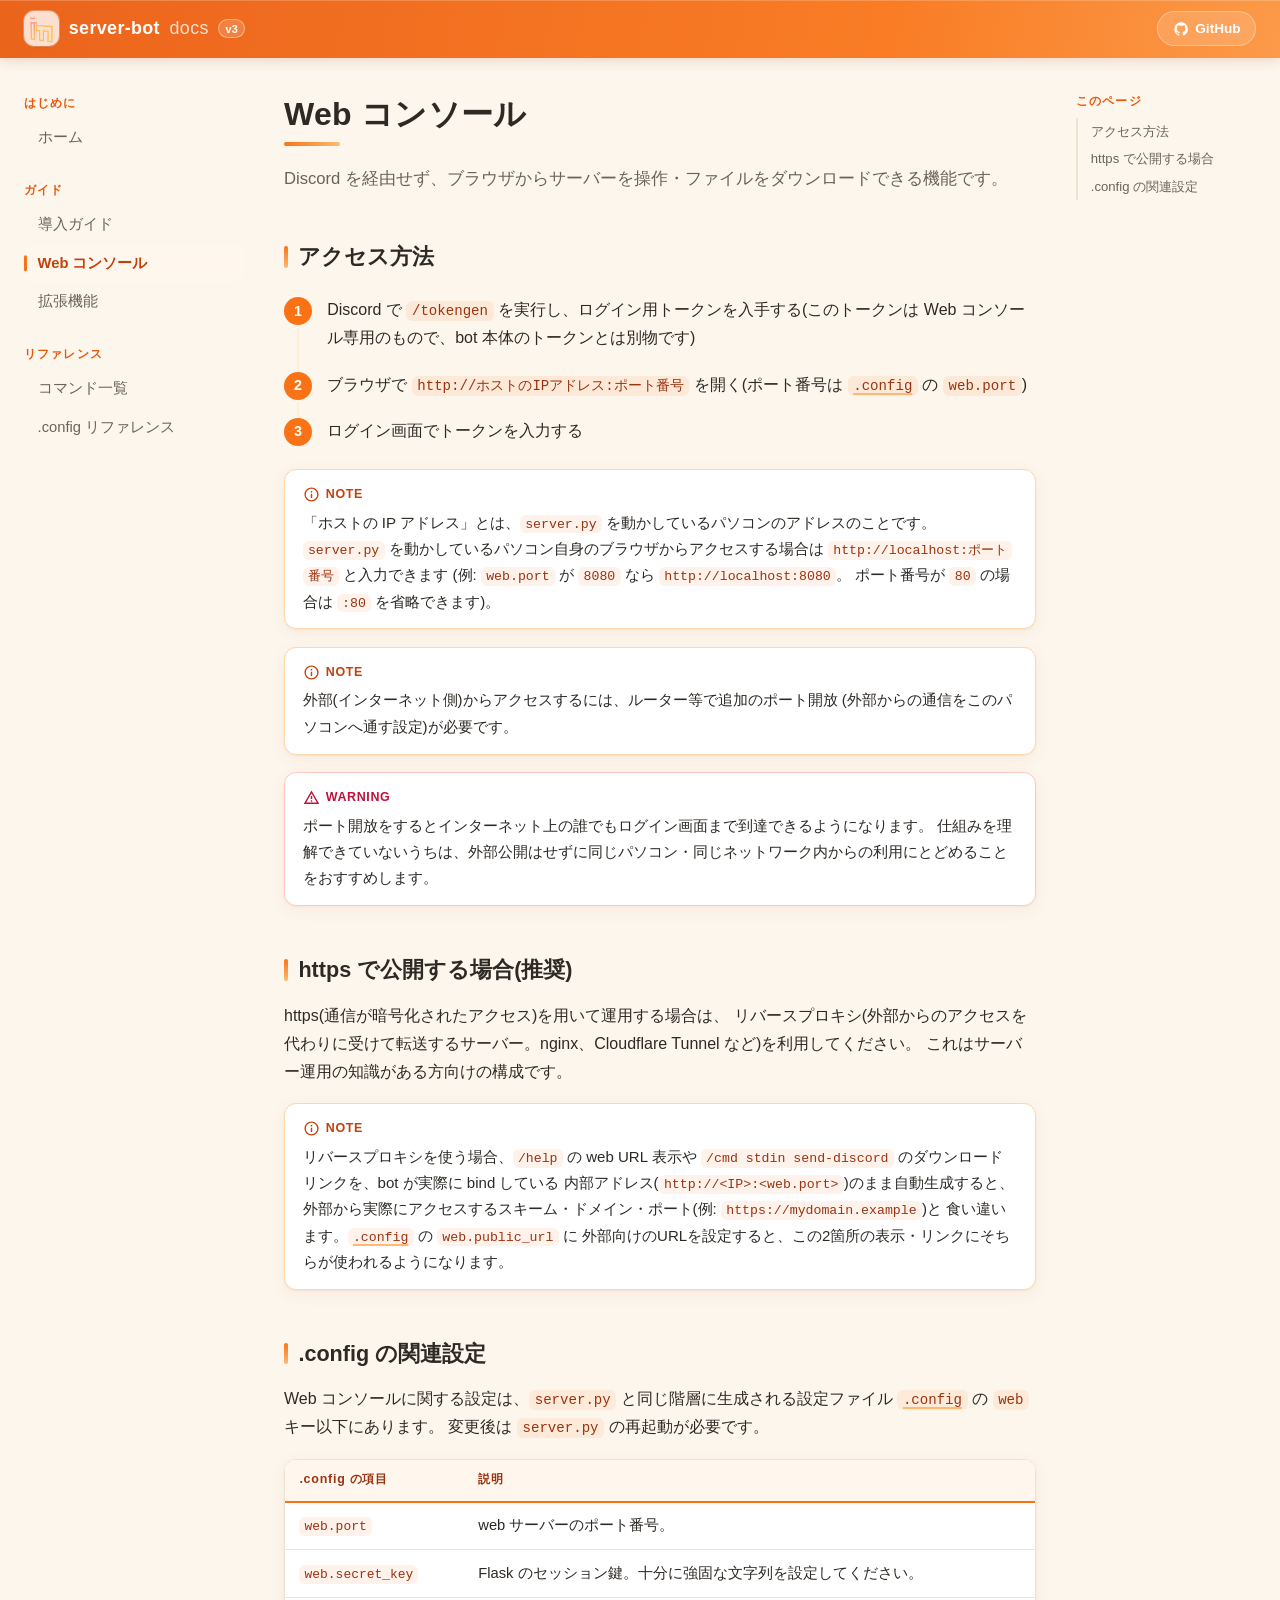
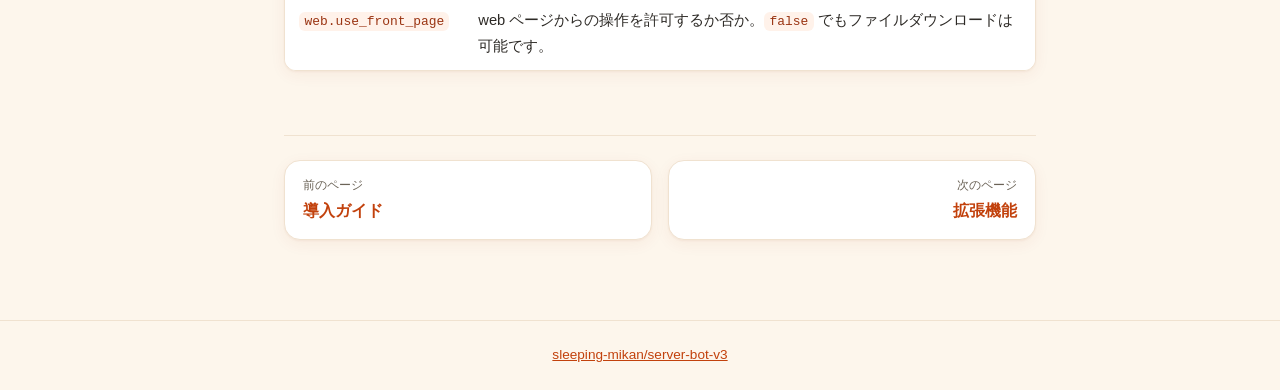
<file: web.html>
<!DOCTYPE html>
<html lang="ja">
<head>
<meta charset="utf-8">
<meta name="viewport" content="width=device-width, initial-scale=1">
<title>Web コンソール | server-bot ドキュメント</title>
<link rel="stylesheet" href="assets/style.css">
<link rel="icon" type="image/png" href="assets/icon.png">
</head>
<body>

<header class="site-header">
  <div class="inner">
    <a class="logo" href="index.html"><span class="logo-mark"><img src="assets/icon.png" alt=""></span>server-bot <span>docs</span><span class="ver">v3</span></a>
    <a class="gh-link" href="https://github.com/sleeping-mikan/server-bot-v3" target="_blank" rel="noopener"><svg class="mdi" viewBox="0 0 24 24"><path d="M12,2A10,10 0 0,0 2,12C2,16.42 4.87,20.17 8.84,21.5C9.34,21.58 9.5,21.27 9.5,21C9.5,20.77 9.5,20.14 9.5,19.31C6.73,19.91 6.14,17.97 6.14,17.97C5.68,16.81 5.03,16.5 5.03,16.5C4.12,15.88 5.1,15.9 5.1,15.9C6.1,15.97 6.63,16.93 6.63,16.93C7.5,18.45 8.97,18 9.54,17.76C9.63,17.11 9.89,16.67 10.17,16.42C7.95,16.17 5.62,15.31 5.62,11.5C5.62,10.39 6,9.5 6.65,8.79C6.55,8.54 6.2,7.5 6.75,6.15C6.75,6.15 7.59,5.88 9.5,7.17C10.29,6.95 11.15,6.84 12,6.84C12.85,6.84 13.71,6.95 14.5,7.17C16.41,5.88 17.25,6.15 17.25,6.15C17.8,7.5 17.45,8.54 17.35,8.79C18,9.5 18.38,10.39 18.38,11.5C18.38,15.32 16.04,16.16 13.81,16.41C14.17,16.72 14.5,17.33 14.5,18.26C14.5,19.6 14.5,20.68 14.5,21C14.5,21.27 14.66,21.59 15.17,21.5C19.14,20.16 22,16.42 22,12A10,10 0 0,0 12,2Z"/></svg>GitHub</a>
  </div>
</header>

<div class="layout">
  <nav class="sidebar">
    <div class="group-title">はじめに</div>
    <a href="index.html">ホーム</a>
    <div class="group-title">ガイド</div>
    <a href="setup.html">導入ガイド</a>
    <a href="web.html" class="active">Web コンソール</a>
    <a href="extensions.html">拡張機能</a>
    <div class="group-title">リファレンス</div>
    <a href="commands.html">コマンド一覧</a>
    <a href="config.html">.config リファレンス</a>
  </nav>

  <main>
    <h1>Web コンソール</h1>
    <p class="lead">Discord を経由せず、ブラウザからサーバーを操作・ファイルをダウンロードできる機能です。</p>

    <h2 id="access">アクセス方法</h2>
    <ol class="steps">
      <li>Discord で <code>/tokengen</code> を実行し、ログイン用トークンを入手する(このトークンは Web コンソール専用のもので、bot 本体のトークンとは別物です)</li>
      <li>ブラウザで <code>http://ホストのIPアドレス:ポート番号</code> を開く(ポート番号は <a href="config.html"><code>.config</code></a> の <code>web.port</code>)</li>
      <li>ログイン画面でトークンを入力する</li>
    </ol>
    <div class="note">
      「ホストの IP アドレス」とは、<code>server.py</code> を動かしているパソコンのアドレスのことです。
      <code>server.py</code> を動かしているパソコン自身のブラウザからアクセスする場合は
      <code>http://localhost:ポート番号</code> と入力できます
      (例: <code>web.port</code> が <code>8080</code> なら <code>http://localhost:8080</code>。
      ポート番号が <code>80</code> の場合は <code>:80</code> を省略できます)。
    </div>
    <div class="note">
      外部(インターネット側)からアクセスするには、ルーター等で追加のポート開放
      (外部からの通信をこのパソコンへ通す設定)が必要です。
    </div>
    <div class="warn">
      ポート開放をするとインターネット上の誰でもログイン画面まで到達できるようになります。
      仕組みを理解できていないうちは、外部公開はせずに同じパソコン・同じネットワーク内からの利用にとどめることをおすすめします。
    </div>

    <h2 id="https">https で公開する場合(推奨)</h2>
    <p>
      https(通信が暗号化されたアクセス)を用いて運用する場合は、
      リバースプロキシ(外部からのアクセスを代わりに受けて転送するサーバー。nginx、Cloudflare Tunnel など)を利用してください。
      これはサーバー運用の知識がある方向けの構成です。
    </p>
    <div class="note">
      リバースプロキシを使う場合、<code>/help</code> の web URL 表示や
      <code>/cmd stdin send-discord</code> のダウンロードリンクを、bot が実際に bind している
      内部アドレス(<code>http://&lt;IP&gt;:&lt;web.port&gt;</code>)のまま自動生成すると、
      外部から実際にアクセスするスキーム・ドメイン・ポート(例: <code>https://mydomain.example</code>)と
      食い違います。<a href="config.html"><code>.config</code></a> の <code>web.public_url</code> に
      外部向けのURLを設定すると、この2箇所の表示・リンクにそちらが使われるようになります。
    </div>

    <h2 id="config">.config の関連設定</h2>
    <p>
      Web コンソールに関する設定は、<code>server.py</code> と同じ階層に生成される設定ファイル
      <a href="config.html"><code>.config</code></a> の <code>web</code> キー以下にあります。
      変更後は <code>server.py</code> の再起動が必要です。
    </p>
    <div class="table-wrap">
      <table>
        <thead><tr><th>.config の項目</th><th>説明</th></tr></thead>
        <tbody>
          <tr><td><code>web.port</code></td><td>web サーバーのポート番号。</td></tr>
          <tr><td><code>web.secret_key</code></td><td>Flask のセッション鍵。十分に強固な文字列を設定してください。</td></tr>
          <tr><td><code>web.use_front_page</code></td><td>web ページからの操作を許可するか否か。<code>false</code> でもファイルダウンロードは可能です。</td></tr>
        </tbody>
      </table>
    </div>

    <nav class="page-nav">
      <a class="page-nav-prev" href="setup.html"><span>前のページ</span><strong>導入ガイド</strong></a>
      <a class="page-nav-next" href="extensions.html"><span>次のページ</span><strong>拡張機能</strong></a>
    </nav>
  </main>

  <aside class="toc">
    <div class="toc-title">このページ</div>
    <a href="#access">アクセス方法</a>
    <a href="#https">https で公開する場合</a>
    <a href="#config">.config の関連設定</a>
  </aside>
</div>

<footer class="site-footer">
  <a href="https://github.com/sleeping-mikan/server-bot-v3" target="_blank" rel="noopener">sleeping-mikan/server-bot-v3</a>
</footer>

<script src="assets/site.js" defer></script>

</body>
</html>
</file>
<file: assets/style.css>
/* server-bot docs — オレンジ基調(ライトモード)の共通スタイル
   デザインの決まりごとは .claude/skills/design/SKILL.md を参照 */

:root {
  --orange-50:  #fff7ed;
  --orange-100: #ffedd5;
  --orange-200: #fed7aa;
  --orange-300: #fdba74;
  --orange-400: #fb923c;
  --orange-500: #f97316;
  --orange-600: #ea580c;
  --orange-700: #c2410c;
  --orange-800: #9a3412;

  --bg: #fdf6ec;
  --bg-panel: #ffffff;
  --bg-code: #fff3e6;
  --bg-code-chip: rgba(249, 115, 22, 0.09);
  --text: #2d2a26;
  --text-sub: #6b6357;
  --border: #f0e2d0;
  --link: var(--orange-700);
  --shadow: 0 1px 2px rgba(154, 52, 18, 0.05), 0 4px 16px rgba(154, 52, 18, 0.06);
  --shadow-hover: 0 2px 4px rgba(154, 52, 18, 0.08), 0 12px 28px rgba(234, 88, 12, 0.14);

  --radius-s: 8px;
  --radius-m: 12px;
  --radius-l: 16px;

  /* ヘッダーの高さ。サイドバー / 目次の sticky 位置と一致させることで
     スクロール開始時に目次が動いて見える現象を防ぐ */
  --header-h: 3.6rem;
}

* { box-sizing: border-box; }

html { scroll-behavior: smooth; scroll-padding-top: calc(var(--header-h) + 1.2rem); }

@media (prefers-reduced-motion: reduce) {
  html { scroll-behavior: auto; }
  *, *::before, *::after { transition: none !important; }
}

body {
  margin: 0;
  font-family: "Segoe UI Variable Text", "Segoe UI", "Hiragino Sans", "Noto Sans JP", Meiryo, sans-serif;
  background: var(--bg);
  color: var(--text);
  line-height: 1.75;
  -webkit-font-smoothing: antialiased;
}

::selection { background: var(--orange-200); }

:focus-visible {
  outline: 2px solid var(--orange-500);
  outline-offset: 2px;
  border-radius: 4px;
}

/* 横スクロール領域のスクロールバーを細く上品に */
pre::-webkit-scrollbar, .table-wrap::-webkit-scrollbar { height: 8px; }
pre::-webkit-scrollbar-thumb, .table-wrap::-webkit-scrollbar-thumb {
  background: var(--orange-200);
  border-radius: 999px;
}
pre::-webkit-scrollbar-track, .table-wrap::-webkit-scrollbar-track { background: transparent; }

/* ---------- mdi inline icons ---------- */
.mdi {
  width: 1.2em;
  height: 1.2em;
  vertical-align: -0.24em;
  fill: currentColor;
  flex-shrink: 0;
}

/* ---------- header ---------- */
.site-header {
  position: sticky;
  top: 0;
  z-index: 20;
  background: linear-gradient(100deg, rgba(234, 88, 12, 0.93), rgba(249, 115, 22, 0.93) 70%, rgba(251, 146, 60, 0.93));
  -webkit-backdrop-filter: blur(10px) saturate(1.4);
  backdrop-filter: blur(10px) saturate(1.4);
  color: #fff;
  box-shadow: 0 1px 0 rgba(255, 255, 255, 0.2) inset, 0 2px 12px rgba(154, 52, 18, 0.18);
}
.site-header .inner {
  max-width: 1280px;
  margin: 0 auto;
  height: var(--header-h);
  padding: 0 1.5rem;
  display: flex;
  align-items: center;
  gap: 0.75rem;
}
.site-header .logo {
  display: flex;
  align-items: center;
  gap: 0.6rem;
  font-size: 1.12rem;
  font-weight: 700;
  color: #fff;
  text-decoration: none;
  letter-spacing: 0.02em;
}
/* アイコン画像は周囲に透明余白が大きいため、チップで包んで拡大表示する */
.site-header .logo .logo-mark {
  width: 2.2rem;
  height: 2.2rem;
  flex-shrink: 0;
  border-radius: 10px;
  background: #fff;
  overflow: hidden;
  display: flex;
  align-items: center;
  justify-content: center;
  box-shadow: 0 1px 3px rgba(154, 52, 18, 0.3), 0 0 0 1px rgba(255, 255, 255, 0.4);
  transition: box-shadow 0.15s;
}
.site-header .logo .logo-mark img {
  width: 106%;
  height: 106%;
  /* 絵柄がやや下寄りなので中央に補正し、淡い線画を締める */
  transform: translateY(-3%);
  filter: saturate(1.8) contrast(1.2);
}
.site-header .logo:hover .logo-mark {
  box-shadow: 0 1px 3px rgba(154, 52, 18, 0.3), 0 0 0 2px rgba(255, 255, 255, 0.85);
}
.site-header .logo span { opacity: 0.8; font-weight: 400; }
.site-header .logo .ver {
  opacity: 1;
  background: rgba(255, 255, 255, 0.16);
  border: 1px solid rgba(255, 255, 255, 0.4);
  border-radius: 999px;
  font-size: 0.68rem;
  font-weight: 700;
  line-height: 1.5;
  padding: 0.05em 0.55em;
  letter-spacing: 0.02em;
}
.site-header .gh-link {
  margin-left: auto;
  display: inline-flex;
  align-items: center;
  gap: 0.4rem;
  color: #fff;
  text-decoration: none;
  font-size: 0.85rem;
  font-weight: 600;
  background: rgba(255, 255, 255, 0.14);
  border: 1px solid rgba(255, 255, 255, 0.35);
  border-radius: 999px;
  padding: 0.28rem 0.9rem;
  transition: background 0.15s, border-color 0.15s;
}
.site-header .gh-link:hover {
  background: rgba(255, 255, 255, 0.26);
  border-color: rgba(255, 255, 255, 0.7);
}

/* ---------- layout (nav / content / toc の 3 カラム) ---------- */
.layout {
  max-width: 1280px;
  margin: 0 auto;
  display: grid;
  grid-template-columns: 220px minmax(0, 1fr) 180px;
  gap: 2.5rem;
  padding: 2rem 1.5rem 5rem;
}

.sidebar {
  position: sticky;
  /* layout の padding-top (2rem) と合わせて初期位置と完全一致させる */
  top: calc(var(--header-h) + 2rem);
  align-self: start;
  font-size: 0.92rem;
}
.sidebar .group-title {
  font-size: 0.72rem;
  font-weight: 700;
  color: var(--orange-600);
  text-transform: uppercase;
  letter-spacing: 0.1em;
  margin: 1.5rem 0 0.4rem;
}
.sidebar .group-title:first-child { margin-top: 0.2rem; }
.sidebar a {
  position: relative;
  display: block;
  color: var(--text-sub);
  text-decoration: none;
  padding: 0.34rem 0.85rem;
  margin: 2px 0;
  border-radius: var(--radius-s);
  transition: color 0.12s, background 0.12s;
}
.sidebar a:hover { color: var(--orange-700); background: var(--orange-50); }
.sidebar a.active {
  color: var(--orange-700);
  font-weight: 600;
  background: var(--orange-50);
}
.sidebar a.active::before {
  content: "";
  position: absolute;
  left: 0;
  top: 50%;
  transform: translateY(-50%);
  width: 3px;
  height: 1.05em;
  border-radius: 999px;
  background: var(--orange-500);
}

main { min-width: 0; }

/* ---------- toc (ページ内目次) ---------- */
.toc {
  position: sticky;
  top: calc(var(--header-h) + 2rem);
  align-self: start;
  font-size: 0.82rem;
  line-height: 1.5;
}
.toc .toc-title {
  font-size: 0.72rem;
  font-weight: 700;
  color: var(--orange-600);
  text-transform: uppercase;
  letter-spacing: 0.1em;
  margin: 0.2rem 0 0.5rem;
}
.toc a {
  display: block;
  color: var(--text-sub);
  text-decoration: none;
  padding: 0.24rem 0 0.24rem 0.8rem;
  border-left: 2px solid var(--border);
  transition: color 0.12s, border-color 0.12s;
}
.toc a:hover { color: var(--orange-700); }
.toc a.active {
  color: var(--orange-700);
  font-weight: 600;
  border-left-color: var(--orange-500);
}

/* ---------- typography ---------- */
h1 {
  position: relative;
  font-size: 2rem;
  font-weight: 800;
  line-height: 1.3;
  letter-spacing: 0.01em;
  margin: 0.3rem 0 1.1rem;
  padding-bottom: 0.65rem;
}
h1::after {
  content: "";
  position: absolute;
  left: 0;
  bottom: 0;
  width: 3.5rem;
  height: 4px;
  border-radius: 999px;
  background: linear-gradient(90deg, var(--orange-500), var(--orange-300));
}
h2 {
  position: relative;
  font-size: 1.35rem;
  line-height: 1.45;
  margin: 3rem 0 0.8rem;
  padding-left: 0.9rem;
}
h2::before {
  content: "";
  position: absolute;
  left: 0;
  top: 0.22em;
  bottom: 0.22em;
  width: 4px;
  border-radius: 999px;
  background: linear-gradient(180deg, var(--orange-500), var(--orange-300));
}
h3 {
  font-size: 1.08rem;
  font-weight: 700;
  margin: 2rem 0 0.5rem;
  color: var(--orange-700);
}

p.lead { color: var(--text-sub); margin: 0 0 1.8rem; font-size: 1.04rem; }

a { color: var(--link); }
/* 本文中のリンクのみ下線(カード・ボタン・ページ送り等の UI リンクは除く) */
main :is(p, li, td, h2, h3, .note, .warn, .tips) a {
  text-decoration: underline;
  text-decoration-color: var(--orange-300);
  text-decoration-thickness: 1.5px;
  text-underline-offset: 3px;
  transition: color 0.12s, text-decoration-color 0.12s;
}
main :is(p, li, td, h2, h3, .note, .warn, .tips) a:hover {
  color: var(--orange-600);
  text-decoration-color: var(--orange-500);
}

code {
  background: var(--bg-code-chip);
  color: var(--orange-800);
  border-radius: 6px;
  padding: 0.14em 0.4em;
  font-family: Consolas, "Courier New", monospace;
  font-size: 0.88em;
  /* 行またぎで折れた場合も各フラグメントをチップとして完結させる */
  -webkit-box-decoration-break: clone;
  box-decoration-break: clone;
}
pre {
  background: var(--bg-code);
  border: 1px solid var(--border);
  border-radius: var(--radius-m);
  padding: 1rem 1.2rem;
  overflow-x: auto;
  line-height: 1.6;
  font-size: 0.95rem;
  tab-size: 4;
}
pre code { background: none; color: inherit; border: none; padding: 0; }

/* コピーボタン用ラッパー(site.js が pre を包む) */
.pre-wrap { position: relative; margin: 1.1rem 0; }
.pre-wrap pre { margin: 0; }

/* ファイル名ラベル付きコードブロック */
figure.code { margin: 1.1rem 0; }
figure.code figcaption {
  font-family: Consolas, "Courier New", monospace;
  font-size: 0.76rem;
  color: var(--text-sub);
  background: var(--bg-panel);
  border: 1px solid var(--border);
  border-bottom: none;
  border-radius: var(--radius-m) var(--radius-m) 0 0;
  padding: 0.4rem 1rem;
}
figure.code pre { border-radius: 0 0 var(--radius-m) var(--radius-m); }
figure.code .pre-wrap { margin: 0; }
.copy-btn {
  position: absolute;
  top: 0.55rem;
  right: 0.55rem;
  display: inline-flex;
  align-items: center;
  justify-content: center;
  width: 2rem;
  height: 2rem;
  background: var(--bg-panel);
  border: 1px solid var(--border);
  border-radius: var(--radius-s);
  color: var(--text-sub);
  cursor: pointer;
  opacity: 0;
  transition: opacity 0.15s, color 0.15s, border-color 0.15s;
}
.pre-wrap:hover .copy-btn, .copy-btn:focus-visible { opacity: 1; }
/* hover のないタッチ端末では常時表示 */
@media (hover: none) {
  .copy-btn { opacity: 1; }
}
.copy-btn:hover { color: var(--orange-600); border-color: var(--orange-300); }
.copy-btn .mdi { width: 1rem; height: 1rem; vertical-align: 0; }
.copy-btn.copied { opacity: 1; color: var(--orange-600); border-color: var(--orange-300); }
.copy-btn.copied .mdi { display: none; }
.copy-btn.copied::after { content: "✓"; font-weight: 700; }

/* ---------- callouts ---------- */
.note, .warn {
  border-radius: var(--radius-m);
  padding: 0.85rem 1.1rem;
  margin: 1.1rem 0;
  font-size: 0.94rem;
  border: 1px solid;
  background: var(--bg-panel);
  box-shadow: var(--shadow);
}
.note { border-color: var(--orange-200); }
.warn { border-color: #ffc9c3; }
.note::before, .warn::before {
  display: block;
  font-weight: 700;
  font-size: 0.78rem;
  letter-spacing: 0.05em;
  margin-bottom: 0.25rem;
  padding-left: 1.45rem;
  background-repeat: no-repeat;
  background-position: left center;
  background-size: 1.05rem 1.05rem;
}
/* mdi-information-outline */
.note::before {
  content: "NOTE";
  color: var(--orange-700);
  background-image: url("data:image/svg+xml,%3Csvg xmlns='http://www.w3.org/2000/svg' viewBox='0 0 24 24'%3E%3Cpath fill='%23c2410c' d='M11,9H13V7H11M12,20C7.59,20 4,16.41 4,12C4,7.59 7.59,4 12,4C16.41,4 20,7.59 20,12C20,16.41 16.41,20 12,20M12,2A10,10 0 0,0 2,12A10,10 0 0,0 12,22A10,10 0 0,0 22,12A10,10 0 0,0 12,2M11,17H13V11H11V17Z'/%3E%3C/svg%3E");
}
/* mdi-alert-outline */
.warn::before {
  content: "WARNING";
  color: #be123c;
  background-image: url("data:image/svg+xml,%3Csvg xmlns='http://www.w3.org/2000/svg' viewBox='0 0 24 24'%3E%3Cpath fill='%23be123c' d='M12,2L1,21H23M12,6L19.53,19H4.47M11,10V14H13V10M11,16V18H13V16'/%3E%3C/svg%3E");
}
.note .pre-wrap pre, .warn .pre-wrap pre, .note > pre, .warn > pre { background: var(--bg-code); }

/* ---------- tables ---------- */
.table-wrap {
  overflow-x: auto;
  margin: 1.1rem 0;
  border: 1px solid var(--border);
  border-radius: var(--radius-m);
  box-shadow: var(--shadow);
  background: var(--bg-panel);
}
table {
  border-collapse: collapse;
  width: 100%;
  font-size: 0.92rem;
  background: var(--bg-panel);
}
th {
  background: var(--orange-50);
  color: var(--orange-800);
  text-align: left;
  font-size: 0.78rem;
  font-weight: 700;
  letter-spacing: 0.06em;
  padding: 0.6rem 0.9rem;
  border-bottom: 2px solid var(--orange-500);
  white-space: nowrap;
}
td {
  padding: 0.65rem 0.9rem;
  border-top: 1px solid var(--border);
  vertical-align: top;
}
/* 識別子(コマンド名・設定キー)はチップ内で折り返さない。
   長いキーは HTML 側の <wbr>(ドット直後)でのみ折れる */
table code { white-space: nowrap; }
.cmd-table th:first-child { width: 30%; min-width: 190px; }
/* セル内の補足注記 */
.td-note {
  display: block;
  font-size: 0.78rem;
  color: var(--text-sub);
  white-space: normal;
  margin-top: 0.15rem;
}
tbody tr:first-child td { border-top: none; }
tbody tr { transition: background 0.12s; }
tbody tr:hover { background: var(--orange-50); }

/* ---------- search box ---------- */
.search-wrap { position: relative; margin: 0.9rem 0 0.4rem; }
.search-wrap .mdi {
  position: absolute;
  left: 0.9rem;
  top: 50%;
  transform: translateY(-50%);
  width: 1.15rem;
  height: 1.15rem;
  color: var(--orange-500);
  pointer-events: none;
}
.search-wrap .key-hint {
  position: absolute;
  right: 0.9rem;
  top: 50%;
  transform: translateY(-50%);
  font-family: Consolas, "Courier New", monospace;
  font-size: 0.72rem;
  color: var(--text-sub);
  background: var(--bg-panel);
  border: 1px solid var(--border);
  border-bottom-width: 2px;
  border-radius: 6px;
  padding: 0.05em 0.5em;
  pointer-events: none;
}
.filter-box {
  width: 100%;
  padding: 0.65rem 2.6rem;
  font-size: 1rem;
  border: 1.5px solid var(--border);
  border-radius: var(--radius-m);
  background: var(--bg-panel);
  color: var(--text);
  box-shadow: var(--shadow);
  transition: border-color 0.15s, box-shadow 0.15s;
}
.filter-box::placeholder { color: #a99e8e; }
.filter-box:focus {
  outline: none;
  border-color: var(--orange-400);
  box-shadow: 0 0 0 4px var(--orange-100);
}
.filter-count { font-size: 0.85rem; color: var(--text-sub); margin: 0.4rem 0 0.6rem; }

/* ---------- hero (index) ---------- */
.hero {
  padding: 1.8rem 0 2rem;
  border-bottom: 1px solid var(--border);
  margin-bottom: 0.8rem;
}
.hero h1 { font-size: 2.5rem; letter-spacing: 0; padding-bottom: 0; }
.hero h1::after { display: none; }
.hero .lead { max-width: 42rem; font-size: 1.12rem; }
.hero-actions {
  display: flex;
  flex-wrap: wrap;
  gap: 0.8rem;
  margin: 1.5rem 0 0.6rem;
}
.btn {
  display: inline-flex;
  align-items: center;
  gap: 0.45rem;
  padding: 0.6rem 1.3rem;
  border-radius: 10px;
  font-weight: 700;
  font-size: 0.95rem;
  text-decoration: none;
  transition: transform 0.15s, box-shadow 0.15s, background 0.15s, border-color 0.15s;
}
.btn-primary {
  background: linear-gradient(135deg, var(--orange-500), var(--orange-600));
  color: #fff;
  box-shadow: var(--shadow);
}
.btn-primary:hover { transform: translateY(-1px); box-shadow: var(--shadow-hover); }
.btn-ghost {
  background: var(--bg-panel);
  border: 1px solid var(--border);
  color: var(--text);
}
.btn-ghost:hover { border-color: var(--orange-300); color: var(--orange-700); }

/* ---------- cards (index) ---------- */
.card-grid {
  display: grid;
  grid-template-columns: repeat(2, 1fr);
  gap: 1.1rem;
  margin: 1.4rem 0;
}
/* 枚数が奇数のとき、最後の 1 枚は孤立させずフルワイドの横長カードにする */
.card-grid > .card:last-child:nth-child(odd) { grid-column: 1 / -1; }
.card {
  display: block;
  background: var(--bg-panel);
  border: 1px solid var(--border);
  border-radius: var(--radius-l);
  padding: 1.15rem 1.25rem;
  text-decoration: none;
  color: var(--text);
  box-shadow: var(--shadow);
  transition: transform 0.15s, box-shadow 0.15s, border-color 0.15s;
}
.card:hover {
  transform: translateY(-3px);
  border-color: var(--orange-300);
  box-shadow: var(--shadow-hover);
}
.card .card-title {
  display: flex;
  align-items: center;
  gap: 0.6rem;
  font-weight: 700;
  color: var(--orange-700);
  margin-bottom: 0.4rem;
  font-size: 1.02rem;
}
.card .card-title .mdi {
  width: 2.2rem;
  height: 2.2rem;
  padding: 0.45rem;
  border-radius: 10px;
  background: var(--orange-100);
  color: var(--orange-600);
  transition: background 0.15s, color 0.15s;
}
.card:hover .card-title .mdi { background: var(--orange-500); color: #fff; }
.card .card-desc { font-size: 0.88rem; color: var(--text-sub); line-height: 1.65; }

/* ---------- page nav (前へ / 次へ) ---------- */
.page-nav {
  display: grid;
  grid-template-columns: 1fr 1fr;
  gap: 1rem;
  margin-top: 4rem;
  border-top: 1px solid var(--border);
  padding-top: 1.5rem;
}
.page-nav a {
  display: block;
  background: var(--bg-panel);
  border: 1px solid var(--border);
  border-radius: var(--radius-l);
  padding: 0.85rem 1.1rem;
  text-decoration: none;
  box-shadow: var(--shadow);
  transition: transform 0.15s, box-shadow 0.15s, border-color 0.15s;
}
.page-nav a:hover {
  transform: translateY(-2px);
  border-color: var(--orange-300);
  box-shadow: var(--shadow-hover);
}
.page-nav a span {
  display: block;
  font-size: 0.75rem;
  color: var(--text-sub);
  margin-bottom: 0.1rem;
}
.page-nav a strong { color: var(--orange-700); }
.page-nav .page-nav-next { grid-column: 2; text-align: right; }

/* ---------- tips ---------- */
.tips {
  font-size: 0.85rem;
  color: var(--text-sub);
  margin: 0.2rem 0 1rem;
}
.tips .mdi { color: var(--orange-500); }

/* ---------- steps (index quick start) ---------- */
.steps { counter-reset: step; list-style: none; padding: 0; margin: 1.1rem 0; }
.steps li {
  counter-increment: step;
  position: relative;
  padding: 0.4rem 0 0.4rem 2.7rem;
  margin: 0.35rem 0;
}
.steps li::before {
  content: counter(step);
  position: absolute;
  left: 0;
  top: 0.45rem;
  width: 1.75rem;
  height: 1.75rem;
  border-radius: 50%;
  background: var(--orange-500);
  color: #fff;
  font-weight: 700;
  font-size: 0.9rem;
  display: flex;
  align-items: center;
  justify-content: center;
}
/* 手順の丸数字どうしをつなぐ縦線 */
.steps li::after {
  content: "";
  position: absolute;
  left: 0.875rem;
  top: calc(0.45rem + 1.9rem);
  bottom: calc(-0.45rem - 0.3rem);
  width: 2px;
  margin-left: -1px;
  border-radius: 999px;
  background: var(--orange-100);
}
.steps li:last-child::after { display: none; }

/* ---------- badges ---------- */
.lv {
  display: inline-block;
  min-width: 1.6em;
  text-align: center;
  border-radius: 999px;
  font-size: 0.8rem;
  font-weight: 700;
  padding: 0.05em 0.5em;
  background: var(--orange-100);
  color: var(--orange-800);
  border: 1px solid var(--orange-300);
  white-space: nowrap;
}

/* ---------- footer ---------- */
.site-footer {
  border-top: 1px solid var(--border);
  color: var(--text-sub);
  font-size: 0.85rem;
  text-align: center;
  padding: 1.4rem;
}
.site-footer a { color: var(--link); }

/* ---------- responsive ---------- */
@media (max-width: 1100px) {
  .layout { grid-template-columns: 220px minmax(0, 1fr); }
  .toc { display: none; }
}

@media (max-width: 840px) {
  .layout { grid-template-columns: 1fr; gap: 0.6rem; padding-top: 1.2rem; }
  .sidebar {
    position: static;
    display: flex;
    flex-wrap: wrap;
    gap: 0.35rem 0.5rem;
    border-bottom: 1px solid var(--border);
    padding-bottom: 0.8rem;
  }
  .sidebar .group-title { display: none; }
  .sidebar a {
    margin: 0;
    border-radius: 999px;
    padding: 0.24rem 0.85rem;
    border: 1px solid var(--border);
    background: var(--bg-panel);
  }
  .sidebar a.active {
    border-color: var(--orange-500);
    background: var(--orange-50);
  }
  .sidebar a.active::before { display: none; }
  h1 { font-size: 1.6rem; }
  h2 { font-size: 1.22rem; }
  .hero h1 { font-size: 1.9rem; }
  .card-grid { grid-template-columns: 1fr; }
  .page-nav { grid-template-columns: 1fr; }
  .page-nav .page-nav-next { grid-column: auto; }
}
</file>
